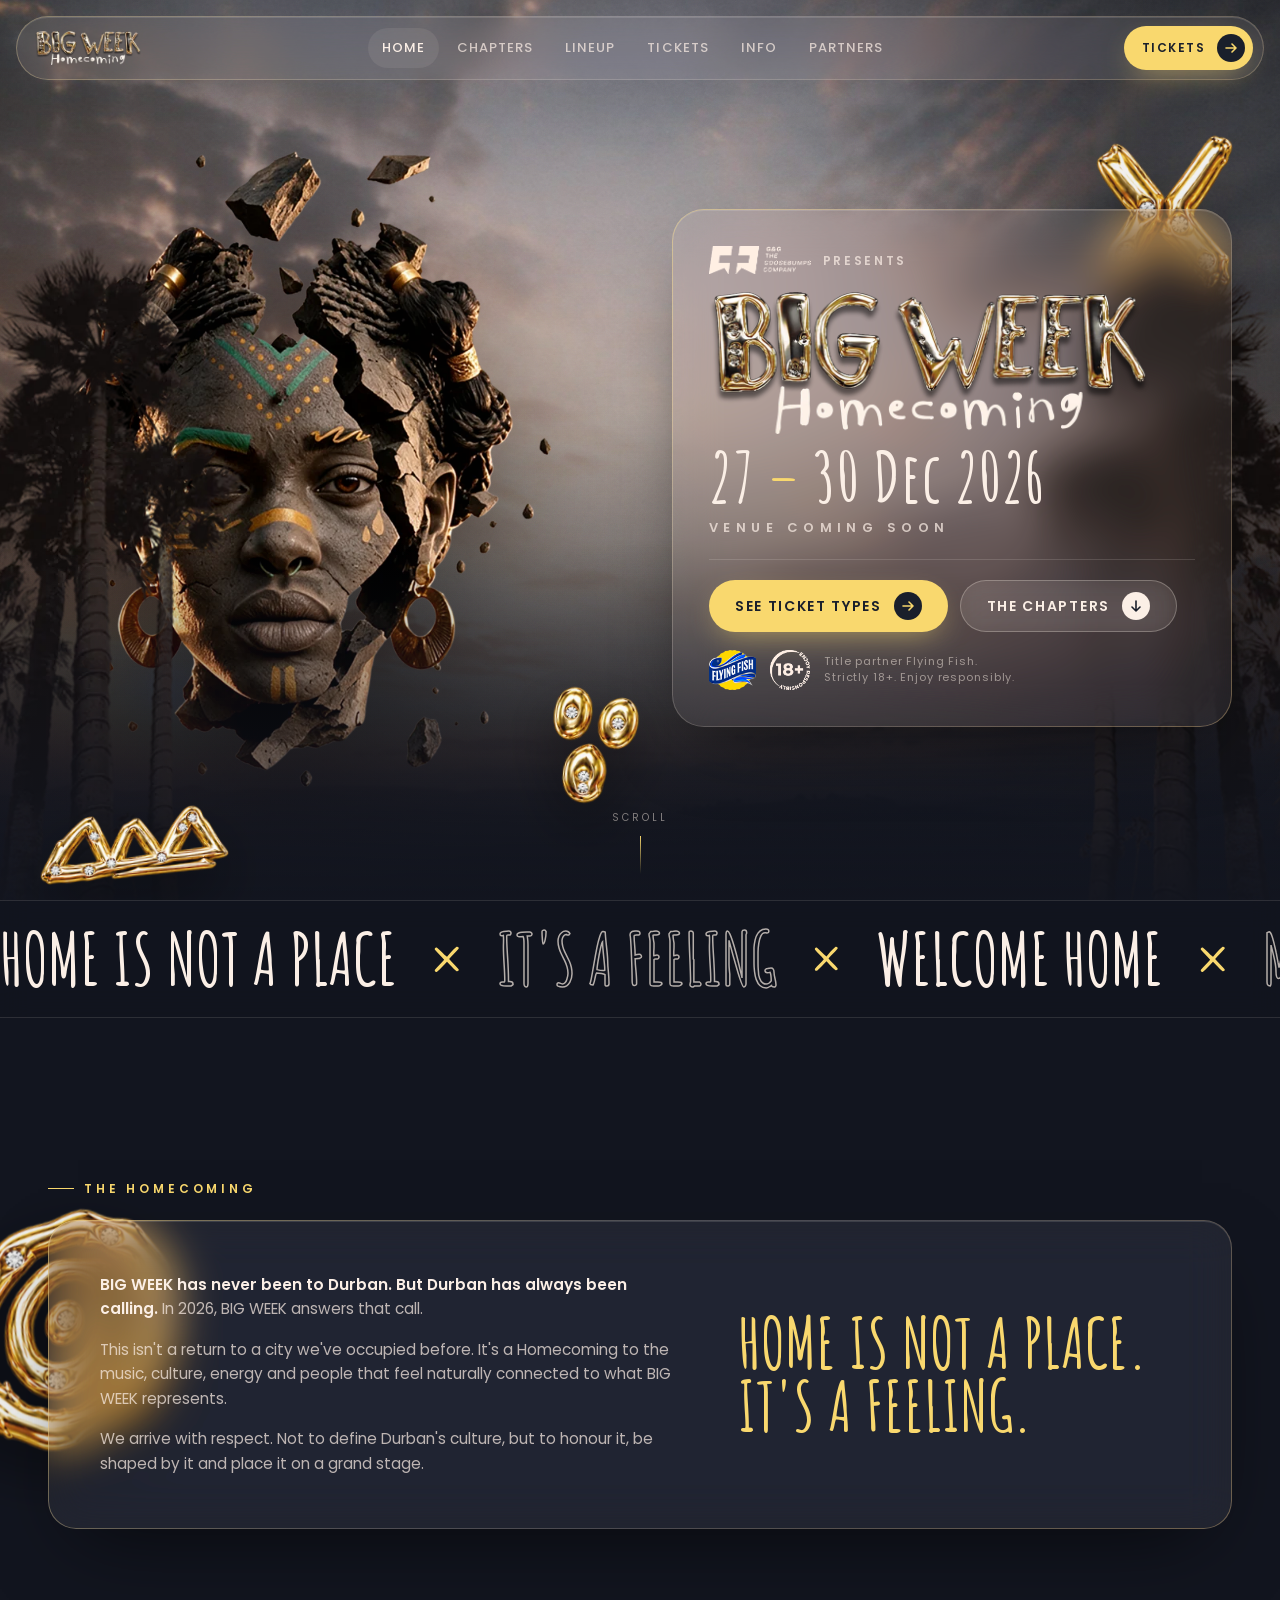
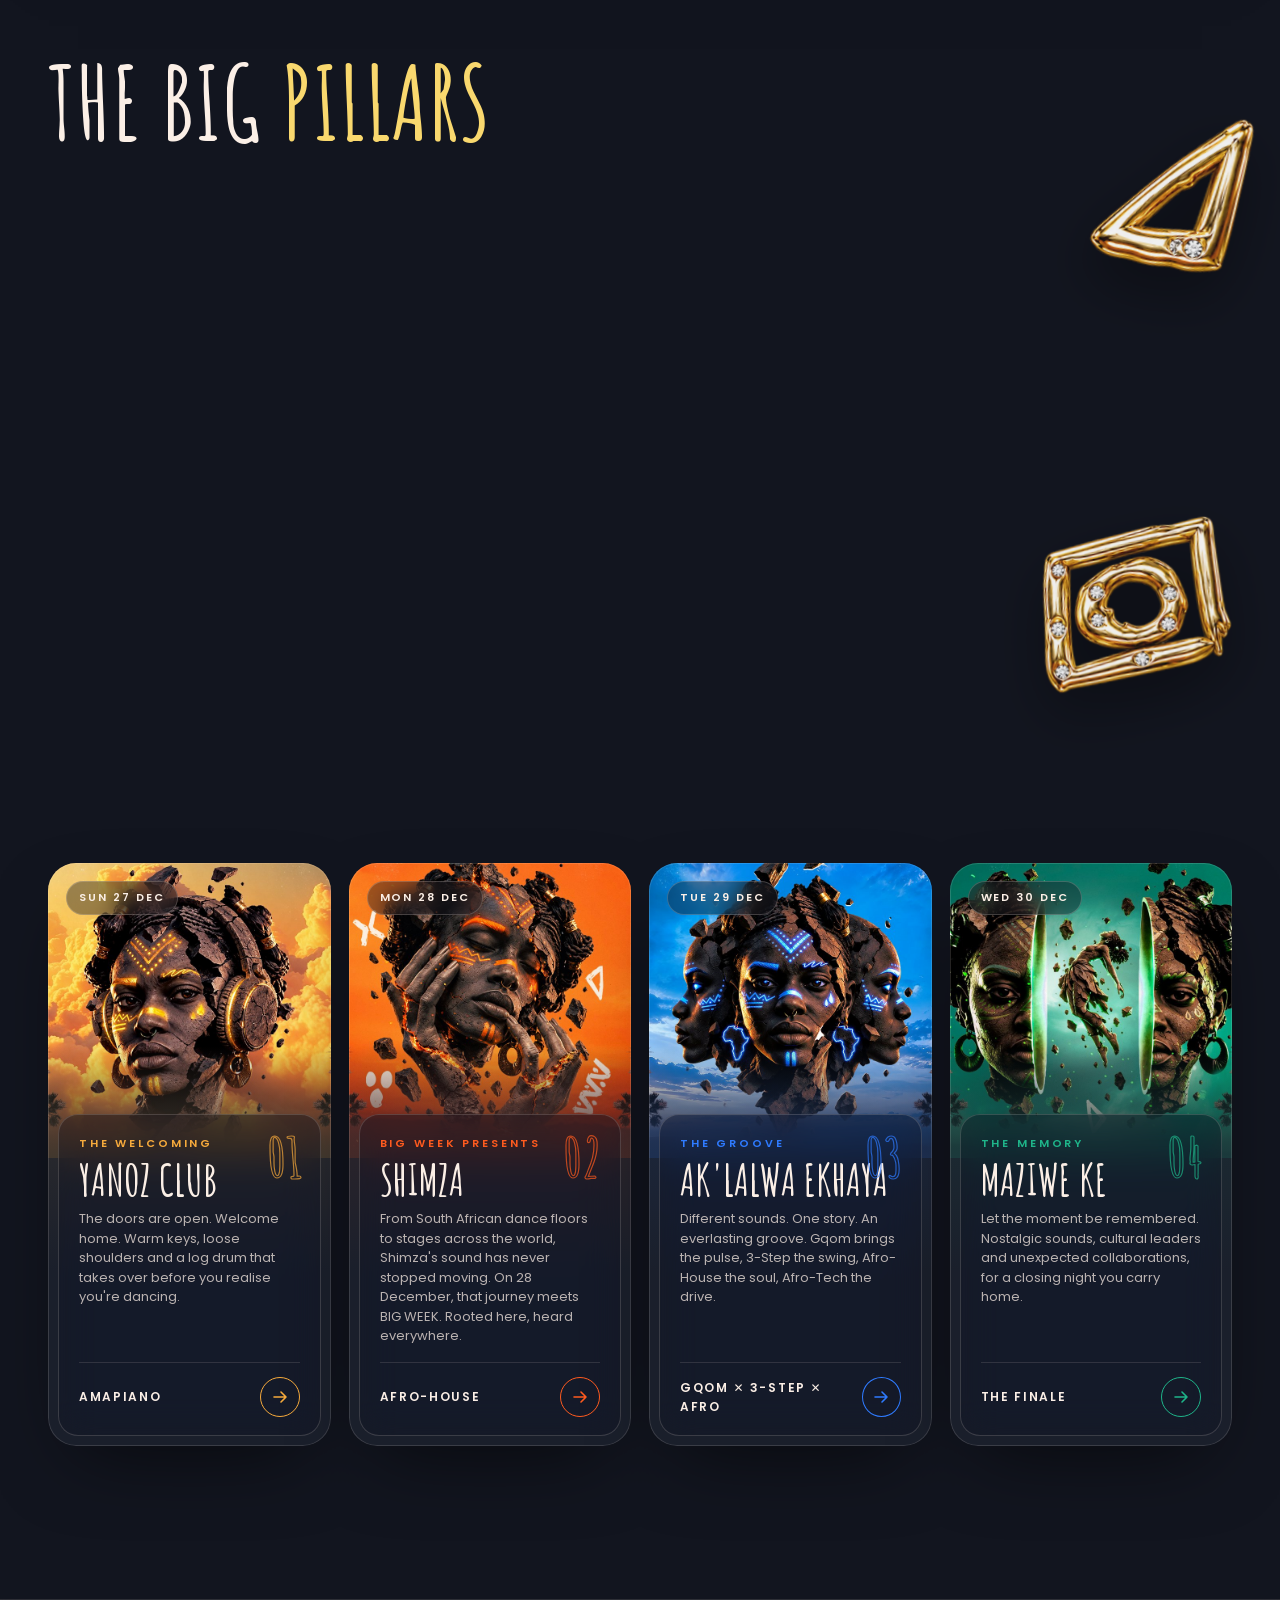
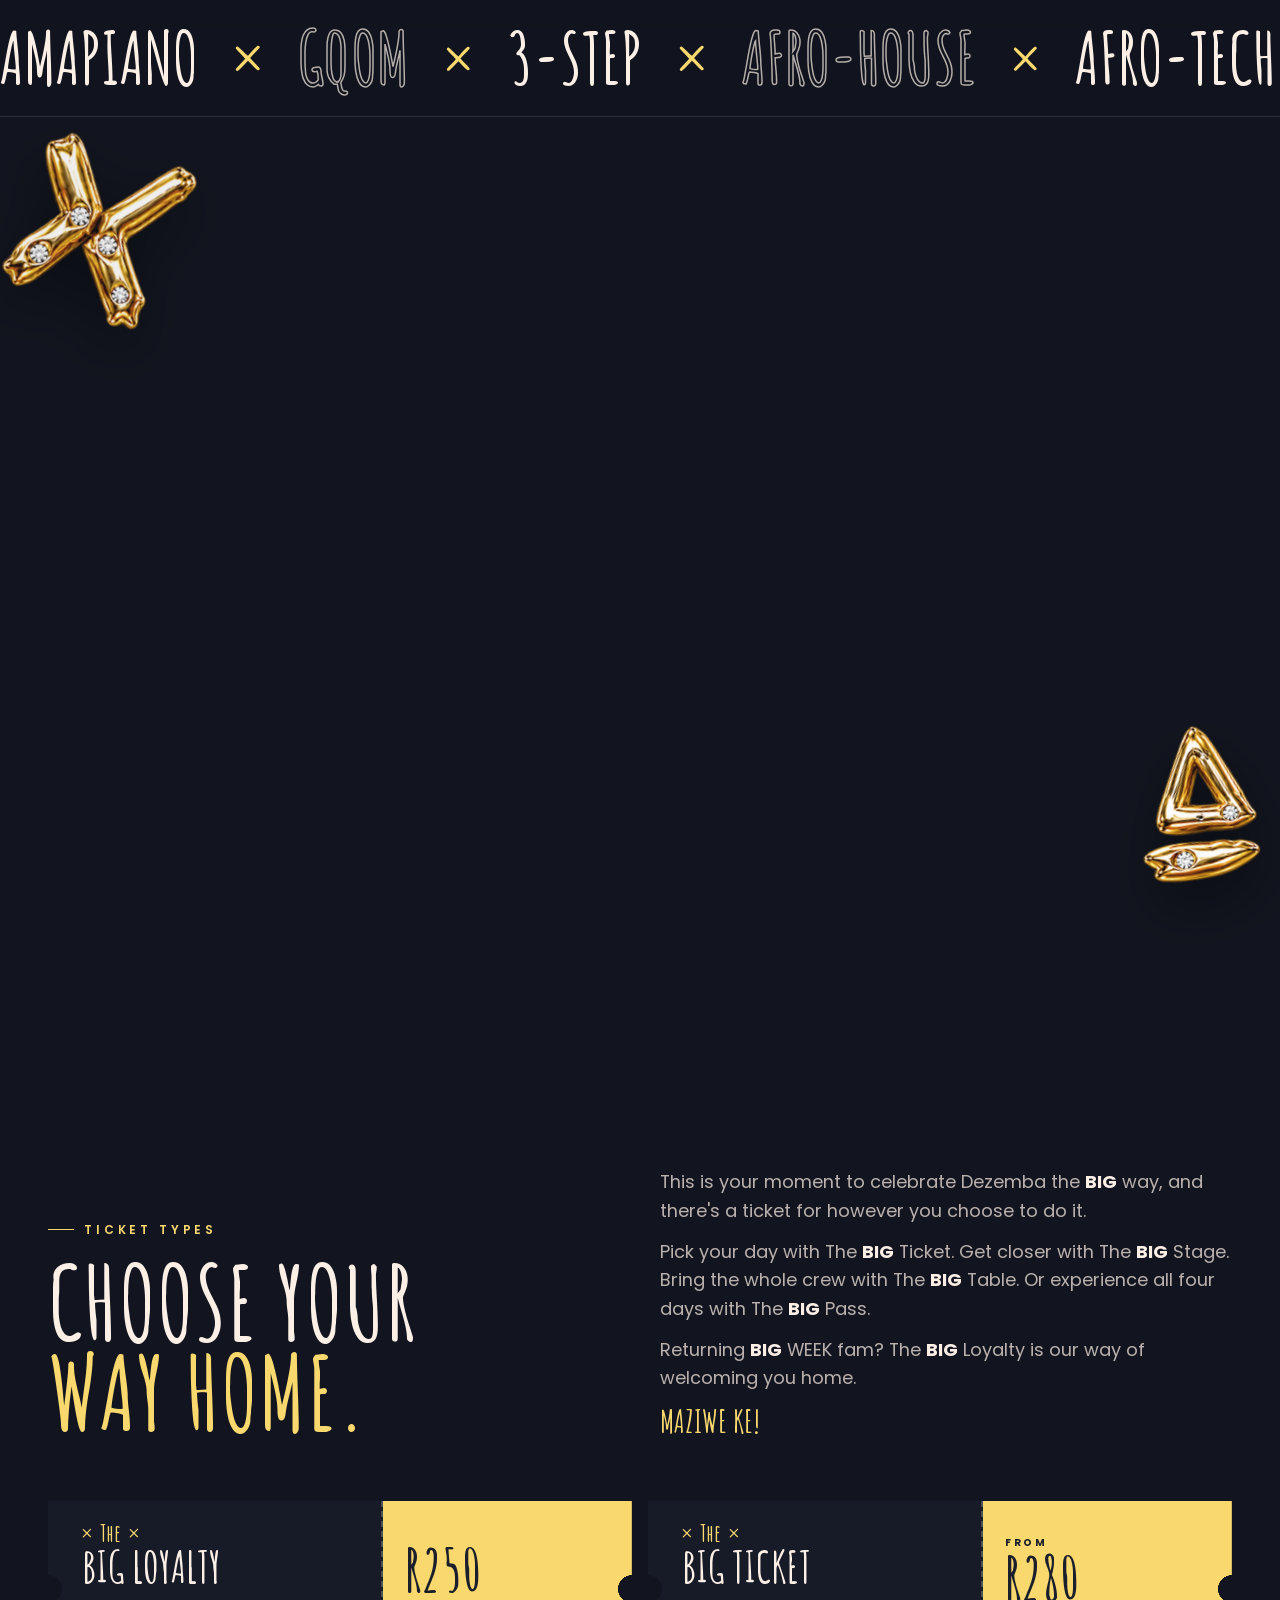
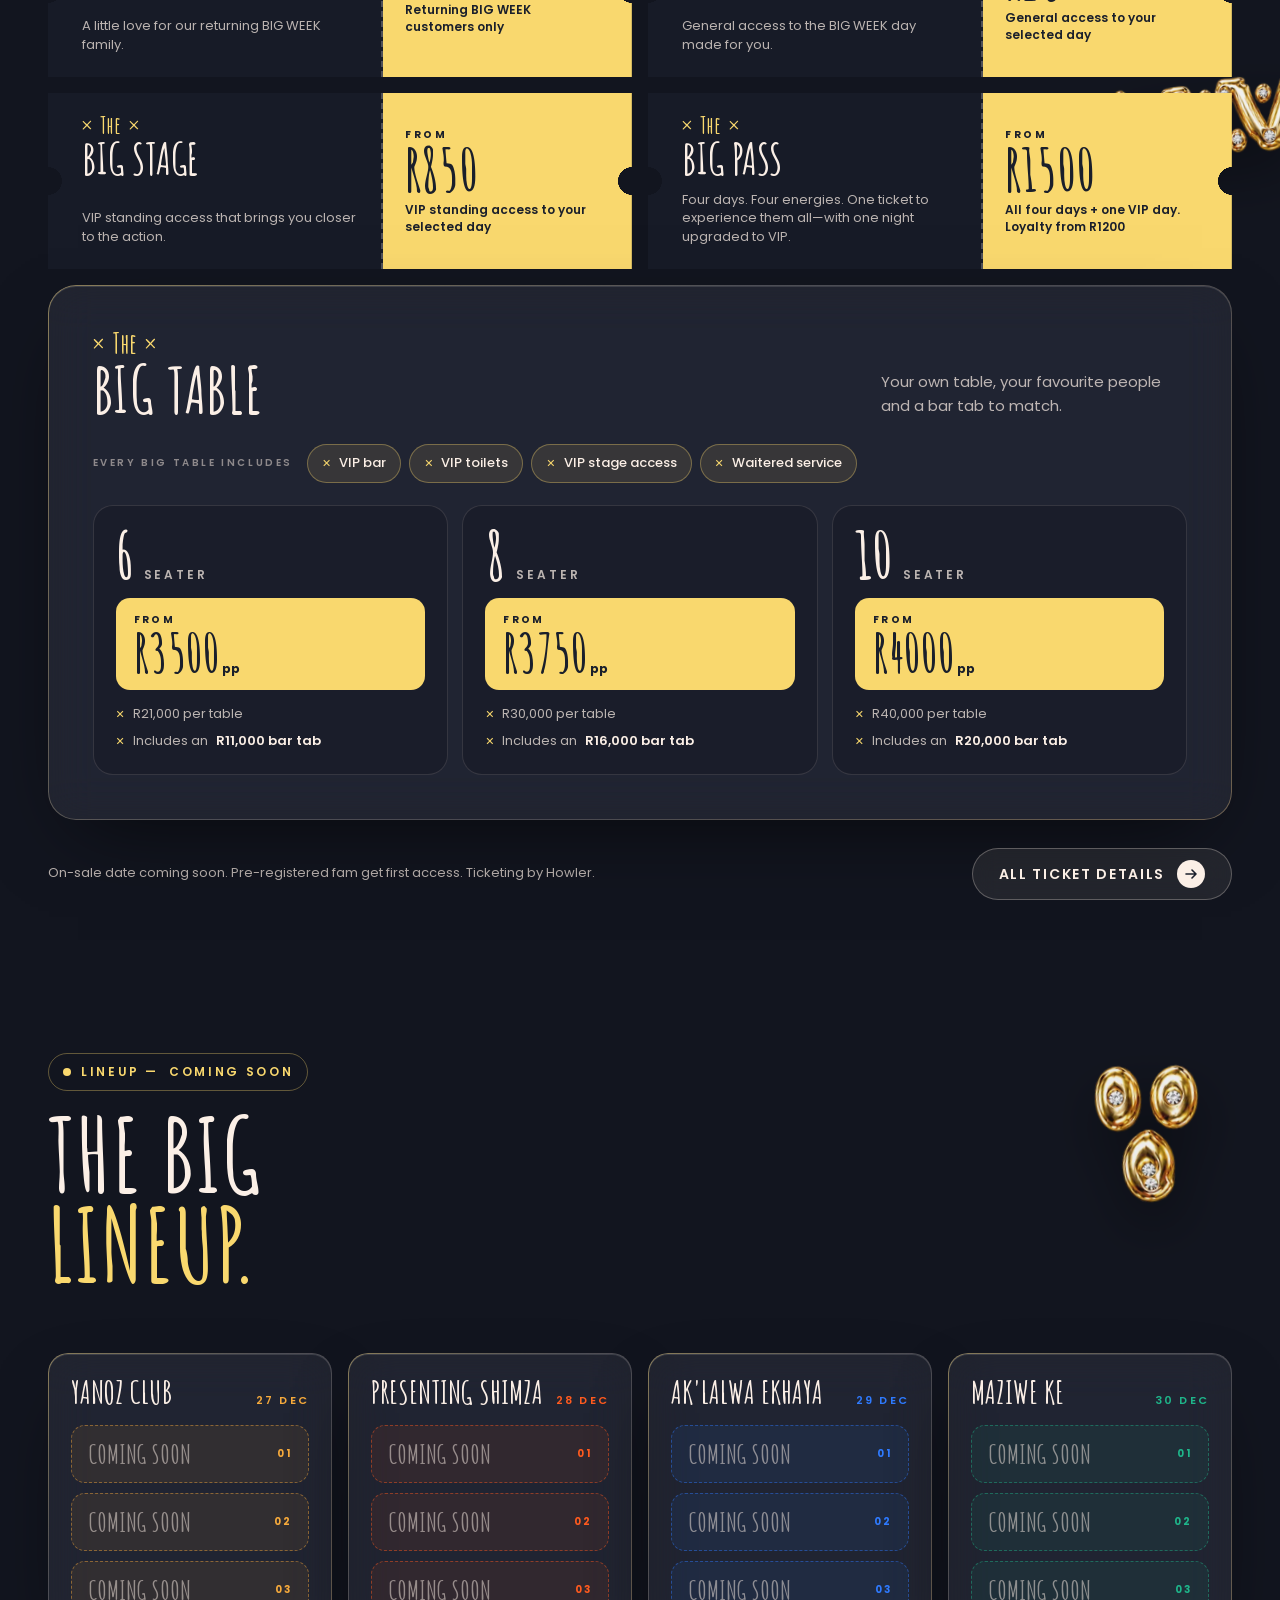
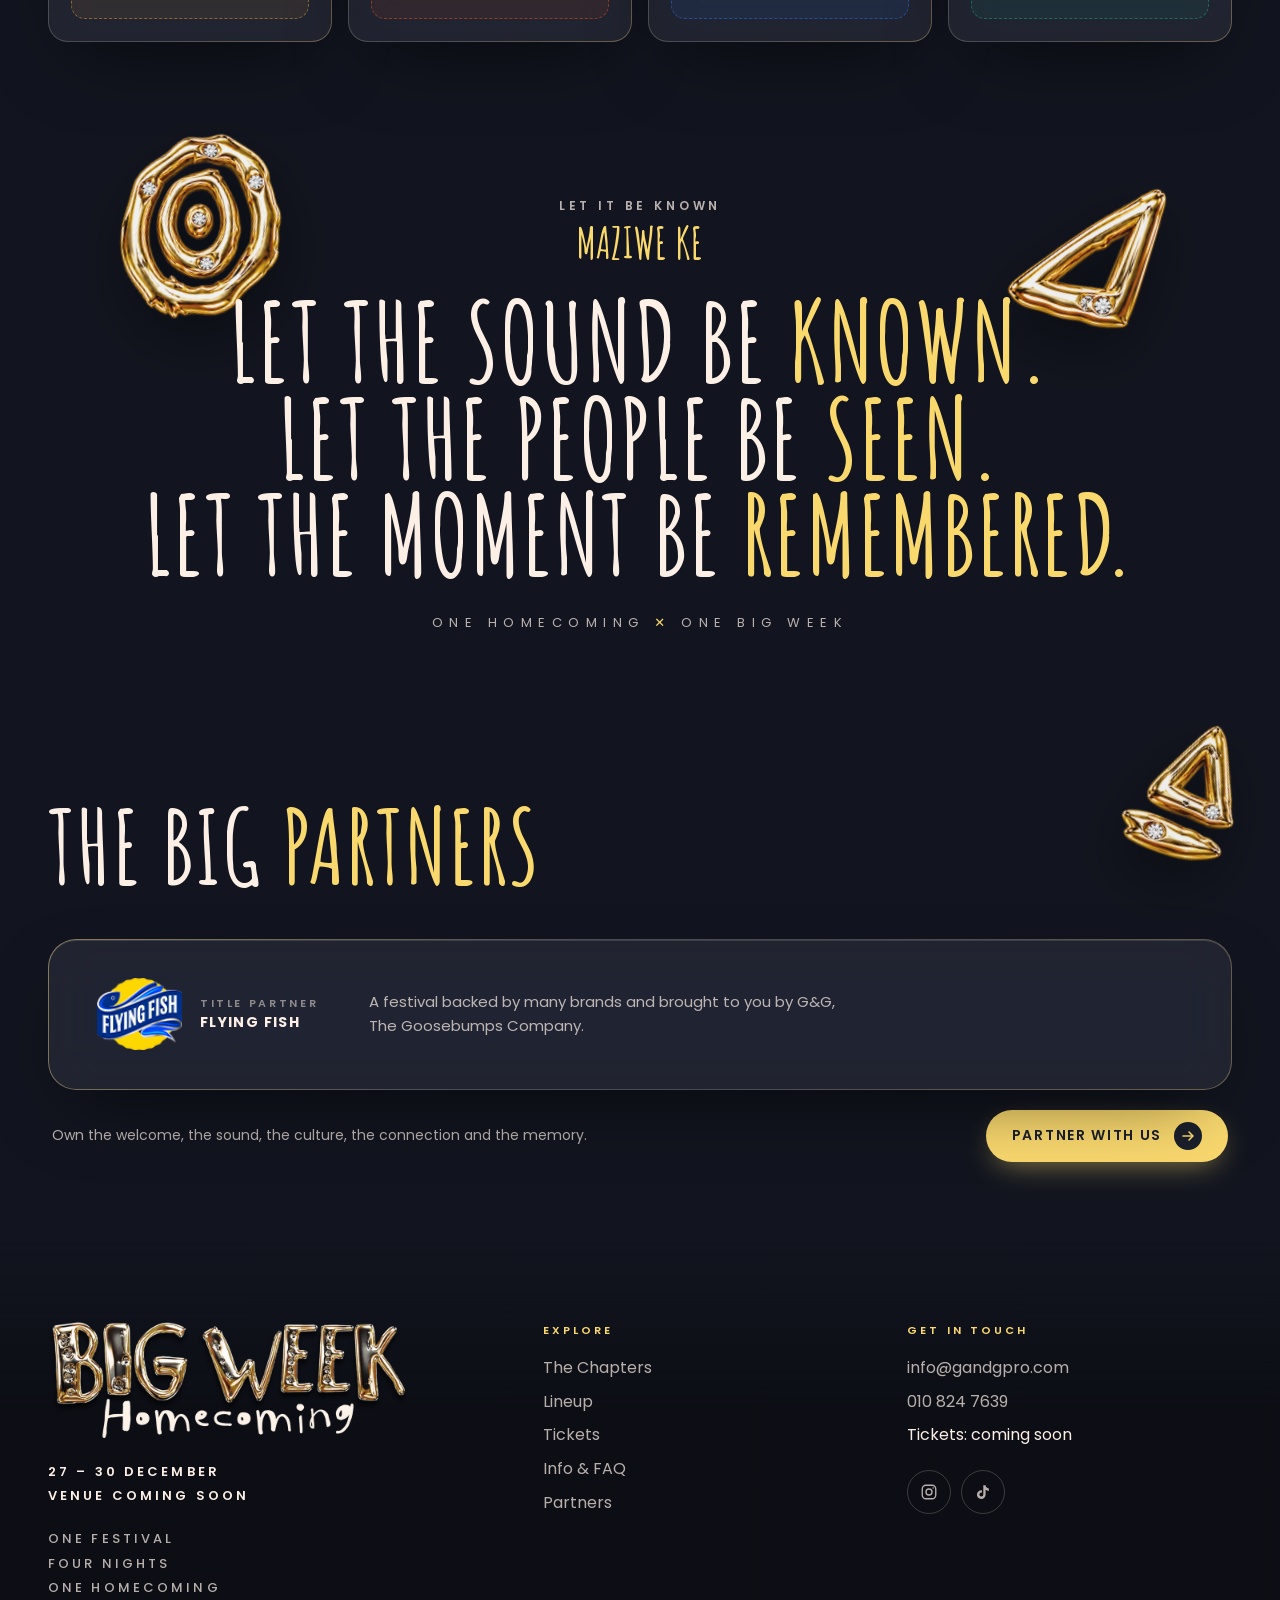
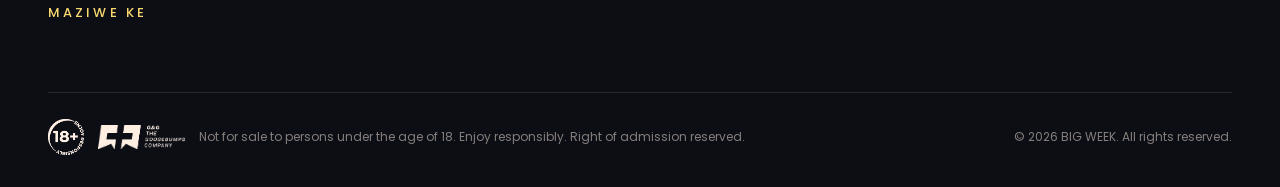
<file: index.html>
<!doctype html>
<html lang="en-ZA">
<head>
  <meta charset="utf-8">
  <meta name="viewport" content="width=device-width, initial-scale=1, viewport-fit=cover">
  <meta http-equiv="Content-Security-Policy" content="default-src 'self'; script-src 'self'; style-src 'self' 'unsafe-inline'; img-src 'self' data:; font-src 'self'; connect-src 'self'; media-src 'self'; object-src 'none'; frame-src 'none'; base-uri 'self'; form-action 'self'; upgrade-insecure-requests">
  <meta name="referrer" content="strict-origin-when-cross-origin">
  <title>BIG WEEK 2026 — Homecoming | 27–30 December, Durban</title>
  <meta name="description" content="BIG WEEK Homecoming: four nights of Amapiano, Gqom, 3-Step, Afro-House and Afro-Tech in Durban, 27–30 December 2026. Yanoz Club, BIG WEEK Presents Shimza, Ak&#x27;lalwa Ekhaya and Maziwe Ke. Tickets from R250 via Howler.">
  <link rel="canonical" href="https://bigweek.co.za/">
  <meta name="robots" content="index, follow, max-image-preview:large">
  <meta name="theme-color" content="#12151f">
  <meta name="geo.region" content="ZA-KZN">
  <meta name="geo.placename" content="Durban">

  <meta property="og:type" content="website">
  <meta property="og:site_name" content="BIG WEEK">
  <meta property="og:locale" content="en_ZA">
  <meta property="og:url" content="https://bigweek.co.za/">
  <meta property="og:title" content="BIG WEEK 2026 — Homecoming | 27–30 December, Durban">
  <meta property="og:description" content="BIG WEEK Homecoming: four nights of Amapiano, Gqom, 3-Step, Afro-House and Afro-Tech in Durban, 27–30 December 2026. Yanoz Club, BIG WEEK Presents Shimza, Ak&#x27;lalwa Ekhaya and Maziwe Ke. Tickets from R250 via Howler.">
  <meta property="og:image" content="https://bigweek.co.za/assets/img/og-image.jpg">
  <meta property="og:image:width" content="1200">
  <meta property="og:image:height" content="630">
  <meta property="og:image:alt" content="BIG WEEK Homecoming, 27–30 December 2026, Durban">
  <meta name="twitter:card" content="summary_large_image">
  <meta name="twitter:title" content="BIG WEEK 2026 — Homecoming | 27–30 December, Durban">
  <meta name="twitter:description" content="BIG WEEK Homecoming: four nights of Amapiano, Gqom, 3-Step, Afro-House and Afro-Tech in Durban, 27–30 December 2026. Yanoz Club, BIG WEEK Presents Shimza, Ak&#x27;lalwa Ekhaya and Maziwe Ke. Tickets from R250 via Howler.">
  <meta name="twitter:image" content="https://bigweek.co.za/assets/img/og-image.jpg">

  <link rel="icon" href="assets/img/icon-32.png" sizes="32x32" type="image/png">
  <link rel="icon" href="assets/img/icon-192.png" sizes="192x192" type="image/png">
  <link rel="apple-touch-icon" href="assets/img/apple-touch-icon.png">

  <link rel="preload" href="assets/fonts/amatic-sc-700-latin.woff2" as="font" type="font/woff2" crossorigin>
  <link rel="preload" href="assets/fonts/poppins-400-latin.woff2" as="font" type="font/woff2" crossorigin>
  <link rel="preload" href="assets/fonts/poppins-600-latin.woff2" as="font" type="font/woff2" crossorigin>
  <link rel="preload" as="image" href="assets/img/sky.jpg" media="(min-width: 761px)">
  <link rel="preload" as="image" href="assets/img/sky-sm.jpg" media="(max-width: 760px)">
  <link rel="preload" as="image" href="assets/img/head.webp" fetchpriority="high">
  <link rel="stylesheet" href="assets/css/style.css?v=20261008c">
  <script src="assets/js/config.js?v=20261008c"></script>
  <script src="assets/js/early.js?v=20261008c"></script>
  <script type="application/ld+json">{"@context":"https://schema.org","@type":"WebSite","name":"BIG WEEK","url":"https://bigweek.co.za/","inLanguage":"en-ZA","publisher":{"@type":"Organization","@id":"https://bigweek.co.za/#organizer","name":"G&G — The Goosebumps Company","email":"info@gandgpro.com","telephone":"+27108247639"}}</script>
  <script type="application/ld+json">{"@context":"https://schema.org","@type":"Festival","@id":"https://bigweek.co.za/#festival","name":"BIG WEEK 2026 — Homecoming","description":"BIG WEEK Homecoming: four nights of Amapiano, Gqom, 3-Step, Afro-House and Afro-Tech in Durban, 27–30 December 2026. Yanoz Club, BIG WEEK Presents Shimza, Ak'lalwa Ekhaya and Maziwe Ke. Tickets from R250 via Howler.","url":"https://bigweek.co.za/","image":["https://bigweek.co.za/assets/img/og-image.jpg"],"startDate":"2026-12-27T15:00:00+02:00","endDate":"2026-12-31T00:00:00+02:00","eventStatus":"https://schema.org/EventScheduled","eventAttendanceMode":"https://schema.org/OfflineEventAttendanceMode","location":{"@type":"Place","name":"Durban (venue to be announced)","address":{"@type":"PostalAddress","addressLocality":"Durban","addressRegion":"KwaZulu-Natal","addressCountry":"ZA"}},"offers":{"@type":"AggregateOffer","url":"https://bigweek.howler.co.za","priceCurrency":"ZAR","lowPrice":"250","highPrice":"4000","availability":"https://schema.org/InStock","validFrom":"2026-10-08T12:00:00+02:00"},"organizer":{"@type":"Organization","@id":"https://bigweek.co.za/#organizer","name":"G&G — The Goosebumps Company","email":"info@gandgpro.com","telephone":"+27108247639"},"typicalAgeRange":"18-","subEvent":[{"@type":"MusicEvent","name":"Yanoz Club — BIG WEEK 2026","startDate":"2026-12-27T15:00:00+02:00","endDate":"2026-12-28T00:00:00+02:00","description":"The Welcoming. The doors are open. Welcome home. Amapiano.","url":"https://bigweek.co.za/chapters.html#yanoz-club","image":"https://bigweek.co.za/assets/img/chapters/yanoz-club.jpg","eventStatus":"https://schema.org/EventScheduled","eventAttendanceMode":"https://schema.org/OfflineEventAttendanceMode","location":{"@type":"Place","name":"Durban (venue to be announced)","address":{"@type":"PostalAddress","addressLocality":"Durban","addressRegion":"KwaZulu-Natal","addressCountry":"ZA"}},"offers":{"@type":"AggregateOffer","url":"https://bigweek.howler.co.za","priceCurrency":"ZAR","lowPrice":"250","highPrice":"4000","availability":"https://schema.org/InStock","validFrom":"2026-10-08T12:00:00+02:00"},"organizer":{"@id":"https://bigweek.co.za/#organizer"}},{"@type":"MusicEvent","name":"BIG WEEK Presents Shimza — BIG WEEK 2026","startDate":"2026-12-28T15:00:00+02:00","endDate":"2026-12-29T00:00:00+02:00","description":"Rooted here. Heard everywhere. Afro-House and Afro-Tech.","url":"https://bigweek.co.za/chapters.html#shimza","image":"https://bigweek.co.za/assets/img/chapters/shimza.jpg","eventStatus":"https://schema.org/EventScheduled","eventAttendanceMode":"https://schema.org/OfflineEventAttendanceMode","location":{"@type":"Place","name":"Durban (venue to be announced)","address":{"@type":"PostalAddress","addressLocality":"Durban","addressRegion":"KwaZulu-Natal","addressCountry":"ZA"}},"offers":{"@type":"AggregateOffer","url":"https://bigweek.howler.co.za","priceCurrency":"ZAR","lowPrice":"250","highPrice":"4000","availability":"https://schema.org/InStock","validFrom":"2026-10-08T12:00:00+02:00"},"organizer":{"@id":"https://bigweek.co.za/#organizer"}},{"@type":"MusicEvent","name":"Ak'lalwa Ekhaya — BIG WEEK 2026","startDate":"2026-12-29T15:00:00+02:00","endDate":"2026-12-30T00:00:00+02:00","description":"Different sounds. One story. An everlasting groove. Gqom, 3-Step, Afro-House and Afro-Tech.","url":"https://bigweek.co.za/chapters.html#aklalwa-ekhaya","image":"https://bigweek.co.za/assets/img/chapters/aklalwa-ekhaya.jpg","eventStatus":"https://schema.org/EventScheduled","eventAttendanceMode":"https://schema.org/OfflineEventAttendanceMode","location":{"@type":"Place","name":"Durban (venue to be announced)","address":{"@type":"PostalAddress","addressLocality":"Durban","addressRegion":"KwaZulu-Natal","addressCountry":"ZA"}},"offers":{"@type":"AggregateOffer","url":"https://bigweek.howler.co.za","priceCurrency":"ZAR","lowPrice":"250","highPrice":"4000","availability":"https://schema.org/InStock","validFrom":"2026-10-08T12:00:00+02:00"},"organizer":{"@id":"https://bigweek.co.za/#organizer"}},{"@type":"MusicEvent","name":"Maziwe Ke — BIG WEEK 2026","startDate":"2026-12-30T15:00:00+02:00","endDate":"2026-12-31T00:00:00+02:00","description":"The Memory. Let the moment be remembered. The BIG WEEK finale.","url":"https://bigweek.co.za/chapters.html#maziwe-ke","image":"https://bigweek.co.za/assets/img/chapters/maziwe-ke.jpg","eventStatus":"https://schema.org/EventScheduled","eventAttendanceMode":"https://schema.org/OfflineEventAttendanceMode","location":{"@type":"Place","name":"Durban (venue to be announced)","address":{"@type":"PostalAddress","addressLocality":"Durban","addressRegion":"KwaZulu-Natal","addressCountry":"ZA"}},"offers":{"@type":"AggregateOffer","url":"https://bigweek.howler.co.za","priceCurrency":"ZAR","lowPrice":"250","highPrice":"4000","availability":"https://schema.org/InStock","validFrom":"2026-10-08T12:00:00+02:00"},"organizer":{"@id":"https://bigweek.co.za/#organizer"}}]}</script>
</head>
<body data-state="prereg">
  <a class="skip-link" href="#main">Skip to content</a>

  <!-- Atmosphere: the fixed sky the glass blurs -->
  <div class="atmosphere" aria-hidden="true">
    <div class="atmosphere__sky"></div>
    <div class="atmosphere__vignette"></div>
    <div class="atmosphere__shade"></div>
    <div class="orb orb--a"></div>
    <div class="orb orb--b"></div>
    <div class="atmosphere__grain"></div>
  </div>

  <!-- Navigation -->
  <header class="nav glass" role="banner">
    <a class="nav__brand" href="index.html" aria-label="BIG WEEK home">
      <img src="assets/img/logo-lockup-sm.webp" alt="BIG WEEK Homecoming" width="240" height="77" style="height:34px;width:auto">
    </a>
    <nav aria-label="Primary">
      <ul class="nav__links">
        <li><a href="index.html" aria-current="page">Home</a></li>
        <li><a href="chapters.html">Chapters</a></li>
        <li><a href="lineup.html">Lineup</a></li>
        <li><a href="tickets.html">Tickets</a></li>
        <li><a href="info.html">Info</a></li>
        <li><a href="partners.html">Partners</a></li>
      </ul>
    </nav>
    <div style="display:flex;gap:8px;align-items:center">
      <a class="btn nav__cta" data-show="prereg" data-link="preRegister" href="#pre-register">Pre-Register <span class="btn__arrow" aria-hidden="true"><svg width="12" height="12" viewBox="0 0 12 12" fill="none"><path d="M1 6h10M7 2l4 4-4 4" stroke="currentColor" stroke-width="1.6" stroke-linecap="round" stroke-linejoin="round"/></svg></span></a>
      <a class="btn nav__cta" data-show="closed loyalty onsale" href="tickets.html">Tickets <span class="btn__arrow" aria-hidden="true"><svg width="12" height="12" viewBox="0 0 12 12" fill="none"><path d="M1 6h10M7 2l4 4-4 4" stroke="currentColor" stroke-width="1.6" stroke-linecap="round" stroke-linejoin="round"/></svg></span></a>
      <button class="nav__toggle" aria-label="Open menu" aria-expanded="false" aria-controls="mobile-menu"><span></span></button>
    </div>
  </header>

  <div class="mobile-menu" id="mobile-menu" aria-hidden="true">
    <a class="mobile-menu__link" href="index.html"><small>00</small>Home</a>
    <a class="mobile-menu__link" href="chapters.html"><small>01</small>Chapters</a>
    <a class="mobile-menu__link" href="lineup.html"><small>02</small>Lineup</a>
    <a class="mobile-menu__link" href="tickets.html"><small>03</small>Tickets</a>
    <a class="mobile-menu__link" href="info.html"><small>04</small>Info</a>
    <a class="mobile-menu__link" href="partners.html"><small>05</small>Partners</a>
    <a class="btn" data-show="prereg" data-link="preRegister" href="#pre-register">Pre-Register Now <span class="btn__arrow" aria-hidden="true"><svg width="12" height="12" viewBox="0 0 12 12" fill="none"><path d="M1 6h10M7 2l4 4-4 4" stroke="currentColor" stroke-width="1.6" stroke-linecap="round" stroke-linejoin="round"/></svg></span></a>
    <a class="btn" data-show="closed loyalty onsale" href="tickets.html">Get Tickets <span class="btn__arrow" aria-hidden="true"><svg width="12" height="12" viewBox="0 0 12 12" fill="none"><path d="M1 6h10M7 2l4 4-4 4" stroke="currentColor" stroke-width="1.6" stroke-linecap="round" stroke-linejoin="round"/></svg></span></a>
  </div>

  <main id="main">

    <!-- ================= HERO ================= -->
    <section class="hero" aria-labelledby="hero-title">
      <div class="hero__stage" aria-hidden="true">
        <div class="hero__head" data-depth="-0.18"><img src="assets/img/head.webp" alt="" width="613" height="800"></div>
        <div class="hero__palms hero__palms--l" data-depth="0.12"><img src="assets/img/trees-l.webp" srcset="assets/img/trees-l-sm.webp 389w, assets/img/trees-l.webp 779w" sizes="(max-width: 900px) 60vw, 40vw" alt="" width="779" height="696"></div>
        <div class="hero__palms hero__palms--r" data-depth="0.12"><img src="assets/img/trees-r.webp" srcset="assets/img/trees-r-sm.webp 165w, assets/img/trees-r.webp 330w" sizes="(max-width: 900px) 30vw, 20vw" alt="" width="330" height="692"></div>
        <div class="hero__ground"></div>
      </div>

      <div class="wrap hero__inner">
        <div class="hero__panel glass reveal is-in">
          <div class="hero__presenter caps">
            <img src="assets/img/gg.png" alt="G&amp;G — The Goosebumps Company" width="215" height="59">
            <span>presents</span>
          </div>
          <h1 id="hero-title" class="sr-only">BIG WEEK Homecoming — 27 to 30 December 2026, Durban</h1>
          <img class="hero__logo" src="assets/img/logo-lockup.webp" alt="" width="900" height="290" fetchpriority="high">
          <p class="hero__dates">27 <span class="dash">–</span> 30 Dec 2026</p>
          <p class="hero__place">Venue coming soon</p>

          <div class="status">
            <p class="status__label" data-countdown-label>Pre-registration closes in</p>
            <div class="countdown" data-countdown role="timer" aria-live="off">
              <div class="countdown__unit"><span class="countdown__num" data-d>00</span><span class="countdown__lbl">Days</span></div>
              <div class="countdown__unit"><span class="countdown__num" data-h>00</span><span class="countdown__lbl">Hours</span></div>
              <div class="countdown__unit"><span class="countdown__num" data-m>00</span><span class="countdown__lbl">Mins</span></div>
              <div class="countdown__unit"><span class="countdown__num" data-s>00</span><span class="countdown__lbl">Secs</span></div>
            </div>
            <div class="hero__ctas">
              <a class="btn" data-show="prereg" data-link="preRegister" href="#pre-register">Pre-Register Now <span class="btn__arrow" aria-hidden="true"><svg width="12" height="12" viewBox="0 0 12 12" fill="none"><path d="M1 6h10M7 2l4 4-4 4" stroke="currentColor" stroke-width="1.6" stroke-linecap="round" stroke-linejoin="round"/></svg></span></a>
              <a class="btn" data-show="closed" href="tickets.html">See Ticket Types <span class="btn__arrow" aria-hidden="true"><svg width="12" height="12" viewBox="0 0 12 12" fill="none"><path d="M1 6h10M7 2l4 4-4 4" stroke="currentColor" stroke-width="1.6" stroke-linecap="round" stroke-linejoin="round"/></svg></span></a>
              <a class="btn" data-show="loyalty onsale" data-link="tickets" href="tickets.html">Get Tickets <span class="btn__arrow" aria-hidden="true"><svg width="12" height="12" viewBox="0 0 12 12" fill="none"><path d="M1 6h10M7 2l4 4-4 4" stroke="currentColor" stroke-width="1.6" stroke-linecap="round" stroke-linejoin="round"/></svg></span></a>
              <a class="btn btn--ghost" href="#chapters">The Chapters <span class="btn__arrow" aria-hidden="true"><svg width="12" height="12" viewBox="0 0 12 12" fill="none"><path d="M6 1v10M2 7l4 4 4-4" stroke="currentColor" stroke-width="1.6" stroke-linecap="round" stroke-linejoin="round"/></svg></span></a>
            </div>
          </div>

          <div class="hero__badges">
            <img src="assets/img/flyingfish.png" alt="Flying Fish — Title Partner" width="79" height="67">
            <img src="assets/img/u18.png" alt="18+ — Enjoy responsibly" width="68" height="68">
            <small>Title partner Flying Fish.<br>Strictly 18+. Enjoy responsibly.</small>
          </div>
        </div>
      </div>

      <span class="scroll-cue" aria-hidden="true">Scroll</span>
    </section>

    <!-- ================= MARQUEE ================= -->
    <div class="marquee" aria-hidden="true">
      <div class="marquee__track">
        <div class="marquee__item"><span>Home is not a place</span><span class="x-mark"></span><span class="outline">It's a feeling</span><span class="x-mark"></span><span>Welcome home</span><span class="x-mark"></span><span class="outline">Maziwe Ke</span><span class="x-mark"></span></div>
        <div class="marquee__item"><span>Home is not a place</span><span class="x-mark"></span><span class="outline">It's a feeling</span><span class="x-mark"></span><span>Welcome home</span><span class="x-mark"></span><span class="outline">Maziwe Ke</span><span class="x-mark"></span></div>
      </div>
    </div>

    <!-- ================= STORY ================= -->
    <section class="section" id="story" aria-label="The Homecoming">
      <div class="wrap">
        <span class="eyebrow reveal">The Homecoming</span>
        <div class="story__card glass reveal" style="--d:.08s">
          <div class="story__text">
            <p><strong>BIG WEEK has never been to Durban. But Durban has always been calling.</strong> In 2026, BIG WEEK answers that call.</p>
            <p>This isn't a return to a city we've occupied before. It's a Homecoming to the music, culture, energy and people that feel naturally connected to what BIG WEEK represents.</p>
            <p>We arrive with respect. Not to define Durban's culture, but to honour it, be shaped by it and place it on a grand stage.</p>
          </div>
          <p class="story__quote">Home is not a place.<br>It's a feeling.</p>
        </div>

        <h2 class="display h-lg pillars__title reveal">The BIG <span class="accent">Pillars</span></h2>
        <div class="pillars">
          <article class="pillar glass reveal">
            <span class="pillar__num">01</span>
            <h3>Ekhaya<small>Home</small></h3>
            <p>Arrive as individuals, become part of something together. A place for everyone, and the feeling of being exactly where you belong.</p>
          </article>
          <article class="pillar glass reveal" style="--d:.08s">
            <span class="pillar__num">02</span>
            <h3>Culture on a Grand Stage<small>The sound</small></h3>
            <p>Amapiano, Gqom, 3-Step, Afro-House and Afro-Tech. Not just genres, but South African movements that continue to travel the world.</p>
          </article>
          <article class="pillar glass reveal" style="--d:.16s">
            <span class="pillar__num">03</span>
            <h3>Maziwe Ke<small>Let it be known</small></h3>
            <p>Let African music be known. Let local talent be seen. Arrive confidently, express yourself fully and become part of the story.</p>
          </article>
        </div>
      </div>
    </section>

    <!-- ================= CHAPTERS ================= -->
    <section class="section" id="chapters" aria-labelledby="chapters-title" style="padding-top:0">
      <div class="wrap">
        <div class="chapters__head">
          <div class="reveal">
            <span class="eyebrow eyebrow--plain">27 – 30 December 2026</span>
            <h2 id="chapters-title" class="display h-lg" style="margin-top:18px">Four chapters.<br><span class="accent">One festival.</span></h2>
          </div>
          <div class="journey reveal" style="--d:.1s" aria-label="The journey: Welcome, Connect, Rhythm, Remember">
            <span>Welcome</span><svg width="18" height="10" viewBox="0 0 18 10" fill="none" aria-hidden="true"><path d="M0 5h16M12 1l4 4-4 4" stroke="currentColor" stroke-width="1.5"/></svg>
            <span>Connect</span><svg width="18" height="10" viewBox="0 0 18 10" fill="none" aria-hidden="true"><path d="M0 5h16M12 1l4 4-4 4" stroke="currentColor" stroke-width="1.5"/></svg>
            <span>Rhythm</span><svg width="18" height="10" viewBox="0 0 18 10" fill="none" aria-hidden="true"><path d="M0 5h16M12 1l4 4-4 4" stroke="currentColor" stroke-width="1.5"/></svg>
            <span>Remember</span>
          </div>
        </div>

        <div class="chapters__grid">
          <a class="chapter chapter--yanoz reveal" href="chapters.html#yanoz-club">
            <div class="chapter__img"><img src="assets/img/chapters/yanoz-club.jpg" alt="Yanoz Club theme artwork: a cracked clay face wearing gold-lit headphones against amber clouds" loading="lazy" width="700" height="730"></div>
                        <span class="chapter__date">Sun 27 Dec</span>
            <div class="chapter__body">
              <span class="chapter__num">01</span>
              <span class="chapter__role">The Welcoming</span>
              <h3 class="chapter__name">Yanoz Club</h3>
              <p class="chapter__msg">The doors are open. Welcome home. Warm keys, loose shoulders and a log drum that takes over before you realise you're dancing.</p>
              <div class="chapter__foot"><span>Amapiano</span><span class="arrow-link" aria-hidden="true"><svg width="14" height="14" viewBox="0 0 14 14" fill="none"><path d="M1 7h12M8 2l5 5-5 5" stroke="currentColor" stroke-width="1.6" stroke-linecap="round" stroke-linejoin="round"/></svg></span></div>
            </div>
          </a>

          <a class="chapter chapter--shimza reveal" style="--d:.08s" href="chapters.html#shimza">
            <div class="chapter__img"><img src="assets/img/chapters/shimza.jpg" alt="BIG WEEK Presents Shimza theme artwork: a clay face cradled by hands, glowing with orange embers" loading="lazy" width="700" height="730"></div>
                        <span class="chapter__date">Mon 28 Dec</span>
            <div class="chapter__body">
              <span class="chapter__num">02</span>
              <span class="chapter__role">BIG WEEK Presents</span>
              <h3 class="chapter__name">Shimza</h3>
              <p class="chapter__msg">From South African dance floors to stages across the world, Shimza's sound has never stopped moving. On 28 December, that journey meets BIG WEEK. Rooted here, heard everywhere.</p>
              <div class="chapter__foot"><span>Afro-House</span><span class="arrow-link" aria-hidden="true"><svg width="14" height="14" viewBox="0 0 14 14" fill="none"><path d="M1 7h12M8 2l5 5-5 5" stroke="currentColor" stroke-width="1.6" stroke-linecap="round" stroke-linejoin="round"/></svg></span></div>
            </div>
          </a>

          <a class="chapter chapter--aklalwa reveal" style="--d:.16s" href="chapters.html#aklalwa-ekhaya">
            <div class="chapter__img"><img src="assets/img/chapters/aklalwa-ekhaya.jpg" alt="Ak'lalwa Ekhaya theme artwork: three clay faces with electric-blue markings against a blue sky" loading="lazy" width="700" height="730"></div>
                        <span class="chapter__date">Tue 29 Dec</span>
            <div class="chapter__body">
              <span class="chapter__num">03</span>
              <span class="chapter__role">The Groove</span>
              <h3 class="chapter__name">Ak'lalwa Ekhaya</h3>
              <p class="chapter__msg">Different sounds. One story. An everlasting groove. Gqom brings the pulse, 3-Step the swing, Afro-House the soul, Afro-Tech the drive.</p>
              <div class="chapter__foot"><span>Gqom ✕ 3-Step ✕ Afro</span><span class="arrow-link" aria-hidden="true"><svg width="14" height="14" viewBox="0 0 14 14" fill="none"><path d="M1 7h12M8 2l5 5-5 5" stroke="currentColor" stroke-width="1.6" stroke-linecap="round" stroke-linejoin="round"/></svg></span></div>
            </div>
          </a>

          <a class="chapter chapter--maziwe reveal" style="--d:.24s" href="chapters.html#maziwe-ke">
            <div class="chapter__img"><img src="assets/img/chapters/maziwe-ke.jpg" alt="Maziwe Ke theme artwork: a clay face split open by an emerald portal, a dancer floating between the halves" loading="lazy" width="700" height="730"></div>
                        <span class="chapter__date">Wed 30 Dec</span>
            <div class="chapter__body">
              <span class="chapter__num">04</span>
              <span class="chapter__role">The Memory</span>
              <h3 class="chapter__name">Maziwe Ke</h3>
              <p class="chapter__msg">Let the moment be remembered. Nostalgic sounds, cultural leaders and unexpected collaborations, for a closing night you carry home.</p>
              <div class="chapter__foot"><span>The Finale</span><span class="arrow-link" aria-hidden="true"><svg width="14" height="14" viewBox="0 0 14 14" fill="none"><path d="M1 7h12M8 2l5 5-5 5" stroke="currentColor" stroke-width="1.6" stroke-linecap="round" stroke-linejoin="round"/></svg></span></div>
            </div>
          </a>
        </div>
      </div>
    </section>

    <!-- ================= SOUND MARQUEE ================= -->
    <div class="marquee marquee--reverse" aria-label="The sounds of BIG WEEK: Amapiano, Gqom, 3-Step, Afro-House, Afro-Tech">
      <div class="marquee__track" aria-hidden="true">
        <div class="marquee__item"><span>Amapiano</span><span class="x-mark"></span><span class="outline">Gqom</span><span class="x-mark"></span><span>3-Step</span><span class="x-mark"></span><span class="outline">Afro-House</span><span class="x-mark"></span><span>Afro-Tech</span><span class="x-mark"></span></div>
        <div class="marquee__item"><span>Amapiano</span><span class="x-mark"></span><span class="outline">Gqom</span><span class="x-mark"></span><span>3-Step</span><span class="x-mark"></span><span class="outline">Afro-House</span><span class="x-mark"></span><span>Afro-Tech</span><span class="x-mark"></span></div>
      </div>
    </div>

    <!-- ================= ON-SALE COUNTDOWN ================= -->
    <section class="section" id="pre-register" aria-labelledby="onsale-title">
      <div class="wrap">
        <div class="onsale glass reveal">
          <span class="eyebrow eyebrow--plain onsale__eyebrow" data-show="prereg closed"><span data-date>On sale to pre-registered fam</span><span class="x-mark" data-date></span><span data-date>8 October, 12:00</span><span data-tbc>On-sale date coming soon</span></span>
          <span class="eyebrow eyebrow--plain" data-show="loyalty onsale">The wait is over</span>
          <h2 id="onsale-title" class="display h-lg onsale__title" data-show="prereg closed">Tickets drop <span class="accent">soon.</span></h2>
          <h2 class="display h-lg onsale__title" data-show="loyalty onsale">Tickets are <span class="accent">live.</span></h2>

          <div class="countdown countdown--xl" data-countdown data-countdown-to="loyaltyOnSale" role="timer" aria-live="off" data-show="prereg closed">
            <div class="countdown__unit"><span class="countdown__num" data-d>00</span><span class="countdown__lbl">Days</span></div>
            <div class="countdown__unit"><span class="countdown__num" data-h>00</span><span class="countdown__lbl">Hours</span></div>
            <div class="countdown__unit"><span class="countdown__num" data-m>00</span><span class="countdown__lbl">Mins</span></div>
            <div class="countdown__unit"><span class="countdown__num" data-s>00</span><span class="countdown__lbl">Secs</span></div>
          </div>

          <div class="onsale__benefits">
            <p class="caps onsale__benefits-title">The BIG loyalty benefits</p>
            <ul class="benefits">
              <li><span class="x-mark"></span>24-hour early ticket access</li>
              <li><span class="x-mark"></span>First look at the BIG artists</li>
              <li><span class="x-mark"></span>The BIG news, direct to your inbox</li>
              <li><span class="x-mark"></span>First come, first served</li>
            </ul>
          </div>

          <div class="onsale__cta">
            <a class="btn btn--lg" data-show="prereg" data-link="preRegister" href="#pre-register">Pre-Register Now <span class="btn__arrow" aria-hidden="true"><svg width="12" height="12" viewBox="0 0 12 12" fill="none"><path d="M1 6h10M7 2l4 4-4 4" stroke="currentColor" stroke-width="1.6" stroke-linecap="round" stroke-linejoin="round"/></svg></span></a>
            <p class="onsale__closed" data-show="closed">On-sale date coming soon.</p>
            <a class="btn btn--lg" data-show="loyalty onsale" data-link="tickets" href="tickets.html">Get Tickets <span class="btn__arrow" aria-hidden="true"><svg width="12" height="12" viewBox="0 0 12 12" fill="none"><path d="M1 6h10M7 2l4 4-4 4" stroke="currentColor" stroke-width="1.6" stroke-linecap="round" stroke-linejoin="round"/></svg></span></a>
            <p class="onsale__note" data-show="prereg">Pre-registration closes 4 October at midnight. Early access does not guarantee an Early Bird ticket; tickets are first come, first served. Loyalty customers must still pre-register to receive 24-hour early access.</p>
            <p class="onsale__note" data-show="closed">Pre-registration is now closed. Pre-registered fam get first access when tickets go on sale, followed by the public. Follow @bigweekfestival for the on-sale announcement. Early access does not guarantee an Early Bird ticket; tickets are first come, first served.</p>
          </div>
        </div>
      </div>
    </section>

    <!-- ================= TICKETS TEASER ================= -->
    <section class="section" id="tickets" aria-labelledby="tickets-title" style="padding-top:0">
      <div class="wrap">
        <div class="chapters__head">
          <div class="reveal">
            <span class="eyebrow">Ticket types</span>
            <h2 id="tickets-title" class="display h-lg" style="margin-top:18px">Choose your<br><span class="accent">way home.</span></h2>
          </div>
          <div class="lede tickets__lede reveal" style="--d:.1s"><p>This is your moment to celebrate Dezemba the <b>BIG</b> way, and there&#39;s a ticket for however you choose to do it.</p><p>Pick your day with The <b>BIG</b> Ticket. Get closer with The <b>BIG</b> Stage. Bring the whole crew with The <b>BIG</b> Table. Or experience all four days with The <b>BIG</b> Pass.</p><p>Returning <b>BIG</b> WEEK fam? The <b>BIG</b> Loyalty is our way of welcoming you home.</p><p class="tickets__sign">Maziwe ke!</p></div>
        </div>

        <div class="stubs">
          <a class="stub reveal" style="--d:0s" href="tickets.html#loyalty">
            <div class="stub__name"><span class="pre"><span class="x-mark"></span>The<span class="x-mark"></span></span><h3>BIG Loyalty</h3><p class="stub__desc">A little love for our returning BIG WEEK family.</p></div>
            <div class="stub__price"><span class="amt">R250</span><p>Returning BIG WEEK customers only</p></div>
          </a>
          <a class="stub reveal" style="--d:.06s" href="tickets.html#big-ticket">
            <div class="stub__name"><span class="pre"><span class="x-mark"></span>The<span class="x-mark"></span></span><h3>BIG Ticket</h3><p class="stub__desc">General access to the BIG WEEK day made for you.</p></div>
            <div class="stub__price"><span class="from">From</span><span class="amt">R280</span><p>General access to your selected day</p></div>
          </a>
          <a class="stub reveal" style="--d:.12s" href="tickets.html#big-stage">
            <div class="stub__name"><span class="pre"><span class="x-mark"></span>The<span class="x-mark"></span></span><h3>BIG Stage</h3><p class="stub__desc">VIP standing access that brings you closer to the action.</p></div>
            <div class="stub__price"><span class="from">From</span><span class="amt">R850</span><p>VIP standing access to your selected day</p></div>
          </a>
          <a class="stub reveal" style="--d:.18s" href="tickets.html#big-pass">
            <div class="stub__name"><span class="pre"><span class="x-mark"></span>The<span class="x-mark"></span></span><h3>BIG Pass</h3><p class="stub__desc">Four days. Four energies. One ticket to experience them all—with one night upgraded to VIP.</p></div>
            <div class="stub__price"><span class="from">From</span><span class="amt">R1500</span><p>All four days + one VIP day. Loyalty from R1200</p></div>
          </a>
        </div>

        <div class="bigtable glass reveal" id="big-table">
          <div class="bigtable__head">
            <div>
              <span class="pre-x"><span class="x-mark"></span>The<span class="x-mark"></span></span>
              <h3 class="display h-md">BIG Table</h3>
            </div>
            <p>Your own table, your favourite people and a bar tab to match.</p>
          </div>
          <div class="bigtable__perks">
            <span class="bigtable__perks-lbl">Every BIG Table includes</span>
            <ul><li>VIP bar</li><li>VIP toilets</li><li>VIP stage access</li><li>Waitered service</li></ul>
          </div>
          <div class="bigtable__packs">
            <div class="pack">
              <span class="pack__seats"><b>6</b>Seater</span>
              <div class="pack__price"><span class="from">From</span><span class="amt">R3500<sub>pp</sub></span></div>
              <ul><li>R21,000 per table</li><li>Includes an <b>R11,000 bar tab</b></li></ul>
            </div>
            <div class="pack">
              <span class="pack__seats"><b>8</b>Seater</span>
              <div class="pack__price"><span class="from">From</span><span class="amt">R3750<sub>pp</sub></span></div>
              <ul><li>R30,000 per table</li><li>Includes an <b>R16,000 bar tab</b></li></ul>
            </div>
            <div class="pack">
              <span class="pack__seats"><b>10</b>Seater</span>
              <div class="pack__price"><span class="from">From</span><span class="amt">R4000<sub>pp</sub></span></div>
              <ul><li>R40,000 per table</li><li>Includes an <b>R20,000 bar tab</b></li></ul>
            </div>
          </div>
        </div>

        <div class="tickets__foot reveal">
          <span>On-sale date coming soon. Pre-registered fam get first access. Ticketing by Howler.</span>
          <a class="btn btn--ghost" href="tickets.html">All ticket details <span class="btn__arrow" aria-hidden="true"><svg width="12" height="12" viewBox="0 0 12 12" fill="none"><path d="M1 6h10M7 2l4 4-4 4" stroke="currentColor" stroke-width="1.6" stroke-linecap="round" stroke-linejoin="round"/></svg></span></a>
        </div>
      </div>
    </section>

    <!-- ================= LINEUP TEASER ================= -->
    <section class="section" id="lineup" aria-labelledby="lineup-title" style="padding-top:0">
      <div class="wrap">
        <div class="chapters__head">
          <div class="reveal">
            <span class="phase-tag"><i></i>Lineup — <span data-lineup-status>Coming soon</span></span>
            <h2 id="lineup-title" class="display h-lg" style="margin-top:18px">The BIG<br><span class="accent">Lineup.</span></h2>
          </div>
        </div>
        <div class="lineup-grid">
          <div class="lineup-col lineup-col--yanoz glass reveal">
            <header><b>Yanoz Club</b><span>27 DEC</span></header>
            <div data-lineup-teaser="yanoz-club"><div class="slot">Coming soon<small>01</small></div><div class="slot">Coming soon<small>02</small></div><div class="slot">Coming soon<small>03</small></div></div>
          </div>
          <div class="lineup-col lineup-col--shimza glass reveal" style="--d:.06s">
            <header><b>Presenting Shimza</b><span>28 DEC</span></header>
            <div data-lineup-teaser="shimza"><div class="slot">Coming soon<small>01</small></div><div class="slot">Coming soon<small>02</small></div><div class="slot">Coming soon<small>03</small></div></div>
          </div>
          <div class="lineup-col lineup-col--aklalwa glass reveal" style="--d:.12s">
            <header><b>Ak'lalwa Ekhaya</b><span>29 DEC</span></header>
            <div data-lineup-teaser="aklalwa-ekhaya"><div class="slot">Coming soon<small>01</small></div><div class="slot">Coming soon<small>02</small></div><div class="slot">Coming soon<small>03</small></div></div>
          </div>
          <div class="lineup-col lineup-col--maziwe glass reveal" style="--d:.18s">
            <header><b>Maziwe Ke</b><span>30 DEC</span></header>
            <div data-lineup-teaser="maziwe-ke"><div class="slot">Coming soon<small>01</small></div><div class="slot">Coming soon<small>02</small></div><div class="slot">Coming soon<small>03</small></div></div>
          </div>
        </div>
      </div>
    </section>

    <!-- ================= MAZIWE KE STATEMENT ================= -->
    <section class="section statement" aria-labelledby="statement-title" style="padding-top:0">
      <div class="wrap">
        <p class="statement__eyebrow"><span>Let it be known</span><b>Maziwe Ke</b></p>
        <h2 id="statement-title" class="statement__lines">
          <span class="display reveal">Let the sound be <b>known.</b></span>
          <span class="display reveal" style="--d:.1s">Let the people be <b>seen.</b></span>
          <span class="display reveal" style="--d:.2s">Let the moment be <b>remembered.</b></span>
        </h2>
        <p class="statement__sign reveal" style="--d:.3s">One Homecoming <span class="accent">✕</span> One BIG WEEK</p>
      </div>
    </section>

    <!-- ================= PARTNERS ================= -->
    <section class="section" id="partners" aria-labelledby="partners-title" style="padding-top:0;padding-bottom:40px">
      <div class="wrap">
        <h2 id="partners-title" class="display h-lg reveal" style="margin-bottom:clamp(28px,4vw,48px)">The BIG <span class="accent">Partners</span></h2>
        <div class="partners glass reveal">
          <div class="partners__logo">
            <img src="assets/img/flyingfish.png" alt="Flying Fish" width="79" height="67">
            <span>Title Partner<b>Flying Fish</b></span>
          </div>
          <p>A festival backed by many brands and brought to you by G&amp;G, The Goosebumps Company.</p>
        </div>
        <div class="partners__cta reveal">
          <p>Own the welcome, the sound, the culture, the connection and the memory.</p>
          <a class="btn" href="partners.html">Partner with us <span class="btn__arrow" aria-hidden="true"><svg width="12" height="12" viewBox="0 0 12 12" fill="none"><path d="M1 6h10M7 2l4 4-4 4" stroke="currentColor" stroke-width="1.6" stroke-linecap="round" stroke-linejoin="round"/></svg></span></a>
        </div>
      </div>
    </section>
  </main>

  <!-- ================= FOOTER ================= -->
  <footer class="footer">
    <div class="wrap">
      <div class="footer__top">
        <div>
          <img class="footer__logo" src="assets/img/logo-lockup.webp" alt="BIG WEEK Homecoming" width="900" height="290" loading="lazy">
          <p class="footer__tag"><b>27 – 30 December</b><br><b>Venue Coming Soon</b></p>
          <p class="footer__tag">One Festival<br>Four Nights<br>One Homecoming<br><span class="accent">Maziwe Ke</span></p>
        </div>
        <div>
          <h4>Explore</h4>
          <ul>
            <li><a href="chapters.html">The Chapters</a></li>
            <li><a href="lineup.html">Lineup</a></li>
            <li><a href="tickets.html">Tickets</a></li>
            <li><a href="info.html">Info &amp; FAQ</a></li>
            <li><a href="partners.html">Partners</a></li>
          </ul>
        </div>
        <div>
          <h4>Get in touch</h4>
          <ul>
            <li><a href="mailto:info@gandgpro.com">info@gandgpro.com</a></li>
            <li><a href="tel:+27108247639">010 824 7639</a></li>
            <li><a data-link="tickets" data-soon="Tickets: coming soon" href="tickets.html">Buy tickets</a></li>
          </ul>
          <div class="socials">
            <a href="https://www.instagram.com/bigweekfestival/" target="_blank" rel="noopener" aria-label="BIG WEEK on Instagram"><svg width="18" height="18" viewBox="0 0 24 24" fill="none" stroke="currentColor" stroke-width="1.8" aria-hidden="true"><rect x="3" y="3" width="18" height="18" rx="5"/><circle cx="12" cy="12" r="4"/><circle cx="17.5" cy="6.5" r="1" fill="currentColor" stroke="none"/></svg></a>
            <a href="https://www.tiktok.com/@ballitobigweek" target="_blank" rel="noopener" aria-label="BIG WEEK on TikTok"><svg width="18" height="18" viewBox="0 0 24 24" fill="currentColor" aria-hidden="true"><path d="M16.6 5.8A4.3 4.3 0 0 1 15.5 3h-3.1v12.4a2.6 2.6 0 1 1-2.6-2.6c.3 0 .5 0 .8.1V9.7a5.8 5.8 0 1 0 4.9 5.7V9.1a7.4 7.4 0 0 0 4.3 1.4V7.4a4.3 4.3 0 0 1-3.2-1.6z"/></svg></a>
          </div>
        </div>
      </div>
      <div class="footer__bottom">
        <div class="footer__legal">
          <img src="assets/img/u18.png" alt="18+" width="68" height="68" loading="lazy">
          <img src="assets/img/gg.png" alt="G&amp;G — The Goosebumps Company" width="215" height="59" loading="lazy" style="height:24px">
          <span>Not for sale to persons under the age of 18. Enjoy responsibly. Right of admission reserved.</span>
        </div>
        <span>© <span data-year>2026</span> BIG WEEK. All rights reserved.</span>
      </div>
    </div>
  </footer>
  <script src="assets/js/main.js?v=20261008c"></script>
</body>
</html>
</file>
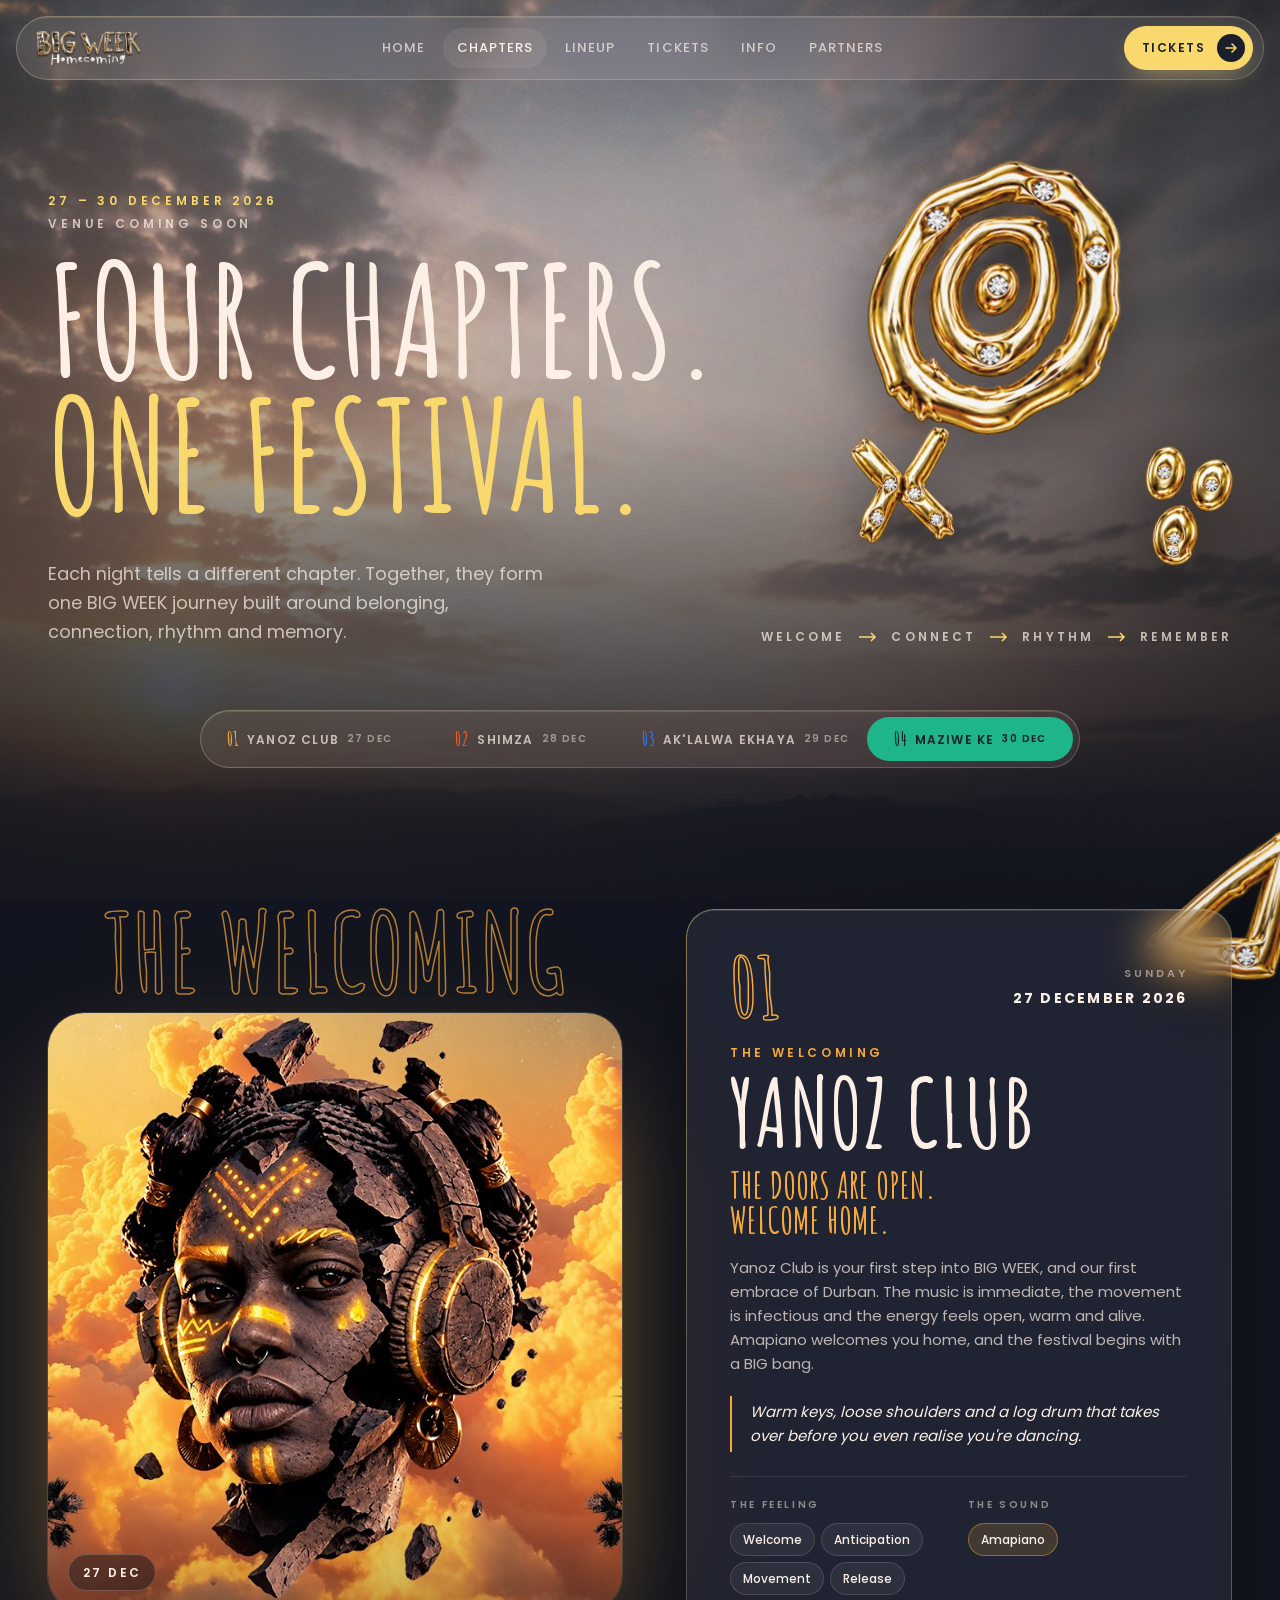
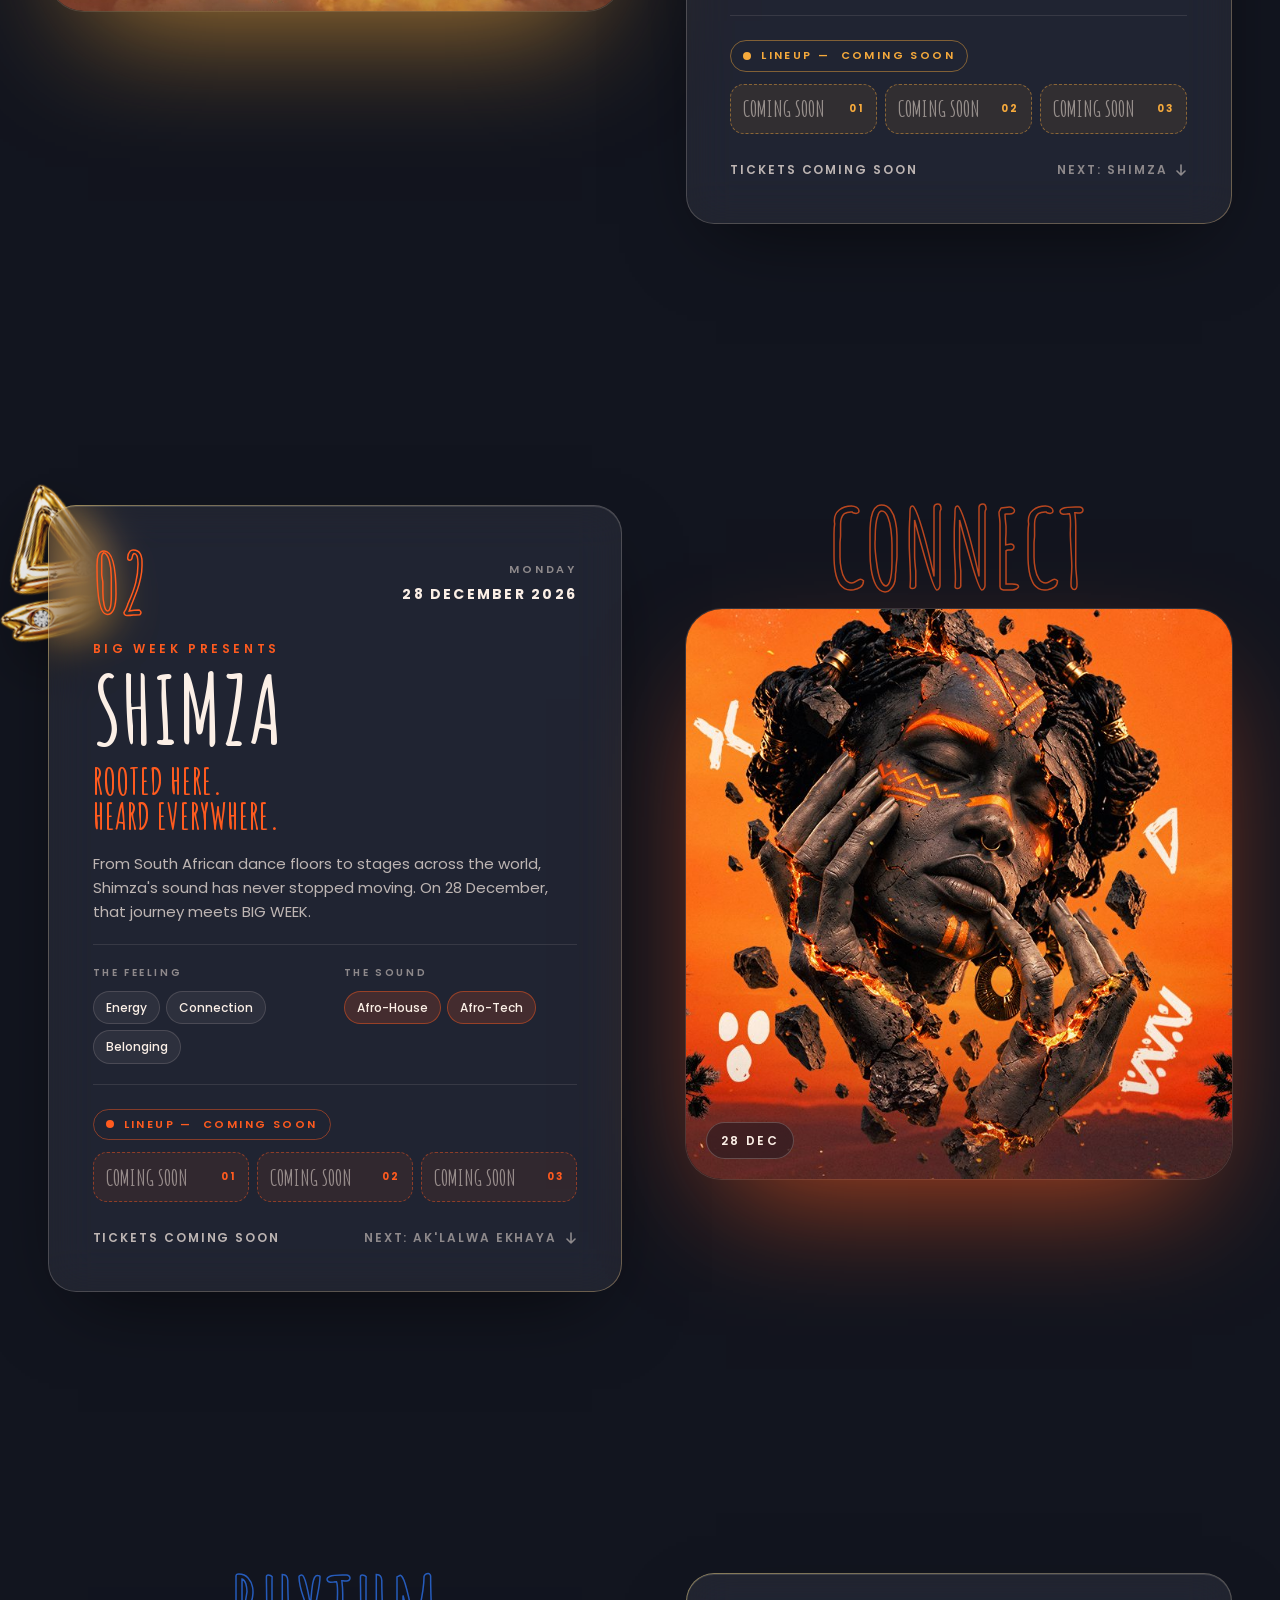
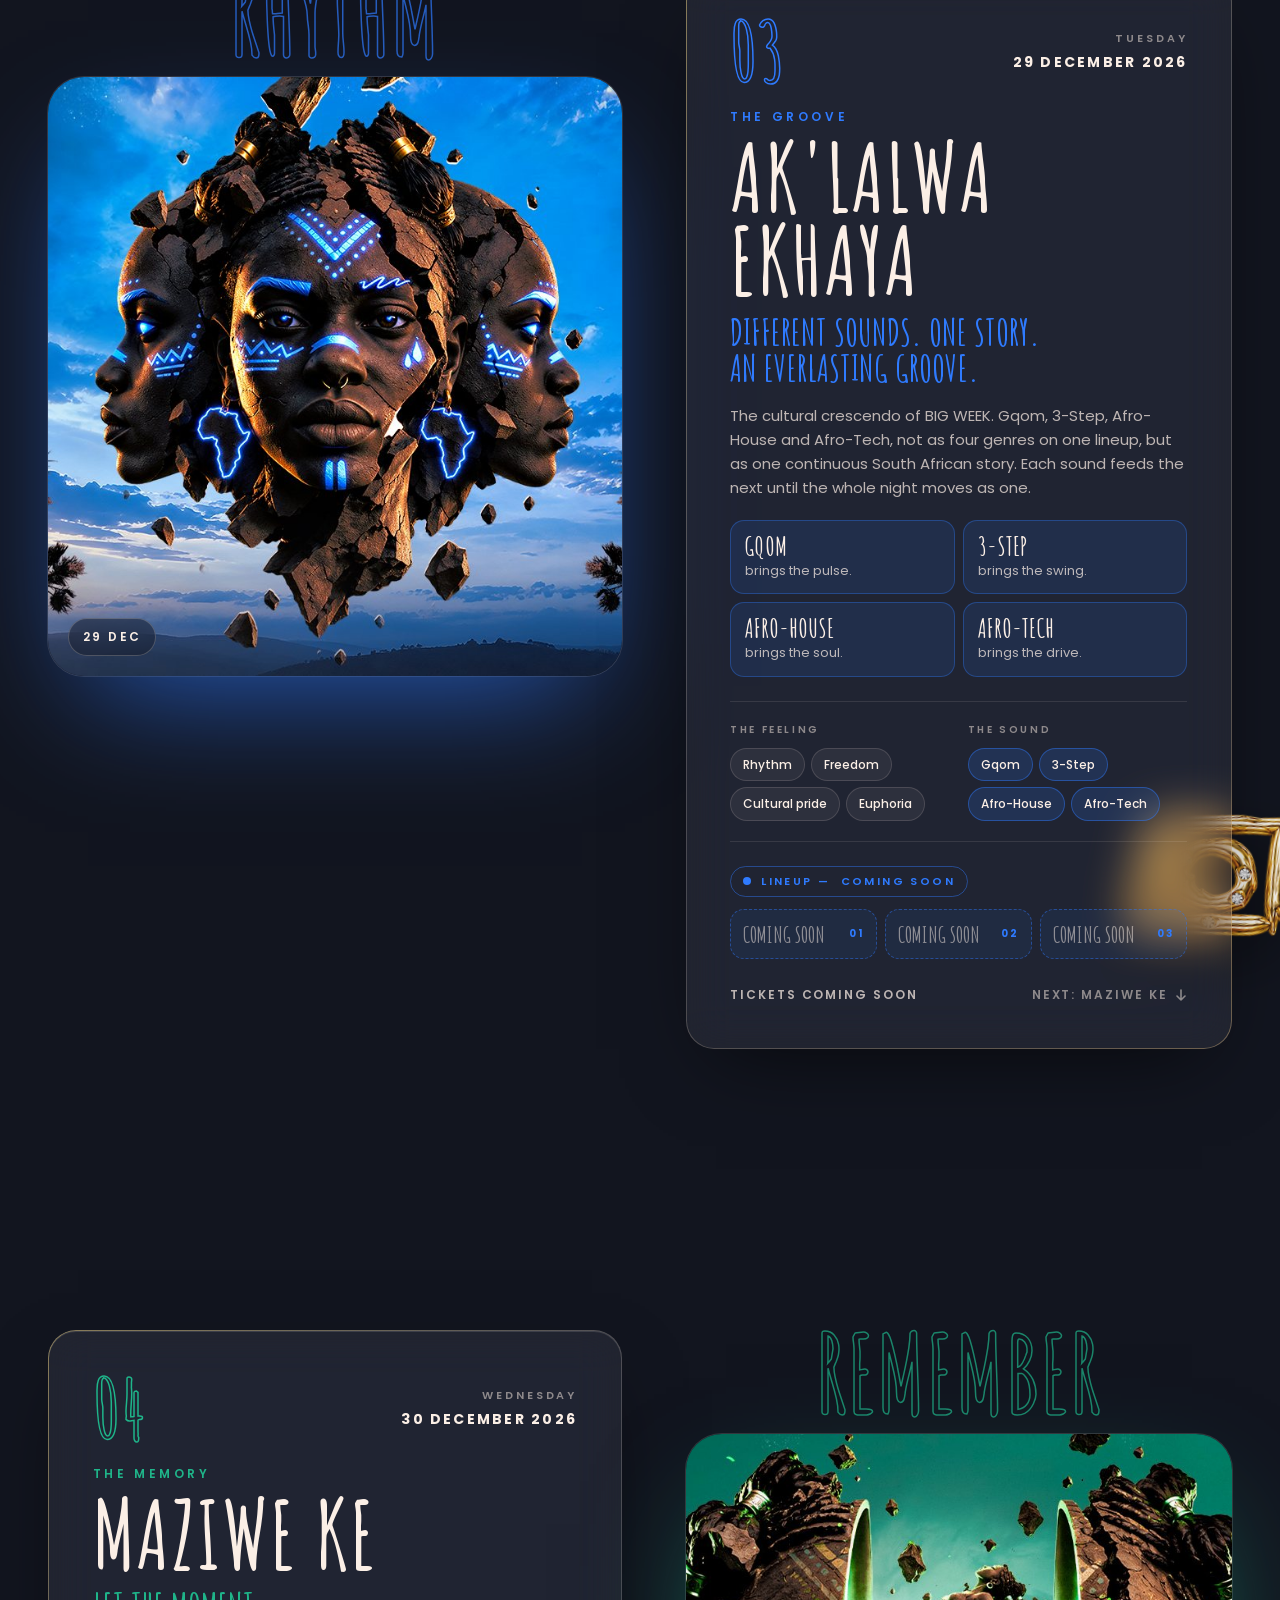
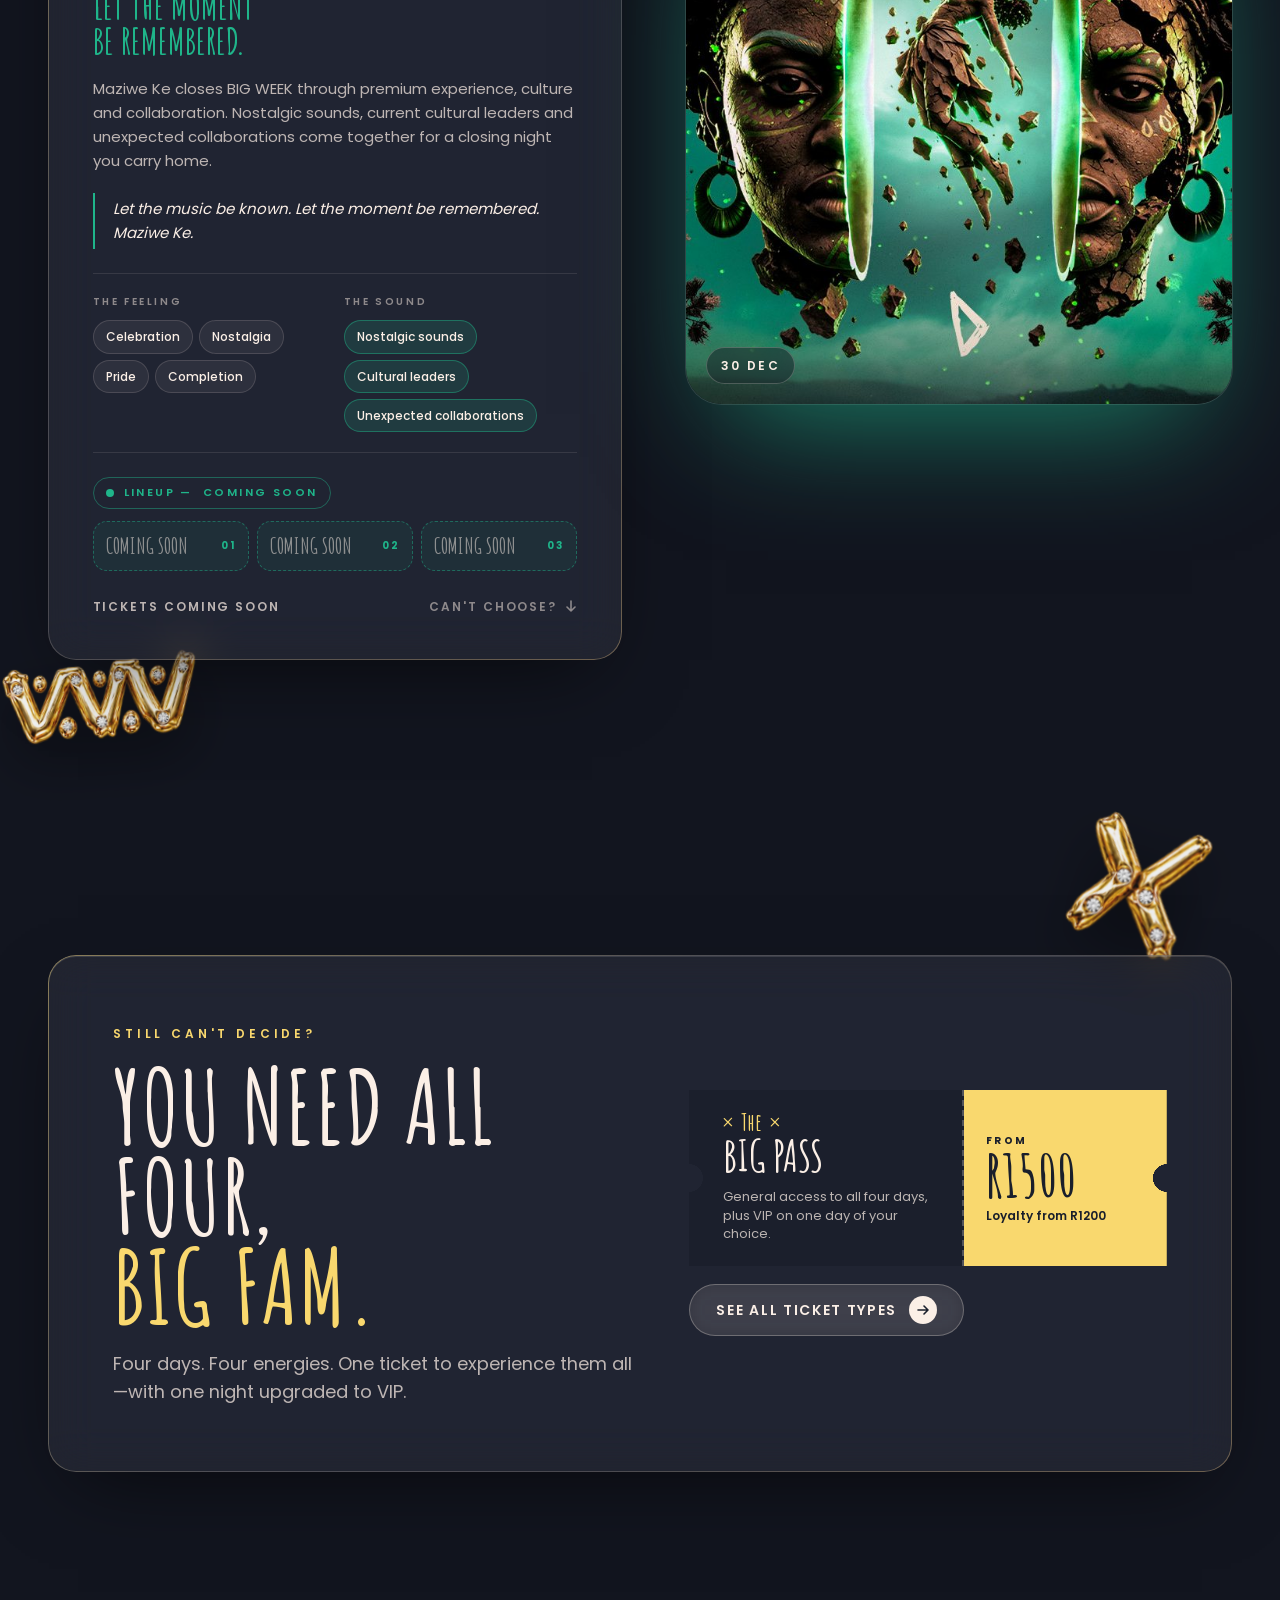
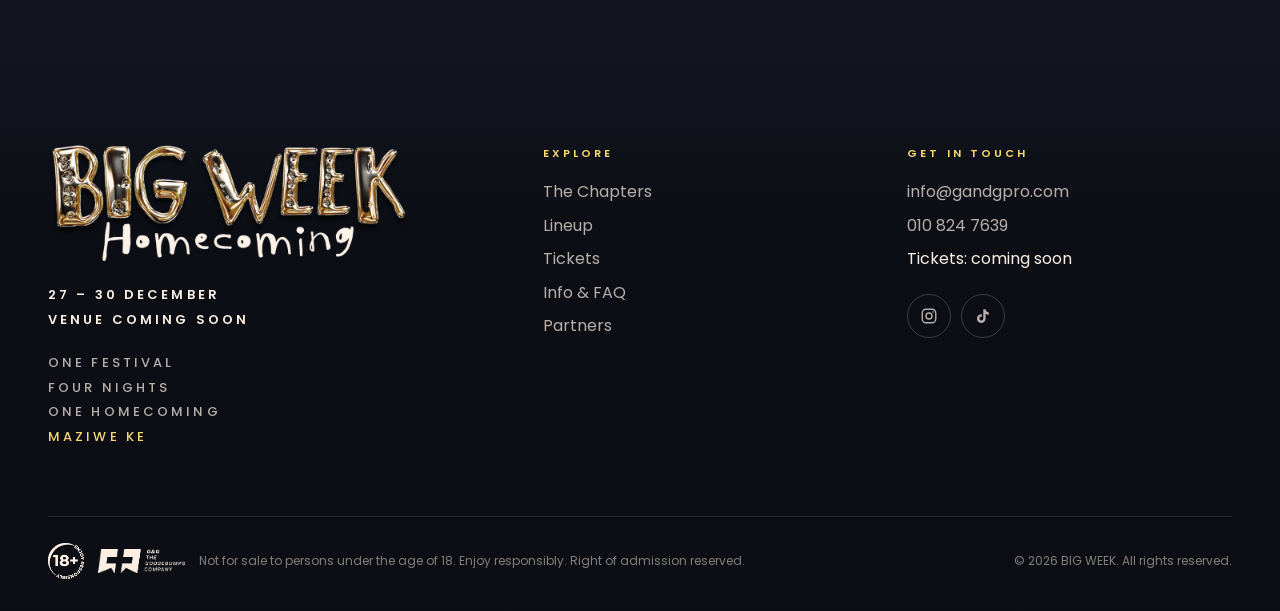
<file: chapters.html>
<!doctype html>
<html lang="en-ZA">
<head>
  <meta charset="utf-8">
  <meta name="viewport" content="width=device-width, initial-scale=1, viewport-fit=cover">
  <meta http-equiv="Content-Security-Policy" content="default-src 'self'; script-src 'self'; style-src 'self' 'unsafe-inline'; img-src 'self' data:; font-src 'self'; connect-src 'self'; media-src 'self'; object-src 'none'; frame-src 'none'; base-uri 'self'; form-action 'self'; upgrade-insecure-requests">
  <meta name="referrer" content="strict-origin-when-cross-origin">
  <title>The Chapters — BIG WEEK 2026 Homecoming, Durban</title>
  <meta name="description" content="One festival, four chapters in Durban: Yanoz Club (27 Dec), BIG WEEK Presents Shimza (28 Dec), Ak&#x27;lalwa Ekhaya (29 Dec) and Maziwe Ke (30 Dec) 2026.">
  <link rel="canonical" href="https://bigweek.co.za/chapters.html">
  <meta name="robots" content="index, follow, max-image-preview:large">
  <meta name="theme-color" content="#12151f">
  <meta name="geo.region" content="ZA-KZN">
  <meta name="geo.placename" content="Durban">

  <meta property="og:type" content="website">
  <meta property="og:site_name" content="BIG WEEK">
  <meta property="og:locale" content="en_ZA">
  <meta property="og:url" content="https://bigweek.co.za/chapters.html">
  <meta property="og:title" content="The Chapters — BIG WEEK 2026 Homecoming, Durban">
  <meta property="og:description" content="One festival, four chapters in Durban: Yanoz Club (27 Dec), BIG WEEK Presents Shimza (28 Dec), Ak&#x27;lalwa Ekhaya (29 Dec) and Maziwe Ke (30 Dec) 2026.">
  <meta property="og:image" content="https://bigweek.co.za/assets/img/og-image.jpg">
  <meta property="og:image:width" content="1200">
  <meta property="og:image:height" content="630">
  <meta property="og:image:alt" content="BIG WEEK Homecoming, 27–30 December 2026, Durban">
  <meta name="twitter:card" content="summary_large_image">
  <meta name="twitter:title" content="The Chapters — BIG WEEK 2026 Homecoming, Durban">
  <meta name="twitter:description" content="One festival, four chapters in Durban: Yanoz Club (27 Dec), BIG WEEK Presents Shimza (28 Dec), Ak&#x27;lalwa Ekhaya (29 Dec) and Maziwe Ke (30 Dec) 2026.">
  <meta name="twitter:image" content="https://bigweek.co.za/assets/img/og-image.jpg">

  <link rel="icon" href="assets/img/icon-32.png" sizes="32x32" type="image/png">
  <link rel="icon" href="assets/img/icon-192.png" sizes="192x192" type="image/png">
  <link rel="apple-touch-icon" href="assets/img/apple-touch-icon.png">

  <link rel="preload" href="assets/fonts/amatic-sc-700-latin.woff2" as="font" type="font/woff2" crossorigin>
  <link rel="preload" href="assets/fonts/poppins-400-latin.woff2" as="font" type="font/woff2" crossorigin>
  <link rel="preload" href="assets/fonts/poppins-600-latin.woff2" as="font" type="font/woff2" crossorigin>
  <link rel="preload" as="image" href="assets/img/sky.jpg" media="(min-width: 761px)">
  <link rel="preload" as="image" href="assets/img/sky-sm.jpg" media="(max-width: 760px)">
  <link rel="stylesheet" href="assets/css/style.css?v=20261008c">
  <script src="assets/js/config.js?v=20261008c"></script>
  <script src="assets/js/early.js?v=20261008c"></script>
</head>
<body data-state="prereg">
  <a class="skip-link" href="#main">Skip to content</a>

  <!-- Atmosphere: the fixed sky the glass blurs -->
  <div class="atmosphere" aria-hidden="true">
    <div class="atmosphere__sky"></div>
    <div class="atmosphere__vignette"></div>
    <div class="atmosphere__shade"></div>
    <div class="orb orb--a"></div>
    <div class="orb orb--b"></div>
    <div class="atmosphere__grain"></div>
  </div>

  <!-- Navigation -->
  <header class="nav glass" role="banner">
    <a class="nav__brand" href="index.html" aria-label="BIG WEEK home">
      <img src="assets/img/logo-lockup-sm.webp" alt="BIG WEEK Homecoming" width="240" height="77" style="height:34px;width:auto">
    </a>
    <nav aria-label="Primary">
      <ul class="nav__links">
        <li><a href="index.html">Home</a></li>
        <li><a href="chapters.html" aria-current="page">Chapters</a></li>
        <li><a href="lineup.html">Lineup</a></li>
        <li><a href="tickets.html">Tickets</a></li>
        <li><a href="info.html">Info</a></li>
        <li><a href="partners.html">Partners</a></li>
      </ul>
    </nav>
    <div style="display:flex;gap:8px;align-items:center">
      <a class="btn nav__cta" data-show="prereg" data-link="preRegister" href="index.html#pre-register">Pre-Register <span class="btn__arrow" aria-hidden="true"><svg width="12" height="12" viewBox="0 0 12 12" fill="none"><path d="M1 6h10M7 2l4 4-4 4" stroke="currentColor" stroke-width="1.6" stroke-linecap="round" stroke-linejoin="round"/></svg></span></a>
      <a class="btn nav__cta" data-show="closed loyalty onsale" href="tickets.html">Tickets <span class="btn__arrow" aria-hidden="true"><svg width="12" height="12" viewBox="0 0 12 12" fill="none"><path d="M1 6h10M7 2l4 4-4 4" stroke="currentColor" stroke-width="1.6" stroke-linecap="round" stroke-linejoin="round"/></svg></span></a>
      <button class="nav__toggle" aria-label="Open menu" aria-expanded="false" aria-controls="mobile-menu"><span></span></button>
    </div>
  </header>

  <div class="mobile-menu" id="mobile-menu" aria-hidden="true">
    <a class="mobile-menu__link" href="index.html"><small>00</small>Home</a>
    <a class="mobile-menu__link" href="chapters.html"><small>01</small>Chapters</a>
    <a class="mobile-menu__link" href="lineup.html"><small>02</small>Lineup</a>
    <a class="mobile-menu__link" href="tickets.html"><small>03</small>Tickets</a>
    <a class="mobile-menu__link" href="info.html"><small>04</small>Info</a>
    <a class="mobile-menu__link" href="partners.html"><small>05</small>Partners</a>
    <a class="btn" data-show="prereg" data-link="preRegister" href="index.html#pre-register">Pre-Register Now <span class="btn__arrow" aria-hidden="true"><svg width="12" height="12" viewBox="0 0 12 12" fill="none"><path d="M1 6h10M7 2l4 4-4 4" stroke="currentColor" stroke-width="1.6" stroke-linecap="round" stroke-linejoin="round"/></svg></span></a>
    <a class="btn" data-show="closed loyalty onsale" href="tickets.html">Get Tickets <span class="btn__arrow" aria-hidden="true"><svg width="12" height="12" viewBox="0 0 12 12" fill="none"><path d="M1 6h10M7 2l4 4-4 4" stroke="currentColor" stroke-width="1.6" stroke-linecap="round" stroke-linejoin="round"/></svg></span></a>
  </div>

  <main id="main">
    <!-- ================= INTRO ================= -->
    <section class="cintro" aria-labelledby="cintro-title">
      <div class="wrap">
        <p class="dateline reveal is-in"><span>27 – 30 December 2026</span><span>Venue coming soon</span></p>
        <h1 id="cintro-title" class="display h-xl reveal is-in" style="margin-top:18px">Four chapters.<br><span class="accent">One festival.</span></h1>
        <div class="cintro__foot reveal is-in">
          <p class="lede">Each night tells a different chapter. Together, they form one BIG WEEK journey built around belonging, connection, rhythm and memory.</p>
          <div class="journey" aria-label="The journey: Welcome, Connect, Rhythm, Remember">
            <span>Welcome</span><svg width="18" height="10" viewBox="0 0 18 10" fill="none" aria-hidden="true"><path d="M0 5h16M12 1l4 4-4 4" stroke="currentColor" stroke-width="1.5"/></svg>
            <span>Connect</span><svg width="18" height="10" viewBox="0 0 18 10" fill="none" aria-hidden="true"><path d="M0 5h16M12 1l4 4-4 4" stroke="currentColor" stroke-width="1.5"/></svg>
            <span>Rhythm</span><svg width="18" height="10" viewBox="0 0 18 10" fill="none" aria-hidden="true"><path d="M0 5h16M12 1l4 4-4 4" stroke="currentColor" stroke-width="1.5"/></svg>
            <span>Remember</span>
          </div>
        </div>
      </div>
    </section>

    <nav class="subnav glass" aria-label="Chapters">
      <a href="#yanoz-club" class="subnav__link subnav__link--yanoz" data-subnav="yanoz-club"><b>01</b><span>Yanoz Club</span><small>27 Dec</small></a><a href="#shimza" class="subnav__link subnav__link--shimza" data-subnav="shimza"><b>02</b><span>Shimza</span><small>28 Dec</small></a><a href="#aklalwa-ekhaya" class="subnav__link subnav__link--aklalwa" data-subnav="aklalwa-ekhaya"><b>03</b><span>Ak'lalwa Ekhaya</span><small>29 Dec</small></a><a href="#maziwe-ke" class="subnav__link subnav__link--maziwe" data-subnav="maziwe-ke"><b>04</b><span>Maziwe Ke</span><small>30 Dec</small></a>
    </nav>

    <!-- ================= 01 YANOZ CLUB ================= -->
    <section class="night night--yanoz" id="yanoz-club" data-chapter="yanoz-club" aria-labelledby="yanoz-club-title">
      <div class="wrap night__grid">
        <div class="night__art reveal">
          <span class="night__word" aria-hidden="true" data-depth-local="0.06">The Welcoming</span>
          <div class="night__frame">
            <img src="assets/img/chapters/yanoz-club.jpg" alt="Yanoz Club theme artwork: a cracked clay sculpture of a woman wearing gold-lit headphones, set against amber clouds" width="700" height="730" loading="eager">
            <span class="night__stamp">27 Dec</span>
          </div>
        </div>

        <div class="night__panel glass reveal" style="--d:.1s">
          <div class="night__top">
            <span class="night__num">01</span>
            <span class="night__when">Sunday<b>27 December 2026</b></span>
          </div>
          <span class="night__role">The Welcoming</span>
          <h2 id="yanoz-club-title" class="display night__name">Yanoz Club</h2>
          <p class="night__headline">The doors are open.<br>Welcome home.</p>
          <p class="night__body">Yanoz Club is your first step into BIG WEEK, and our first embrace of Durban. The music is immediate, the movement is infectious and the energy feels open, warm and alive. Amapiano welcomes you home, and the festival begins with a BIG bang.</p>
          <blockquote class="night__quote">Warm keys, loose shoulders and a log drum that takes over before you even realise you're dancing.</blockquote>
          <dl class="night__meta">
            <div><dt>The feeling</dt><dd><ul class="chips"><li>Welcome</li><li>Anticipation</li><li>Movement</li><li>Release</li></ul></dd></div>
            <div><dt>The sound</dt><dd><ul class="chips chips--accent"><li>Amapiano</li></ul></dd></div>
          </dl>
          <div class="night__lineup">
            <div class="night__lineup-head"><span class="phase-tag"><i></i>Lineup — <span data-lineup-status="yanoz-club">Coming soon</span></span></div>
            <div class="night__slots" data-lineup-night="yanoz-club"><div class="slot">Coming soon<small>01</small></div><div class="slot">Coming soon<small>02</small></div><div class="slot">Coming soon<small>03</small></div></div>
          </div>
          <div class="night__cta">
            <a class="btn" data-show="prereg" data-link="preRegister" href="index.html#pre-register">Pre-Register <span class="btn__arrow" aria-hidden="true"><svg width="12" height="12" viewBox="0 0 12 12" fill="none"><path d="M1 6h10M7 2l4 4-4 4" stroke="currentColor" stroke-width="1.6" stroke-linecap="round" stroke-linejoin="round"/></svg></span></a>
            <span class="night__soon" data-show="prereg closed">Tickets coming soon</span>
            <a class="btn" data-show="loyalty onsale" data-link="days.yanoz-club" href="tickets.html">Get 27 Dec tickets <span class="btn__arrow" aria-hidden="true"><svg width="12" height="12" viewBox="0 0 12 12" fill="none"><path d="M1 6h10M7 2l4 4-4 4" stroke="currentColor" stroke-width="1.6" stroke-linecap="round" stroke-linejoin="round"/></svg></span></a>
            <a class="night__next" href="#shimza">Next: Shimza <svg width="12" height="12" viewBox="0 0 12 12" fill="none" aria-hidden="true"><path d="M6 1v10M2 7l4 4 4-4" stroke="currentColor" stroke-width="1.6" stroke-linecap="round" stroke-linejoin="round"/></svg></a>
          </div>
        </div>
      </div>
    </section>
    <!-- ================= 02 SHIMZA ================= -->
    <section class="night night--shimza night--flip" id="shimza" data-chapter="shimza" aria-labelledby="shimza-title">
      <div class="wrap night__grid">
        <div class="night__art reveal">
          <span class="night__word" aria-hidden="true" data-depth-local="0.06">Connect</span>
          <div class="night__frame">
            <img src="assets/img/chapters/shimza.jpg" alt="BIG WEEK Presents Shimza theme artwork: a clay sculpture with eyes closed, cradled by cracked hands glowing with orange embers" width="700" height="730" loading="lazy">
            <span class="night__stamp">28 Dec</span>
          </div>
        </div>

        <div class="night__panel glass reveal" style="--d:.1s">
          <div class="night__top">
            <span class="night__num">02</span>
            <span class="night__when">Monday<b>28 December 2026</b></span>
          </div>
          <span class="night__role">BIG WEEK Presents</span>
          <h2 id="shimza-title" class="display night__name">Shimza</h2>
          <p class="night__headline">Rooted here.<br>Heard everywhere.</p>
          <p class="night__body">From South African dance floors to stages across the world, Shimza's sound has never stopped moving. On 28 December, that journey meets BIG WEEK.</p>
          
          <dl class="night__meta">
            <div><dt>The feeling</dt><dd><ul class="chips"><li>Energy</li><li>Connection</li><li>Belonging</li></ul></dd></div>
            <div><dt>The sound</dt><dd><ul class="chips chips--accent"><li>Afro-House</li><li>Afro-Tech</li></ul></dd></div>
          </dl>
          <div class="night__lineup">
            <div class="night__lineup-head"><span class="phase-tag"><i></i>Lineup — <span data-lineup-status="shimza">Coming soon</span></span></div>
            <div class="night__slots" data-lineup-night="shimza"><div class="slot">Coming soon<small>01</small></div><div class="slot">Coming soon<small>02</small></div><div class="slot">Coming soon<small>03</small></div></div>
          </div>
          <div class="night__cta">
            <a class="btn" data-show="prereg" data-link="preRegister" href="index.html#pre-register">Pre-Register <span class="btn__arrow" aria-hidden="true"><svg width="12" height="12" viewBox="0 0 12 12" fill="none"><path d="M1 6h10M7 2l4 4-4 4" stroke="currentColor" stroke-width="1.6" stroke-linecap="round" stroke-linejoin="round"/></svg></span></a>
            <span class="night__soon" data-show="prereg closed">Tickets coming soon</span>
            <a class="btn" data-show="loyalty onsale" data-link="days.shimza" href="tickets.html">Get 28 Dec tickets <span class="btn__arrow" aria-hidden="true"><svg width="12" height="12" viewBox="0 0 12 12" fill="none"><path d="M1 6h10M7 2l4 4-4 4" stroke="currentColor" stroke-width="1.6" stroke-linecap="round" stroke-linejoin="round"/></svg></span></a>
            <a class="night__next" href="#aklalwa-ekhaya">Next: Ak'lalwa Ekhaya <svg width="12" height="12" viewBox="0 0 12 12" fill="none" aria-hidden="true"><path d="M6 1v10M2 7l4 4 4-4" stroke="currentColor" stroke-width="1.6" stroke-linecap="round" stroke-linejoin="round"/></svg></a>
          </div>
        </div>
      </div>
    </section>
    <!-- ================= 03 AK'LALWA EKHAYA ================= -->
    <section class="night night--aklalwa" id="aklalwa-ekhaya" data-chapter="aklalwa-ekhaya" aria-labelledby="aklalwa-ekhaya-title">
      <div class="wrap night__grid">
        <div class="night__art reveal">
          <span class="night__word" aria-hidden="true" data-depth-local="0.06">Rhythm</span>
          <div class="night__frame">
            <img src="assets/img/chapters/aklalwa-ekhaya.jpg" alt="Ak'lalwa Ekhaya theme artwork: three clay faces joined as one, marked with electric-blue patterns and Africa-shaped earrings, against a blue sky" width="700" height="730" loading="lazy">
            <span class="night__stamp">29 Dec</span>
          </div>
        </div>

        <div class="night__panel glass reveal" style="--d:.1s">
          <div class="night__top">
            <span class="night__num">03</span>
            <span class="night__when">Tuesday<b>29 December 2026</b></span>
          </div>
          <span class="night__role">The Groove</span>
          <h2 id="aklalwa-ekhaya-title" class="display night__name">Ak'lalwa Ekhaya</h2>
          <p class="night__headline">Different sounds. One story.<br>An everlasting groove.</p>
          <p class="night__body">The cultural crescendo of BIG WEEK. Gqom, 3-Step, Afro-House and Afro-Tech, not as four genres on one lineup, but as one continuous South African story. Each sound feeds the next until the whole night moves as one.</p>
          <ul class="night__pulse"><li><b>Gqom</b> brings the pulse.</li><li><b>3-Step</b> brings the swing.</li><li><b>Afro-House</b> brings the soul.</li><li><b>Afro-Tech</b> brings the drive.</li></ul>
          <dl class="night__meta">
            <div><dt>The feeling</dt><dd><ul class="chips"><li>Rhythm</li><li>Freedom</li><li>Cultural pride</li><li>Euphoria</li></ul></dd></div>
            <div><dt>The sound</dt><dd><ul class="chips chips--accent"><li>Gqom</li><li>3-Step</li><li>Afro-House</li><li>Afro-Tech</li></ul></dd></div>
          </dl>
          <div class="night__lineup">
            <div class="night__lineup-head"><span class="phase-tag"><i></i>Lineup — <span data-lineup-status="aklalwa-ekhaya">Coming soon</span></span></div>
            <div class="night__slots" data-lineup-night="aklalwa-ekhaya"><div class="slot">Coming soon<small>01</small></div><div class="slot">Coming soon<small>02</small></div><div class="slot">Coming soon<small>03</small></div></div>
          </div>
          <div class="night__cta">
            <a class="btn" data-show="prereg" data-link="preRegister" href="index.html#pre-register">Pre-Register <span class="btn__arrow" aria-hidden="true"><svg width="12" height="12" viewBox="0 0 12 12" fill="none"><path d="M1 6h10M7 2l4 4-4 4" stroke="currentColor" stroke-width="1.6" stroke-linecap="round" stroke-linejoin="round"/></svg></span></a>
            <span class="night__soon" data-show="prereg closed">Tickets coming soon</span>
            <a class="btn" data-show="loyalty onsale" data-link="days.aklalwa-ekhaya" href="tickets.html">Get 29 Dec tickets <span class="btn__arrow" aria-hidden="true"><svg width="12" height="12" viewBox="0 0 12 12" fill="none"><path d="M1 6h10M7 2l4 4-4 4" stroke="currentColor" stroke-width="1.6" stroke-linecap="round" stroke-linejoin="round"/></svg></span></a>
            <a class="night__next" href="#maziwe-ke">Next: Maziwe Ke <svg width="12" height="12" viewBox="0 0 12 12" fill="none" aria-hidden="true"><path d="M6 1v10M2 7l4 4 4-4" stroke="currentColor" stroke-width="1.6" stroke-linecap="round" stroke-linejoin="round"/></svg></a>
          </div>
        </div>
      </div>
    </section>
    <!-- ================= 04 MAZIWE KE ================= -->
    <section class="night night--maziwe night--flip" id="maziwe-ke" data-chapter="maziwe-ke" aria-labelledby="maziwe-ke-title">
      <div class="wrap night__grid">
        <div class="night__art reveal">
          <span class="night__word" aria-hidden="true" data-depth-local="0.06">Remember</span>
          <div class="night__frame">
            <img src="assets/img/chapters/maziwe-ke.jpg" alt="Maziwe Ke theme artwork: a clay face split in two by an emerald portal, with a dancer floating between the halves" width="700" height="730" loading="lazy">
            <span class="night__stamp">30 Dec</span>
          </div>
        </div>

        <div class="night__panel glass reveal" style="--d:.1s">
          <div class="night__top">
            <span class="night__num">04</span>
            <span class="night__when">Wednesday<b>30 December 2026</b></span>
          </div>
          <span class="night__role">The Memory</span>
          <h2 id="maziwe-ke-title" class="display night__name">Maziwe Ke</h2>
          <p class="night__headline">Let the moment<br>be remembered.</p>
          <p class="night__body">Maziwe Ke closes BIG WEEK through premium experience, culture and collaboration. Nostalgic sounds, current cultural leaders and unexpected collaborations come together for a closing night you carry home.</p>
          <blockquote class="night__quote">Let the music be known. Let the moment be remembered. Maziwe Ke.</blockquote>
          <dl class="night__meta">
            <div><dt>The feeling</dt><dd><ul class="chips"><li>Celebration</li><li>Nostalgia</li><li>Pride</li><li>Completion</li></ul></dd></div>
            <div><dt>The sound</dt><dd><ul class="chips chips--accent"><li>Nostalgic sounds</li><li>Cultural leaders</li><li>Unexpected collaborations</li></ul></dd></div>
          </dl>
          <div class="night__lineup">
            <div class="night__lineup-head"><span class="phase-tag"><i></i>Lineup — <span data-lineup-status="maziwe-ke">Coming soon</span></span></div>
            <div class="night__slots" data-lineup-night="maziwe-ke"><div class="slot">Coming soon<small>01</small></div><div class="slot">Coming soon<small>02</small></div><div class="slot">Coming soon<small>03</small></div></div>
          </div>
          <div class="night__cta">
            <a class="btn" data-show="prereg" data-link="preRegister" href="index.html#pre-register">Pre-Register <span class="btn__arrow" aria-hidden="true"><svg width="12" height="12" viewBox="0 0 12 12" fill="none"><path d="M1 6h10M7 2l4 4-4 4" stroke="currentColor" stroke-width="1.6" stroke-linecap="round" stroke-linejoin="round"/></svg></span></a>
            <span class="night__soon" data-show="prereg closed">Tickets coming soon</span>
            <a class="btn" data-show="loyalty onsale" data-link="days.maziwe-ke" href="tickets.html">Get 30 Dec tickets <span class="btn__arrow" aria-hidden="true"><svg width="12" height="12" viewBox="0 0 12 12" fill="none"><path d="M1 6h10M7 2l4 4-4 4" stroke="currentColor" stroke-width="1.6" stroke-linecap="round" stroke-linejoin="round"/></svg></span></a>
            <a class="night__next" href="#big-pass">Can't choose? <svg width="12" height="12" viewBox="0 0 12 12" fill="none" aria-hidden="true"><path d="M6 1v10M2 7l4 4 4-4" stroke="currentColor" stroke-width="1.6" stroke-linecap="round" stroke-linejoin="round"/></svg></a>
          </div>
        </div>
      </div>
    </section>

    <!-- ================= BIG PASS CLOSER ================= -->
    <section class="section" id="big-pass" aria-labelledby="pass-title">
      <div class="wrap">
        <div class="closer glass reveal">
          <div class="closer__copy">
            <span class="eyebrow eyebrow--plain">Still can't decide?</span>
            <h2 id="pass-title" class="display h-lg" style="margin:16px 0 18px">You need all four,<br><span class="accent">BIG fam.</span></h2>
            <p class="lede">Four days. Four energies. One ticket to experience them all—with one night upgraded to VIP.</p>
          </div>
          <div class="closer__side">
            <a class="stub" href="tickets.html#big-pass">
              <div class="stub__name"><span class="pre"><span class="x-mark"></span>The<span class="x-mark"></span></span><h3>BIG Pass</h3><p class="stub__desc">General access to all four days, plus VIP on one day of your choice.</p></div>
              <div class="stub__price"><span class="from">From</span><span class="amt">R1500</span><p>Loyalty from R1200</p></div>
            </a>
            <a class="btn" data-show="prereg" data-link="preRegister" href="index.html#pre-register">Pre-Register <span class="btn__arrow" aria-hidden="true"><svg width="12" height="12" viewBox="0 0 12 12" fill="none"><path d="M1 6h10M7 2l4 4-4 4" stroke="currentColor" stroke-width="1.6" stroke-linecap="round" stroke-linejoin="round"/></svg></span></a>
            <a class="btn btn--ghost" data-show="closed" href="tickets.html">See all ticket types <span class="btn__arrow" aria-hidden="true"><svg width="12" height="12" viewBox="0 0 12 12" fill="none"><path d="M1 6h10M7 2l4 4-4 4" stroke="currentColor" stroke-width="1.6" stroke-linecap="round" stroke-linejoin="round"/></svg></span></a>
            <a class="btn" data-show="loyalty onsale" data-link="bigPass" href="tickets.html#big-pass">Get the BIG Pass <span class="btn__arrow" aria-hidden="true"><svg width="12" height="12" viewBox="0 0 12 12" fill="none"><path d="M1 6h10M7 2l4 4-4 4" stroke="currentColor" stroke-width="1.6" stroke-linecap="round" stroke-linejoin="round"/></svg></span></a>
          </div>
        </div>
      </div>
    </section>
  </main>

  <!-- ================= FOOTER ================= -->
  <footer class="footer">
    <div class="wrap">
      <div class="footer__top">
        <div>
          <img class="footer__logo" src="assets/img/logo-lockup.webp" alt="BIG WEEK Homecoming" width="900" height="290" loading="lazy">
          <p class="footer__tag"><b>27 – 30 December</b><br><b>Venue Coming Soon</b></p>
          <p class="footer__tag">One Festival<br>Four Nights<br>One Homecoming<br><span class="accent">Maziwe Ke</span></p>
        </div>
        <div>
          <h4>Explore</h4>
          <ul>
            <li><a href="chapters.html">The Chapters</a></li>
            <li><a href="lineup.html">Lineup</a></li>
            <li><a href="tickets.html">Tickets</a></li>
            <li><a href="info.html">Info &amp; FAQ</a></li>
            <li><a href="partners.html">Partners</a></li>
          </ul>
        </div>
        <div>
          <h4>Get in touch</h4>
          <ul>
            <li><a href="mailto:info@gandgpro.com">info@gandgpro.com</a></li>
            <li><a href="tel:+27108247639">010 824 7639</a></li>
            <li><a data-link="tickets" data-soon="Tickets: coming soon" href="tickets.html">Buy tickets</a></li>
          </ul>
          <div class="socials">
            <a href="https://www.instagram.com/bigweekfestival/" target="_blank" rel="noopener" aria-label="BIG WEEK on Instagram"><svg width="18" height="18" viewBox="0 0 24 24" fill="none" stroke="currentColor" stroke-width="1.8" aria-hidden="true"><rect x="3" y="3" width="18" height="18" rx="5"/><circle cx="12" cy="12" r="4"/><circle cx="17.5" cy="6.5" r="1" fill="currentColor" stroke="none"/></svg></a>
            <a href="https://www.tiktok.com/@ballitobigweek" target="_blank" rel="noopener" aria-label="BIG WEEK on TikTok"><svg width="18" height="18" viewBox="0 0 24 24" fill="currentColor" aria-hidden="true"><path d="M16.6 5.8A4.3 4.3 0 0 1 15.5 3h-3.1v12.4a2.6 2.6 0 1 1-2.6-2.6c.3 0 .5 0 .8.1V9.7a5.8 5.8 0 1 0 4.9 5.7V9.1a7.4 7.4 0 0 0 4.3 1.4V7.4a4.3 4.3 0 0 1-3.2-1.6z"/></svg></a>
          </div>
        </div>
      </div>
      <div class="footer__bottom">
        <div class="footer__legal">
          <img src="assets/img/u18.png" alt="18+" width="68" height="68" loading="lazy">
          <img src="assets/img/gg.png" alt="G&amp;G — The Goosebumps Company" width="215" height="59" loading="lazy" style="height:24px">
          <span>Not for sale to persons under the age of 18. Enjoy responsibly. Right of admission reserved.</span>
        </div>
        <span>© <span data-year>2026</span> BIG WEEK. All rights reserved.</span>
      </div>
    </div>
  </footer>
  <script src="assets/js/main.js?v=20261008c"></script>
</body>
</html>
</file>
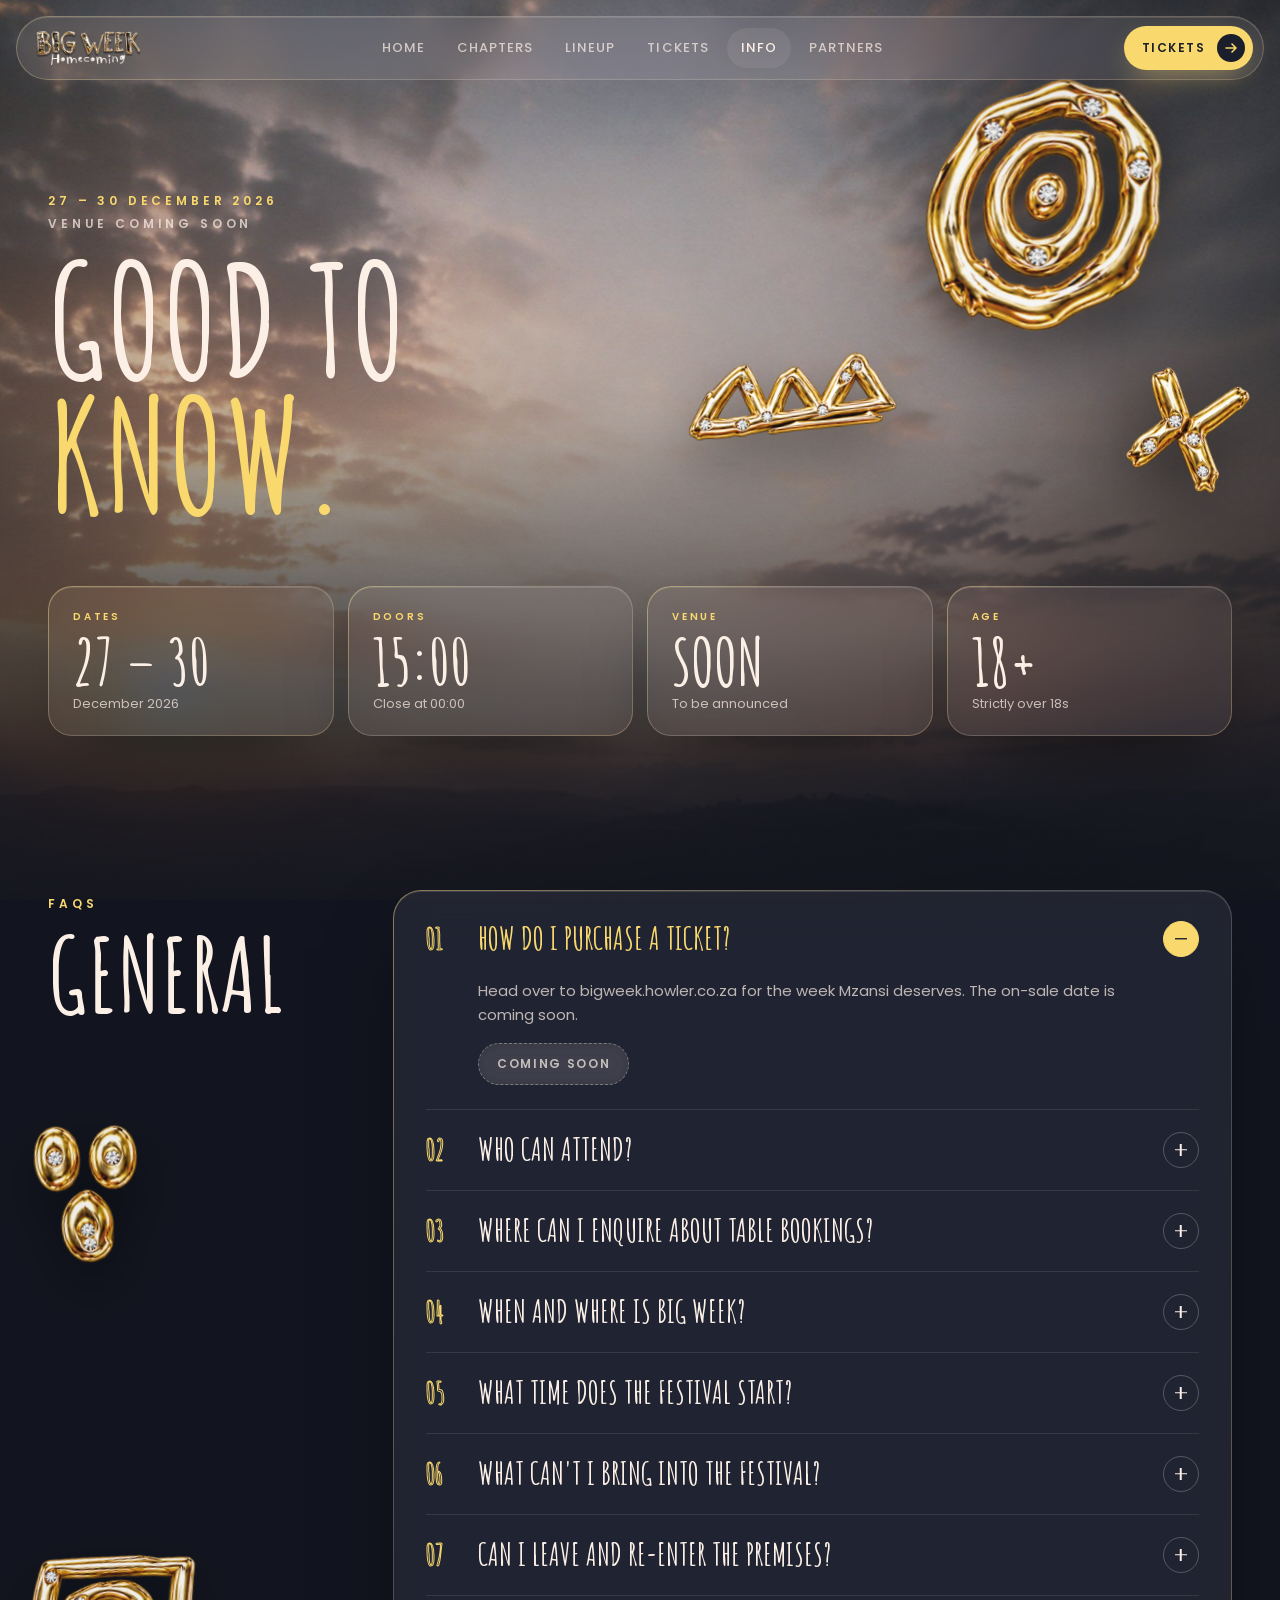
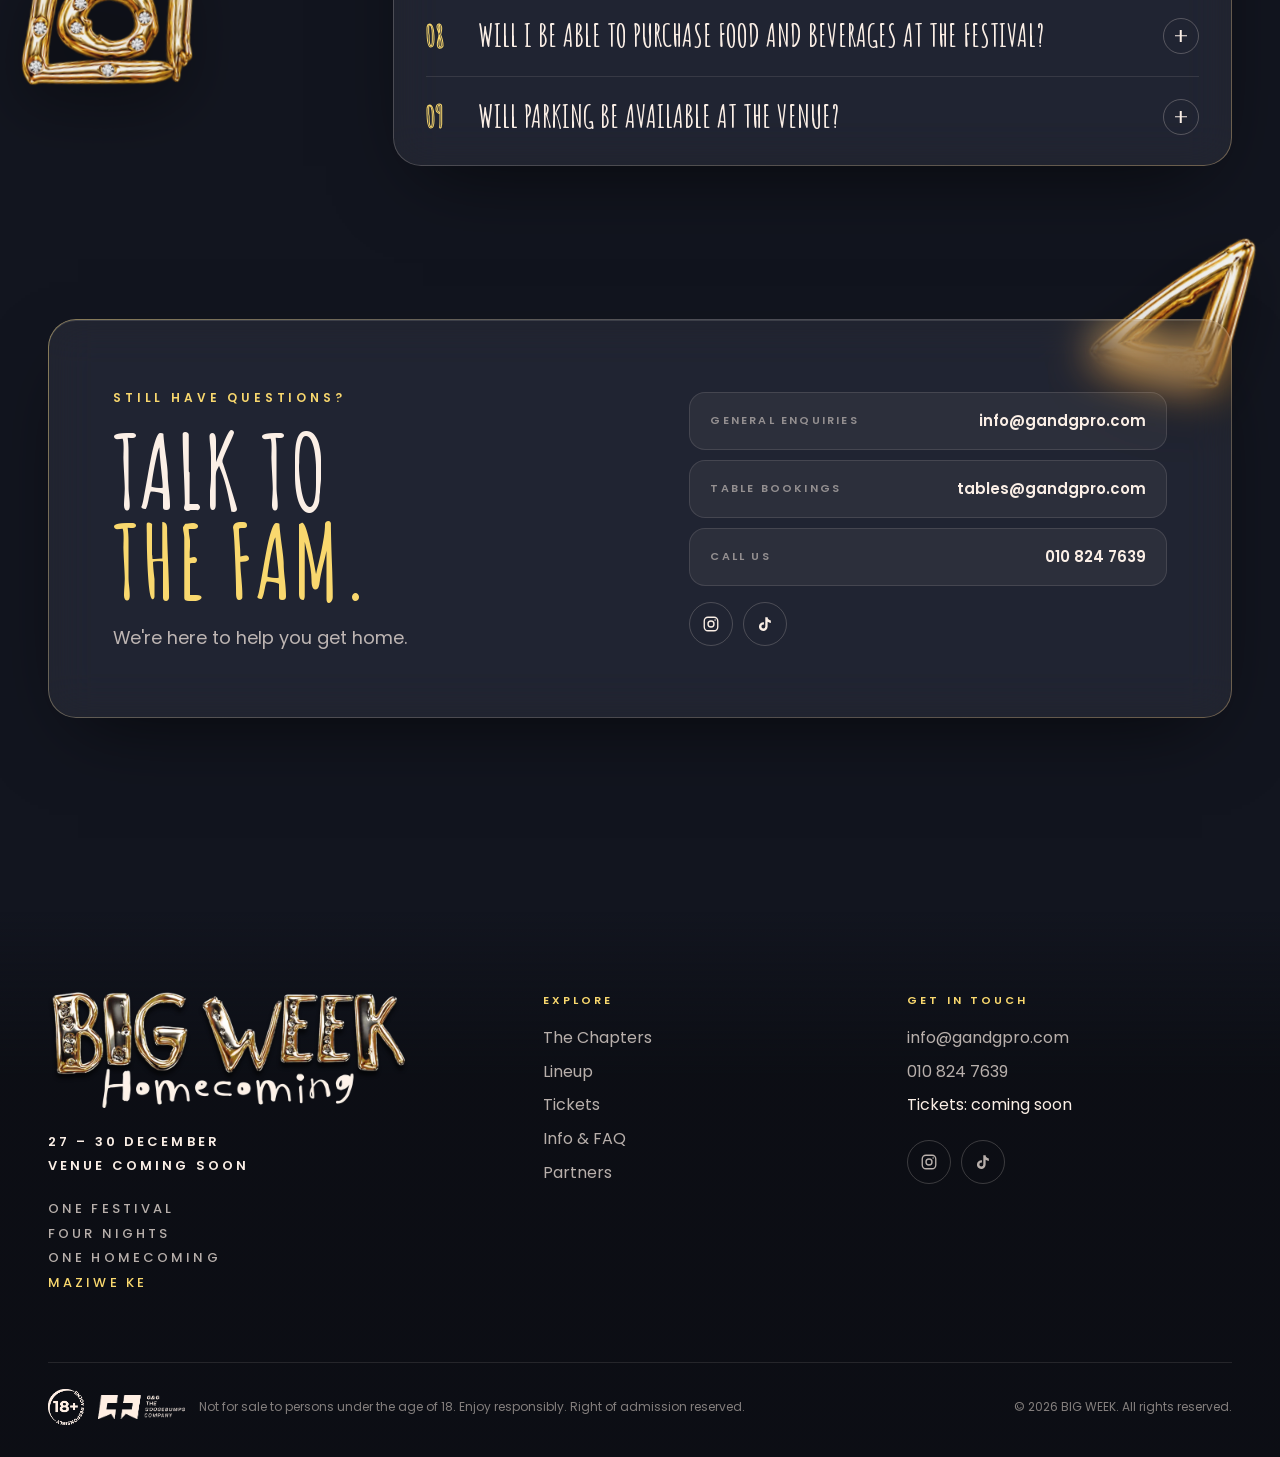
<file: info.html>
<!doctype html>
<html lang="en-ZA">
<head>
  <meta charset="utf-8">
  <meta name="viewport" content="width=device-width, initial-scale=1, viewport-fit=cover">
  <meta http-equiv="Content-Security-Policy" content="default-src 'self'; script-src 'self'; style-src 'self' 'unsafe-inline'; img-src 'self' data:; font-src 'self'; connect-src 'self'; media-src 'self'; object-src 'none'; frame-src 'none'; base-uri 'self'; form-action 'self'; upgrade-insecure-requests">
  <meta name="referrer" content="strict-origin-when-cross-origin">
  <title>Info &amp; FAQs — BIG WEEK 2026 Homecoming, Durban</title>
  <meta name="description" content="BIG WEEK 2026 FAQs: buying tickets, table bookings, dates, doors (15:00–00:00), age restriction (18+), what you can&#x27;t bring, re-entry, food and drink, and parking.">
  <link rel="canonical" href="https://bigweek.co.za/info.html">
  <meta name="robots" content="index, follow, max-image-preview:large">
  <meta name="theme-color" content="#12151f">
  <meta name="geo.region" content="ZA-KZN">
  <meta name="geo.placename" content="Durban">

  <meta property="og:type" content="website">
  <meta property="og:site_name" content="BIG WEEK">
  <meta property="og:locale" content="en_ZA">
  <meta property="og:url" content="https://bigweek.co.za/info.html">
  <meta property="og:title" content="Info &amp; FAQs — BIG WEEK 2026 Homecoming, Durban">
  <meta property="og:description" content="BIG WEEK 2026 FAQs: buying tickets, table bookings, dates, doors (15:00–00:00), age restriction (18+), what you can&#x27;t bring, re-entry, food and drink, and parking.">
  <meta property="og:image" content="https://bigweek.co.za/assets/img/og-image.jpg">
  <meta property="og:image:width" content="1200">
  <meta property="og:image:height" content="630">
  <meta property="og:image:alt" content="BIG WEEK Homecoming, 27–30 December 2026, Durban">
  <meta name="twitter:card" content="summary_large_image">
  <meta name="twitter:title" content="Info &amp; FAQs — BIG WEEK 2026 Homecoming, Durban">
  <meta name="twitter:description" content="BIG WEEK 2026 FAQs: buying tickets, table bookings, dates, doors (15:00–00:00), age restriction (18+), what you can&#x27;t bring, re-entry, food and drink, and parking.">
  <meta name="twitter:image" content="https://bigweek.co.za/assets/img/og-image.jpg">

  <link rel="icon" href="assets/img/icon-32.png" sizes="32x32" type="image/png">
  <link rel="icon" href="assets/img/icon-192.png" sizes="192x192" type="image/png">
  <link rel="apple-touch-icon" href="assets/img/apple-touch-icon.png">

  <link rel="preload" href="assets/fonts/amatic-sc-700-latin.woff2" as="font" type="font/woff2" crossorigin>
  <link rel="preload" href="assets/fonts/poppins-400-latin.woff2" as="font" type="font/woff2" crossorigin>
  <link rel="preload" href="assets/fonts/poppins-600-latin.woff2" as="font" type="font/woff2" crossorigin>
  <link rel="preload" as="image" href="assets/img/sky.jpg" media="(min-width: 761px)">
  <link rel="preload" as="image" href="assets/img/sky-sm.jpg" media="(max-width: 760px)">
  <link rel="stylesheet" href="assets/css/style.css?v=20261008c">
  <script src="assets/js/config.js?v=20261008c"></script>
  <script src="assets/js/early.js?v=20261008c"></script>
  <script type="application/ld+json">{"@context":"https://schema.org","@type":"FAQPage","mainEntity":[{"@type":"Question","name":"How do I purchase a ticket?","acceptedAnswer":{"@type":"Answer","text":"Head over to bigweek.howler.co.za for the week Mzansi deserves. The on-sale date is coming soon."}},{"@type":"Question","name":"Who can attend?","acceptedAnswer":{"@type":"Answer","text":"Anyone over the age of 18 can attend."}},{"@type":"Question","name":"Where can I enquire about table bookings?","acceptedAnswer":{"@type":"Answer","text":"Tables can be purchased directly through Howler, or you can enquire via tables@gandgpro.com ."}},{"@type":"Question","name":"When and where is BIG WEEK?","acceptedAnswer":{"@type":"Answer","text":"BIG WEEK Festival 2026 takes place on 27, 28, 29 and 30 December 2026. The venue will be announced soon."}},{"@type":"Question","name":"What time does the festival start?","acceptedAnswer":{"@type":"Answer","text":"Doors open at 15:00 and the festival closes at 00:00 (midnight)."}},{"@type":"Question","name":"What can't I bring into the festival?","acceptedAnswer":{"@type":"Answer","text":"For everyone's safety, the following items are not allowed into the venue: Firearms and weapons of any kind Umbrellas Camping chairs Cooler boxes Illegal substances Your own alcohol Outside food and beverages We've got everything you need inside! Right of admission reserved."}},{"@type":"Question","name":"Can I leave and re-enter the premises?","acceptedAnswer":{"@type":"Answer","text":"To ensure the safety and security of attendees, re-entry is not allowed during festival times."}},{"@type":"Question","name":"Will I be able to purchase food and beverages at the festival?","acceptedAnswer":{"@type":"Answer","text":"A wide variety of food and beverages will be available all day and night from the various vendors on the festival grounds. Note: No food or beverages may be brought into the festival."}},{"@type":"Question","name":"Will parking be available at the venue?","acceptedAnswer":{"@type":"Answer","text":"There will be designated areas for hospitality guests and general parking."}}]}</script>
</head>
<body data-state="prereg">
  <a class="skip-link" href="#main">Skip to content</a>

  <!-- Atmosphere: the fixed sky the glass blurs -->
  <div class="atmosphere" aria-hidden="true">
    <div class="atmosphere__sky"></div>
    <div class="atmosphere__vignette"></div>
    <div class="atmosphere__shade"></div>
    <div class="orb orb--a"></div>
    <div class="orb orb--b"></div>
    <div class="atmosphere__grain"></div>
  </div>

  <!-- Navigation -->
  <header class="nav glass" role="banner">
    <a class="nav__brand" href="index.html" aria-label="BIG WEEK home">
      <img src="assets/img/logo-lockup-sm.webp" alt="BIG WEEK Homecoming" width="240" height="77" style="height:34px;width:auto">
    </a>
    <nav aria-label="Primary">
      <ul class="nav__links">
        <li><a href="index.html">Home</a></li>
        <li><a href="chapters.html">Chapters</a></li>
        <li><a href="lineup.html">Lineup</a></li>
        <li><a href="tickets.html">Tickets</a></li>
        <li><a href="info.html" aria-current="page">Info</a></li>
        <li><a href="partners.html">Partners</a></li>
      </ul>
    </nav>
    <div style="display:flex;gap:8px;align-items:center">
      <a class="btn nav__cta" data-show="prereg" data-link="preRegister" href="index.html#pre-register">Pre-Register <span class="btn__arrow" aria-hidden="true"><svg width="12" height="12" viewBox="0 0 12 12" fill="none"><path d="M1 6h10M7 2l4 4-4 4" stroke="currentColor" stroke-width="1.6" stroke-linecap="round" stroke-linejoin="round"/></svg></span></a>
      <a class="btn nav__cta" data-show="closed loyalty onsale" href="tickets.html">Tickets <span class="btn__arrow" aria-hidden="true"><svg width="12" height="12" viewBox="0 0 12 12" fill="none"><path d="M1 6h10M7 2l4 4-4 4" stroke="currentColor" stroke-width="1.6" stroke-linecap="round" stroke-linejoin="round"/></svg></span></a>
      <button class="nav__toggle" aria-label="Open menu" aria-expanded="false" aria-controls="mobile-menu"><span></span></button>
    </div>
  </header>

  <div class="mobile-menu" id="mobile-menu" aria-hidden="true">
    <a class="mobile-menu__link" href="index.html"><small>00</small>Home</a>
    <a class="mobile-menu__link" href="chapters.html"><small>01</small>Chapters</a>
    <a class="mobile-menu__link" href="lineup.html"><small>02</small>Lineup</a>
    <a class="mobile-menu__link" href="tickets.html"><small>03</small>Tickets</a>
    <a class="mobile-menu__link" href="info.html"><small>04</small>Info</a>
    <a class="mobile-menu__link" href="partners.html"><small>05</small>Partners</a>
    <a class="btn" data-show="prereg" data-link="preRegister" href="index.html#pre-register">Pre-Register Now <span class="btn__arrow" aria-hidden="true"><svg width="12" height="12" viewBox="0 0 12 12" fill="none"><path d="M1 6h10M7 2l4 4-4 4" stroke="currentColor" stroke-width="1.6" stroke-linecap="round" stroke-linejoin="round"/></svg></span></a>
    <a class="btn" data-show="closed loyalty onsale" href="tickets.html">Get Tickets <span class="btn__arrow" aria-hidden="true"><svg width="12" height="12" viewBox="0 0 12 12" fill="none"><path d="M1 6h10M7 2l4 4-4 4" stroke="currentColor" stroke-width="1.6" stroke-linecap="round" stroke-linejoin="round"/></svg></span></a>
  </div>

  <main id="main">
    <section class="cintro" aria-labelledby="info-title">
      <div class="wrap">
        <p class="dateline reveal is-in"><span>27 – 30 December 2026</span><span>Venue coming soon</span></p>
        <h1 id="info-title" class="display h-xl reveal is-in" style="margin-top:18px">Good to<br><span class="accent">know.</span></h1>
      </div>
    </section>

    <section aria-label="Quick facts">
      <div class="wrap facts"><div class="fact glass reveal" style="--d:0.00s"><span class="fact__lbl">Dates</span><b class="fact__big">27 – 30</b><span class="fact__sub">December 2026</span></div><div class="fact glass reveal" style="--d:0.06s"><span class="fact__lbl">Doors</span><b class="fact__big">15:00</b><span class="fact__sub">Close at 00:00</span></div><div class="fact glass reveal" style="--d:0.12s"><span class="fact__lbl">Venue</span><b class="fact__big">Soon</b><span class="fact__sub">To be announced</span></div><div class="fact glass reveal" style="--d:0.18s"><span class="fact__lbl">Age</span><b class="fact__big">18+</b><span class="fact__sub">Strictly over 18s</span></div></div>
    </section>

    <section class="section" id="faq" aria-labelledby="faq-title">
      <div class="wrap faqwrap">
        <div class="faqwrap__head reveal">
          <span class="eyebrow eyebrow--plain">FAQs</span>
          <h2 id="faq-title" class="display h-lg" style="margin:14px 0 0">General</h2>
        </div>
        <div class="faqs glass reveal">
            <details class="faq" open>
              <summary><span class="faq__num">01</span><span class="faq__q">How do I purchase a ticket?</span><span class="faq__icon" aria-hidden="true"></span></summary>
              <div class="faq__a"><p>Head over to <a data-link="tickets" data-soon="bigweek.howler.co.za" href="https://bigweek.howler.co.za" target="_blank" rel="noopener">bigweek.howler.co.za</a> for the week Mzansi deserves. The on-sale date is coming soon.</p><a class="btn btn--sm" data-link="tickets" href="https://bigweek.howler.co.za" target="_blank" rel="noopener">Go to Howler <svg width="11" height="11" viewBox="0 0 12 12" fill="none" aria-hidden="true"><path d="M1 6h10M7 2l4 4-4 4" stroke="currentColor" stroke-width="1.8" stroke-linecap="round" stroke-linejoin="round"/></svg></a></div>
            </details>
            <details class="faq">
              <summary><span class="faq__num">02</span><span class="faq__q">Who can attend?</span><span class="faq__icon" aria-hidden="true"></span></summary>
              <div class="faq__a"><p>Anyone over the age of 18 can attend.</p></div>
            </details>
            <details class="faq">
              <summary><span class="faq__num">03</span><span class="faq__q">Where can I enquire about table bookings?</span><span class="faq__icon" aria-hidden="true"></span></summary>
              <div class="faq__a"><p>Tables can be purchased directly through Howler, or you can enquire via <a href="mailto:tables@gandgpro.com">tables@gandgpro.com</a>.</p><a class="btn btn--sm" href="mailto:tables@gandgpro.com?subject=BIG%20WEEK%202026%20%E2%80%94%20Table%20booking%20enquiry">Email tables@gandgpro.com <svg width="11" height="11" viewBox="0 0 12 12" fill="none" aria-hidden="true"><path d="M1 6h10M7 2l4 4-4 4" stroke="currentColor" stroke-width="1.8" stroke-linecap="round" stroke-linejoin="round"/></svg></a></div>
            </details>
            <details class="faq">
              <summary><span class="faq__num">04</span><span class="faq__q">When and where is BIG WEEK?</span><span class="faq__icon" aria-hidden="true"></span></summary>
              <div class="faq__a"><p>BIG WEEK Festival 2026 takes place on 27, 28, 29 and 30 December 2026. The venue will be announced soon.</p></div>
            </details>
            <details class="faq">
              <summary><span class="faq__num">05</span><span class="faq__q">What time does the festival start?</span><span class="faq__icon" aria-hidden="true"></span></summary>
              <div class="faq__a"><p>Doors open at 15:00 and the festival closes at 00:00 (midnight).</p></div>
            </details>
            <details class="faq">
              <summary><span class="faq__num">06</span><span class="faq__q">What can't I bring into the festival?</span><span class="faq__icon" aria-hidden="true"></span></summary>
              <div class="faq__a"><p>For everyone's safety, the following items are not allowed into the venue:</p><ul class="faq__list"><li>Firearms and weapons of any kind</li><li>Umbrellas</li><li>Camping chairs</li><li>Cooler boxes</li><li>Illegal substances</li><li>Your own alcohol</li><li>Outside food and beverages</li></ul><p>We&#39;ve got everything you need inside!</p><p class="faq__note"><b>Right of admission reserved.</b></p></div>
            </details>
            <details class="faq">
              <summary><span class="faq__num">07</span><span class="faq__q">Can I leave and re-enter the premises?</span><span class="faq__icon" aria-hidden="true"></span></summary>
              <div class="faq__a"><p>To ensure the safety and security of attendees, re-entry is not allowed during festival times.</p></div>
            </details>
            <details class="faq">
              <summary><span class="faq__num">08</span><span class="faq__q">Will I be able to purchase food and beverages at the festival?</span><span class="faq__icon" aria-hidden="true"></span></summary>
              <div class="faq__a"><p>A wide variety of food and beverages will be available all day and night from the various vendors on the festival grounds.</p><p class="faq__note"><b>Note:</b> No food or beverages may be brought into the festival.</p></div>
            </details>
            <details class="faq">
              <summary><span class="faq__num">09</span><span class="faq__q">Will parking be available at the venue?</span><span class="faq__icon" aria-hidden="true"></span></summary>
              <div class="faq__a"><p>There will be designated areas for hospitality guests and general parking.</p></div>
            </details>
        </div>
      </div>
    </section>

    <section class="section" style="padding-top:0" aria-labelledby="contact-title">
      <div class="wrap">
        <div class="closer glass reveal">
          <div class="closer__copy">
            <span class="eyebrow eyebrow--plain">Still have questions?</span>
            <h2 id="contact-title" class="display h-lg" style="margin:16px 0 18px">Talk to<br><span class="accent">the fam.</span></h2>
            <p class="lede">We're here to help you get home.</p>
          </div>
          <div class="closer__side contact">
            <a class="contact__row" href="mailto:info@gandgpro.com"><span>General enquiries</span><b>info@gandgpro.com</b></a>
            <a class="contact__row" href="mailto:tables@gandgpro.com"><span>Table bookings</span><b>tables@gandgpro.com</b></a>
            <a class="contact__row" href="tel:+27108247639"><span>Call us</span><b>010 824 7639</b></a>
            <div class="socials" style="margin-top:6px">
              <a href="https://www.instagram.com/bigweekfestival/" target="_blank" rel="noopener" aria-label="BIG WEEK on Instagram"><svg width="18" height="18" viewBox="0 0 24 24" fill="none" stroke="currentColor" stroke-width="1.8" aria-hidden="true"><rect x="3" y="3" width="18" height="18" rx="5"/><circle cx="12" cy="12" r="4"/><circle cx="17.5" cy="6.5" r="1" fill="currentColor" stroke="none"/></svg></a>
              <a href="https://www.tiktok.com/@ballitobigweek" target="_blank" rel="noopener" aria-label="BIG WEEK on TikTok"><svg width="18" height="18" viewBox="0 0 24 24" fill="currentColor" aria-hidden="true"><path d="M16.6 5.8A4.3 4.3 0 0 1 15.5 3h-3.1v12.4a2.6 2.6 0 1 1-2.6-2.6c.3 0 .5 0 .8.1V9.7a5.8 5.8 0 1 0 4.9 5.7V9.1a7.4 7.4 0 0 0 4.3 1.4V7.4a4.3 4.3 0 0 1-3.2-1.6z"/></svg></a>
            </div>
          </div>
        </div>
      </div>
    </section>
  </main>

  <!-- ================= FOOTER ================= -->
  <footer class="footer">
    <div class="wrap">
      <div class="footer__top">
        <div>
          <img class="footer__logo" src="assets/img/logo-lockup.webp" alt="BIG WEEK Homecoming" width="900" height="290" loading="lazy">
          <p class="footer__tag"><b>27 – 30 December</b><br><b>Venue Coming Soon</b></p>
          <p class="footer__tag">One Festival<br>Four Nights<br>One Homecoming<br><span class="accent">Maziwe Ke</span></p>
        </div>
        <div>
          <h4>Explore</h4>
          <ul>
            <li><a href="chapters.html">The Chapters</a></li>
            <li><a href="lineup.html">Lineup</a></li>
            <li><a href="tickets.html">Tickets</a></li>
            <li><a href="info.html">Info &amp; FAQ</a></li>
            <li><a href="partners.html">Partners</a></li>
          </ul>
        </div>
        <div>
          <h4>Get in touch</h4>
          <ul>
            <li><a href="mailto:info@gandgpro.com">info@gandgpro.com</a></li>
            <li><a href="tel:+27108247639">010 824 7639</a></li>
            <li><a data-link="tickets" data-soon="Tickets: coming soon" href="tickets.html">Buy tickets</a></li>
          </ul>
          <div class="socials">
            <a href="https://www.instagram.com/bigweekfestival/" target="_blank" rel="noopener" aria-label="BIG WEEK on Instagram"><svg width="18" height="18" viewBox="0 0 24 24" fill="none" stroke="currentColor" stroke-width="1.8" aria-hidden="true"><rect x="3" y="3" width="18" height="18" rx="5"/><circle cx="12" cy="12" r="4"/><circle cx="17.5" cy="6.5" r="1" fill="currentColor" stroke="none"/></svg></a>
            <a href="https://www.tiktok.com/@ballitobigweek" target="_blank" rel="noopener" aria-label="BIG WEEK on TikTok"><svg width="18" height="18" viewBox="0 0 24 24" fill="currentColor" aria-hidden="true"><path d="M16.6 5.8A4.3 4.3 0 0 1 15.5 3h-3.1v12.4a2.6 2.6 0 1 1-2.6-2.6c.3 0 .5 0 .8.1V9.7a5.8 5.8 0 1 0 4.9 5.7V9.1a7.4 7.4 0 0 0 4.3 1.4V7.4a4.3 4.3 0 0 1-3.2-1.6z"/></svg></a>
          </div>
        </div>
      </div>
      <div class="footer__bottom">
        <div class="footer__legal">
          <img src="assets/img/u18.png" alt="18+" width="68" height="68" loading="lazy">
          <img src="assets/img/gg.png" alt="G&amp;G — The Goosebumps Company" width="215" height="59" loading="lazy" style="height:24px">
          <span>Not for sale to persons under the age of 18. Enjoy responsibly. Right of admission reserved.</span>
        </div>
        <span>© <span data-year>2026</span> BIG WEEK. All rights reserved.</span>
      </div>
    </div>
  </footer>
  <script src="assets/js/main.js?v=20261008c"></script>
</body>
</html>
</file>
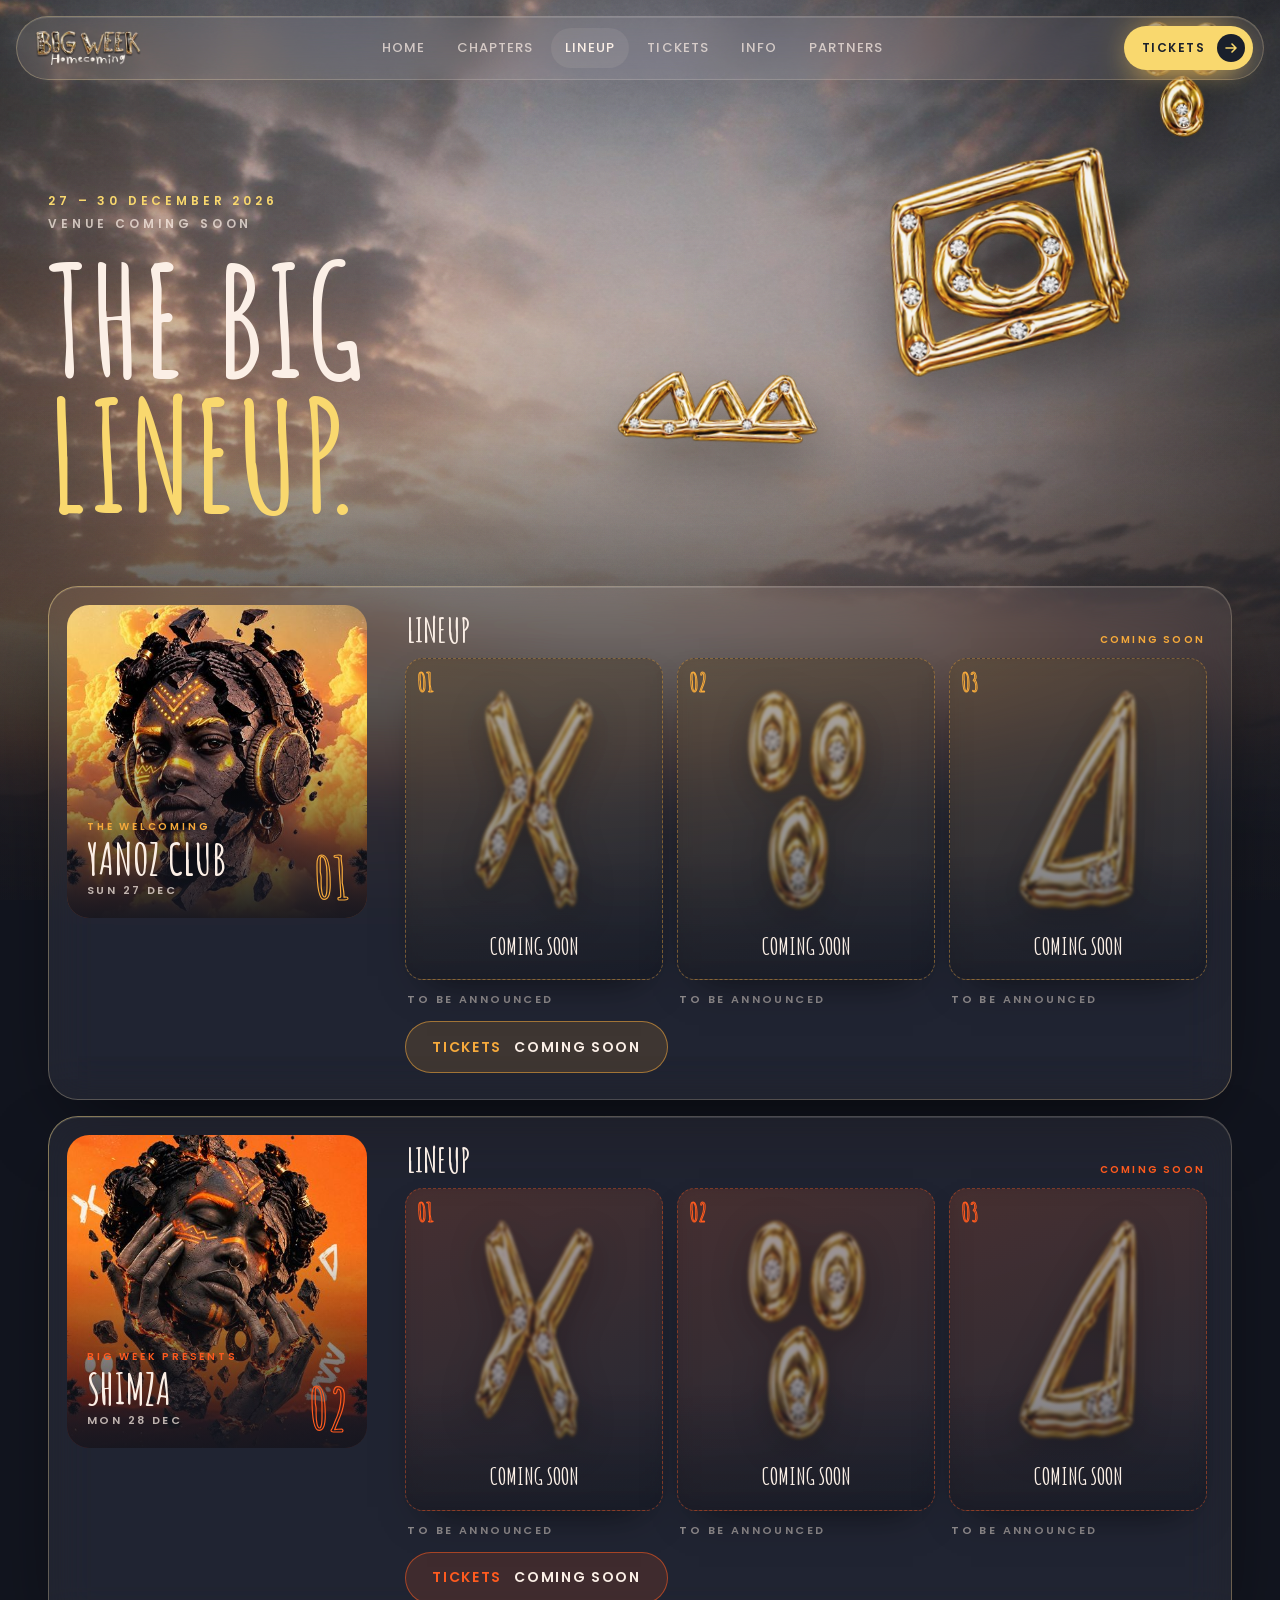
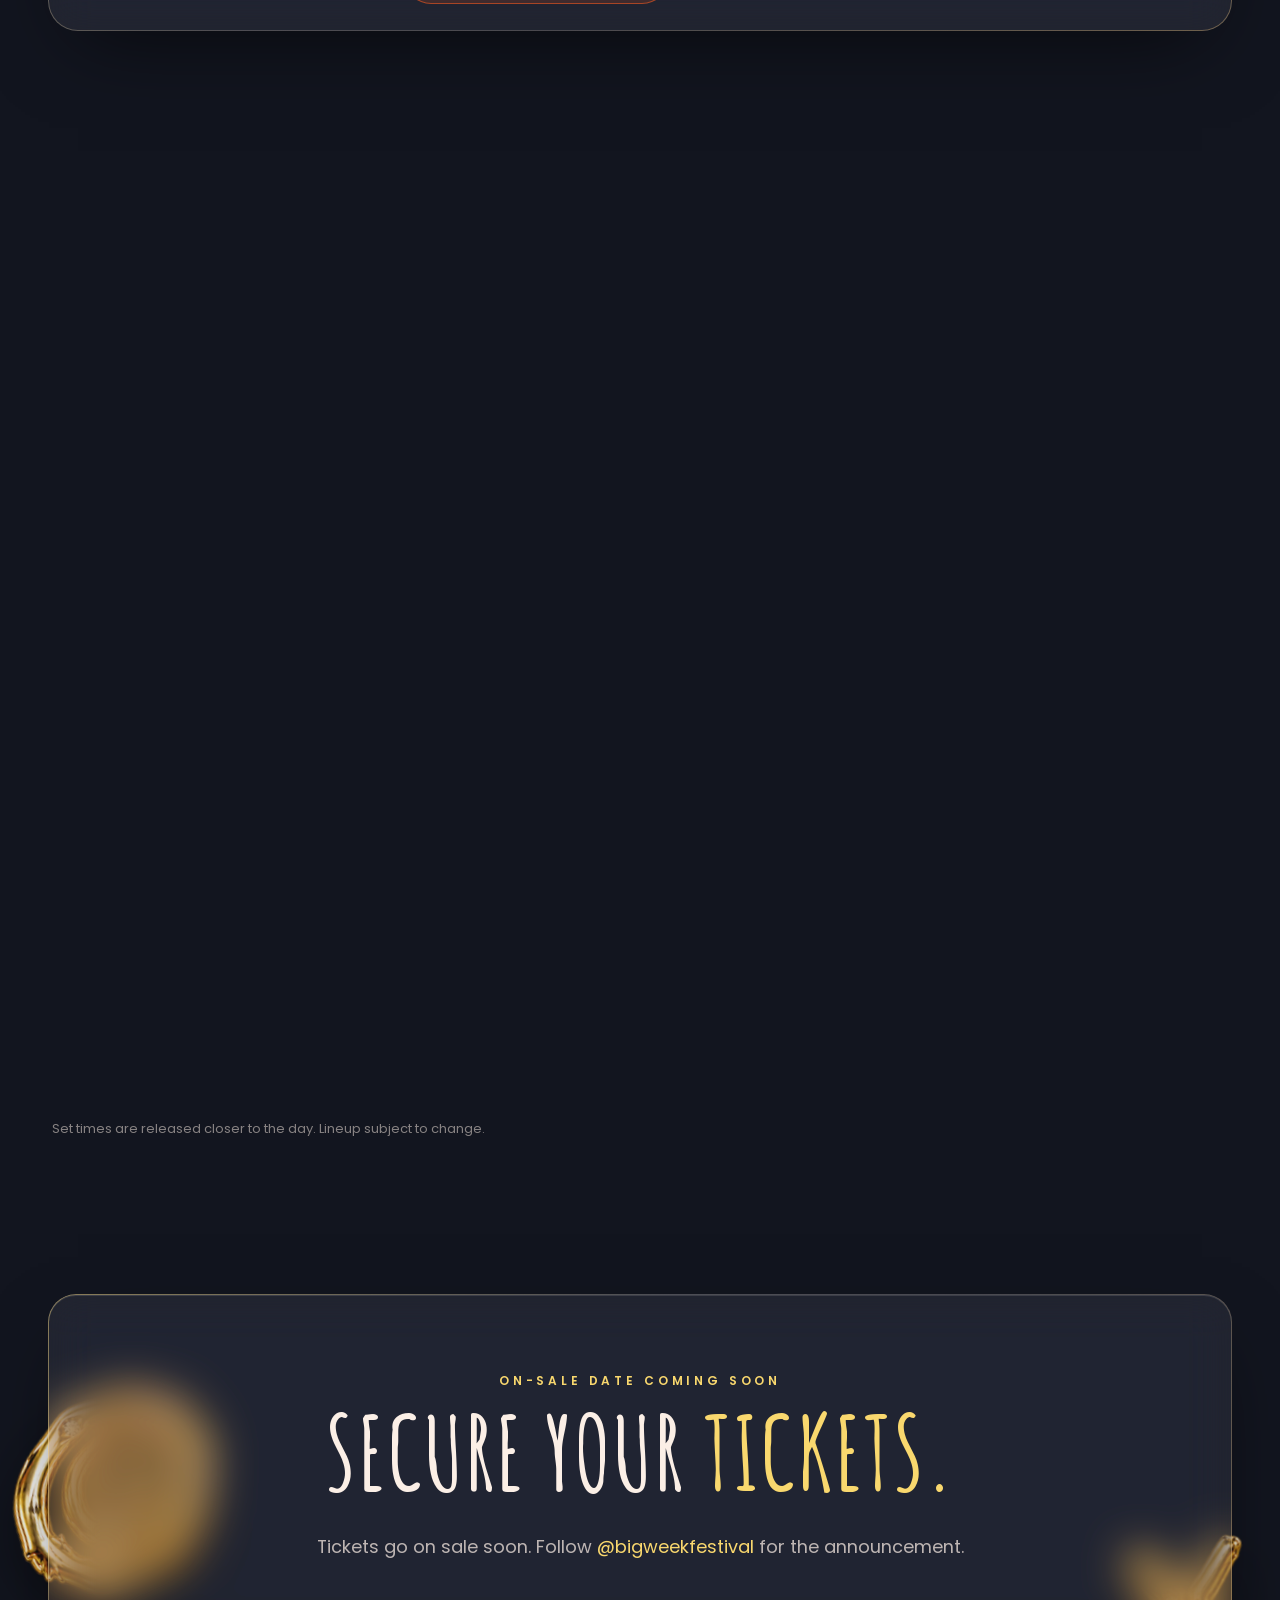
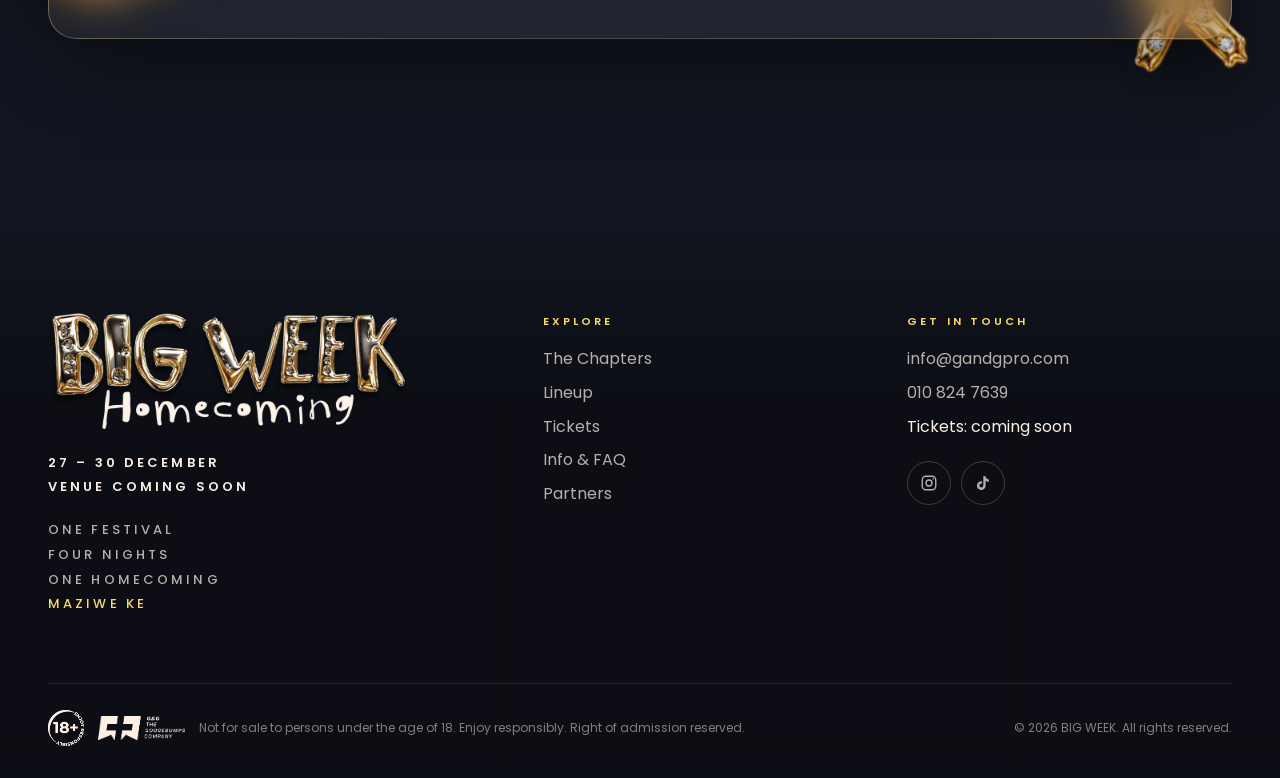
<file: lineup.html>
<!doctype html>
<html lang="en-ZA">
<head>
  <meta charset="utf-8">
  <meta name="viewport" content="width=device-width, initial-scale=1, viewport-fit=cover">
  <meta http-equiv="Content-Security-Policy" content="default-src 'self'; script-src 'self'; style-src 'self' 'unsafe-inline'; img-src 'self' data:; font-src 'self'; connect-src 'self'; media-src 'self'; object-src 'none'; frame-src 'none'; base-uri 'self'; form-action 'self'; upgrade-insecure-requests">
  <meta name="referrer" content="strict-origin-when-cross-origin">
  <title>The Lineup — BIG WEEK 2026 Homecoming, Durban</title>
  <meta name="description" content="The BIG WEEK 2026 lineup for Yanoz Club, BIG WEEK Presents Shimza, Ak&#x27;lalwa Ekhaya and Maziwe Ke. 27–30 December 2026, Durban. Artists announced soon.">
  <link rel="canonical" href="https://bigweek.co.za/lineup.html">
  <meta name="robots" content="index, follow, max-image-preview:large">
  <meta name="theme-color" content="#12151f">
  <meta name="geo.region" content="ZA-KZN">
  <meta name="geo.placename" content="Durban">

  <meta property="og:type" content="website">
  <meta property="og:site_name" content="BIG WEEK">
  <meta property="og:locale" content="en_ZA">
  <meta property="og:url" content="https://bigweek.co.za/lineup.html">
  <meta property="og:title" content="The Lineup — BIG WEEK 2026 Homecoming, Durban">
  <meta property="og:description" content="The BIG WEEK 2026 lineup for Yanoz Club, BIG WEEK Presents Shimza, Ak&#x27;lalwa Ekhaya and Maziwe Ke. 27–30 December 2026, Durban. Artists announced soon.">
  <meta property="og:image" content="https://bigweek.co.za/assets/img/og-image.jpg">
  <meta property="og:image:width" content="1200">
  <meta property="og:image:height" content="630">
  <meta property="og:image:alt" content="BIG WEEK Homecoming, 27–30 December 2026, Durban">
  <meta name="twitter:card" content="summary_large_image">
  <meta name="twitter:title" content="The Lineup — BIG WEEK 2026 Homecoming, Durban">
  <meta name="twitter:description" content="The BIG WEEK 2026 lineup for Yanoz Club, BIG WEEK Presents Shimza, Ak&#x27;lalwa Ekhaya and Maziwe Ke. 27–30 December 2026, Durban. Artists announced soon.">
  <meta name="twitter:image" content="https://bigweek.co.za/assets/img/og-image.jpg">

  <link rel="icon" href="assets/img/icon-32.png" sizes="32x32" type="image/png">
  <link rel="icon" href="assets/img/icon-192.png" sizes="192x192" type="image/png">
  <link rel="apple-touch-icon" href="assets/img/apple-touch-icon.png">

  <link rel="preload" href="assets/fonts/amatic-sc-700-latin.woff2" as="font" type="font/woff2" crossorigin>
  <link rel="preload" href="assets/fonts/poppins-400-latin.woff2" as="font" type="font/woff2" crossorigin>
  <link rel="preload" href="assets/fonts/poppins-600-latin.woff2" as="font" type="font/woff2" crossorigin>
  <link rel="preload" as="image" href="assets/img/sky.jpg" media="(min-width: 761px)">
  <link rel="preload" as="image" href="assets/img/sky-sm.jpg" media="(max-width: 760px)">
  <link rel="stylesheet" href="assets/css/style.css?v=20261008c">
  <script src="assets/js/config.js?v=20261008c"></script>
  <script src="assets/js/early.js?v=20261008c"></script>
</head>
<body data-state="prereg">
  <a class="skip-link" href="#main">Skip to content</a>

  <!-- Atmosphere: the fixed sky the glass blurs -->
  <div class="atmosphere" aria-hidden="true">
    <div class="atmosphere__sky"></div>
    <div class="atmosphere__vignette"></div>
    <div class="atmosphere__shade"></div>
    <div class="orb orb--a"></div>
    <div class="orb orb--b"></div>
    <div class="atmosphere__grain"></div>
  </div>

  <!-- Navigation -->
  <header class="nav glass" role="banner">
    <a class="nav__brand" href="index.html" aria-label="BIG WEEK home">
      <img src="assets/img/logo-lockup-sm.webp" alt="BIG WEEK Homecoming" width="240" height="77" style="height:34px;width:auto">
    </a>
    <nav aria-label="Primary">
      <ul class="nav__links">
        <li><a href="index.html">Home</a></li>
        <li><a href="chapters.html">Chapters</a></li>
        <li><a href="lineup.html" aria-current="page">Lineup</a></li>
        <li><a href="tickets.html">Tickets</a></li>
        <li><a href="info.html">Info</a></li>
        <li><a href="partners.html">Partners</a></li>
      </ul>
    </nav>
    <div style="display:flex;gap:8px;align-items:center">
      <a class="btn nav__cta" data-show="prereg" data-link="preRegister" href="index.html#pre-register">Pre-Register <span class="btn__arrow" aria-hidden="true"><svg width="12" height="12" viewBox="0 0 12 12" fill="none"><path d="M1 6h10M7 2l4 4-4 4" stroke="currentColor" stroke-width="1.6" stroke-linecap="round" stroke-linejoin="round"/></svg></span></a>
      <a class="btn nav__cta" data-show="closed loyalty onsale" href="tickets.html">Tickets <span class="btn__arrow" aria-hidden="true"><svg width="12" height="12" viewBox="0 0 12 12" fill="none"><path d="M1 6h10M7 2l4 4-4 4" stroke="currentColor" stroke-width="1.6" stroke-linecap="round" stroke-linejoin="round"/></svg></span></a>
      <button class="nav__toggle" aria-label="Open menu" aria-expanded="false" aria-controls="mobile-menu"><span></span></button>
    </div>
  </header>

  <div class="mobile-menu" id="mobile-menu" aria-hidden="true">
    <a class="mobile-menu__link" href="index.html"><small>00</small>Home</a>
    <a class="mobile-menu__link" href="chapters.html"><small>01</small>Chapters</a>
    <a class="mobile-menu__link" href="lineup.html"><small>02</small>Lineup</a>
    <a class="mobile-menu__link" href="tickets.html"><small>03</small>Tickets</a>
    <a class="mobile-menu__link" href="info.html"><small>04</small>Info</a>
    <a class="mobile-menu__link" href="partners.html"><small>05</small>Partners</a>
    <a class="btn" data-show="prereg" data-link="preRegister" href="index.html#pre-register">Pre-Register Now <span class="btn__arrow" aria-hidden="true"><svg width="12" height="12" viewBox="0 0 12 12" fill="none"><path d="M1 6h10M7 2l4 4-4 4" stroke="currentColor" stroke-width="1.6" stroke-linecap="round" stroke-linejoin="round"/></svg></span></a>
    <a class="btn" data-show="closed loyalty onsale" href="tickets.html">Get Tickets <span class="btn__arrow" aria-hidden="true"><svg width="12" height="12" viewBox="0 0 12 12" fill="none"><path d="M1 6h10M7 2l4 4-4 4" stroke="currentColor" stroke-width="1.6" stroke-linecap="round" stroke-linejoin="round"/></svg></span></a>
  </div>

  <main id="main">
    <section class="cintro" aria-labelledby="lineup-title">
      <div class="wrap">
        <p class="dateline reveal is-in"><span>27 – 30 December 2026</span><span>Venue coming soon</span></p>
        <h1 id="lineup-title" class="display h-xl reveal is-in" style="margin-top:18px">The BIG<br><span class="accent">Lineup.</span></h1>
      </div>
    </section>

    <section class="section" style="padding-top:0" aria-label="Lineup by night">
      <div class="wrap lnights">
        <article class="lnight lnight--yanoz glass reveal" style="--d:0.00s" id="yanoz-club" aria-labelledby="l-yanoz-club">
          <a class="lnight__id" href="chapters.html#yanoz-club">
            <span class="lnight__thumb"><img src="assets/img/chapters/yanoz-club-sm.jpg" alt="" width="700" height="730" loading="lazy"></span>
            <span class="lnight__meta">
              <span class="lnight__num">01</span>
              <span class="lnight__role">The Welcoming</span>
              <h2 id="l-yanoz-club" class="lnight__name">Yanoz Club</h2>
              <span class="lnight__date">Sun 27 Dec</span>
            </span>
          </a>
          <div class="lnight__lineup">
            <div class="lnight__head"><h3>Lineup</h3><span data-lineup-status="yanoz-club">Coming soon</span></div>
            <div class="acards" data-lineup-cards="yanoz-club"></div>
            <div class="lnight__cta">
              <span class="btn btn--count" data-show="prereg closed"><span class="btn--count__lbl">Tickets</span><span>Coming soon</span></span>
              <a class="btn" data-show="loyalty onsale" data-link="days.yanoz-club" href="tickets.html">Get Sun 27 Dec tickets <span class="btn__arrow" aria-hidden="true"><svg width="12" height="12" viewBox="0 0 12 12" fill="none"><path d="M1 6h10M7 2l4 4-4 4" stroke="currentColor" stroke-width="1.6" stroke-linecap="round" stroke-linejoin="round"/></svg></span></a>
            </div>
          </div>
        </article>
        <article class="lnight lnight--shimza glass reveal" style="--d:0.06s" id="shimza" aria-labelledby="l-shimza">
          <a class="lnight__id" href="chapters.html#shimza">
            <span class="lnight__thumb"><img src="assets/img/chapters/shimza-sm.jpg" alt="" width="700" height="730" loading="lazy"></span>
            <span class="lnight__meta">
              <span class="lnight__num">02</span>
              <span class="lnight__role">BIG WEEK Presents</span>
              <h2 id="l-shimza" class="lnight__name">Shimza</h2>
              <span class="lnight__date">Mon 28 Dec</span>
            </span>
          </a>
          <div class="lnight__lineup">
            <div class="lnight__head"><h3>Lineup</h3><span data-lineup-status="shimza">Coming soon</span></div>
            <div class="acards" data-lineup-cards="shimza"></div>
            <div class="lnight__cta">
              <span class="btn btn--count" data-show="prereg closed"><span class="btn--count__lbl">Tickets</span><span>Coming soon</span></span>
              <a class="btn" data-show="loyalty onsale" data-link="days.shimza" href="tickets.html">Get Mon 28 Dec tickets <span class="btn__arrow" aria-hidden="true"><svg width="12" height="12" viewBox="0 0 12 12" fill="none"><path d="M1 6h10M7 2l4 4-4 4" stroke="currentColor" stroke-width="1.6" stroke-linecap="round" stroke-linejoin="round"/></svg></span></a>
            </div>
          </div>
        </article>
        <article class="lnight lnight--aklalwa glass reveal" style="--d:0.12s" id="aklalwa-ekhaya" aria-labelledby="l-aklalwa-ekhaya">
          <a class="lnight__id" href="chapters.html#aklalwa-ekhaya">
            <span class="lnight__thumb"><img src="assets/img/chapters/aklalwa-ekhaya-sm.jpg" alt="" width="700" height="730" loading="lazy"></span>
            <span class="lnight__meta">
              <span class="lnight__num">03</span>
              <span class="lnight__role">The Groove</span>
              <h2 id="l-aklalwa-ekhaya" class="lnight__name">Ak'lalwa Ekhaya</h2>
              <span class="lnight__date">Tue 29 Dec</span>
            </span>
          </a>
          <div class="lnight__lineup">
            <div class="lnight__head"><h3>Lineup</h3><span data-lineup-status="aklalwa-ekhaya">Coming soon</span></div>
            <div class="acards" data-lineup-cards="aklalwa-ekhaya"></div>
            <div class="lnight__cta">
              <span class="btn btn--count" data-show="prereg closed"><span class="btn--count__lbl">Tickets</span><span>Coming soon</span></span>
              <a class="btn" data-show="loyalty onsale" data-link="days.aklalwa-ekhaya" href="tickets.html">Get Tue 29 Dec tickets <span class="btn__arrow" aria-hidden="true"><svg width="12" height="12" viewBox="0 0 12 12" fill="none"><path d="M1 6h10M7 2l4 4-4 4" stroke="currentColor" stroke-width="1.6" stroke-linecap="round" stroke-linejoin="round"/></svg></span></a>
            </div>
          </div>
        </article>
        <article class="lnight lnight--maziwe glass reveal" style="--d:0.18s" id="maziwe-ke" aria-labelledby="l-maziwe-ke">
          <a class="lnight__id" href="chapters.html#maziwe-ke">
            <span class="lnight__thumb"><img src="assets/img/chapters/maziwe-ke-sm.jpg" alt="" width="700" height="730" loading="lazy"></span>
            <span class="lnight__meta">
              <span class="lnight__num">04</span>
              <span class="lnight__role">The Memory</span>
              <h2 id="l-maziwe-ke" class="lnight__name">Maziwe Ke</h2>
              <span class="lnight__date">Wed 30 Dec</span>
            </span>
          </a>
          <div class="lnight__lineup">
            <div class="lnight__head"><h3>Lineup</h3><span data-lineup-status="maziwe-ke">Coming soon</span></div>
            <div class="acards" data-lineup-cards="maziwe-ke"></div>
            <div class="lnight__cta">
              <span class="btn btn--count" data-show="prereg closed"><span class="btn--count__lbl">Tickets</span><span>Coming soon</span></span>
              <a class="btn" data-show="loyalty onsale" data-link="days.maziwe-ke" href="tickets.html">Get Wed 30 Dec tickets <span class="btn__arrow" aria-hidden="true"><svg width="12" height="12" viewBox="0 0 12 12" fill="none"><path d="M1 6h10M7 2l4 4-4 4" stroke="currentColor" stroke-width="1.6" stroke-linecap="round" stroke-linejoin="round"/></svg></span></a>
            </div>
          </div>
        </article>
        <p class="lnights__note reveal">Set times are released closer to the day. Lineup subject to change.</p>
      </div>
    </section>

    <section class="section" style="padding-top:0" id="secure" aria-labelledby="secure-title">
      <div class="wrap">
        <div class="onsale glass reveal">
          <span class="eyebrow eyebrow--plain onsale__eyebrow" data-show="prereg closed"><span data-date>On sale 8 October</span><span class="x-mark" data-date></span><span data-date>12:00</span><span data-tbc>On-sale date coming soon</span></span>
          <span class="eyebrow eyebrow--plain" data-show="loyalty onsale">27 – 30 December 2026</span>
          <h2 id="secure-title" class="display h-lg onsale__title">Secure your <span class="accent">tickets.</span></h2>
          <p class="lede" data-tbc style="margin:0;text-align:center">Tickets go on sale soon. Follow <a href="https://www.instagram.com/bigweekfestival/" target="_blank" rel="noopener" style="color:var(--butter)">@bigweekfestival</a> for the announcement.</p>
          <div class="countdown countdown--xl" data-countdown data-countdown-to="loyaltyOnSale" role="timer" aria-live="off" data-show="prereg closed">
            <div class="countdown__unit"><span class="countdown__num" data-d>00</span><span class="countdown__lbl">Days</span></div>
            <div class="countdown__unit"><span class="countdown__num" data-h>00</span><span class="countdown__lbl">Hours</span></div>
            <div class="countdown__unit"><span class="countdown__num" data-m>00</span><span class="countdown__lbl">Mins</span></div>
            <div class="countdown__unit"><span class="countdown__num" data-s>00</span><span class="countdown__lbl">Secs</span></div>
          </div>
          <div class="onsale__cta" data-show="loyalty onsale">
            <a class="btn btn--lg" data-link="tickets" href="tickets.html">Secure your tickets now <span class="btn__arrow" aria-hidden="true"><svg width="12" height="12" viewBox="0 0 12 12" fill="none"><path d="M1 6h10M7 2l4 4-4 4" stroke="currentColor" stroke-width="1.6" stroke-linecap="round" stroke-linejoin="round"/></svg></span></a>
          </div>
        </div>
      </div>
    </section>
  </main>

  <!-- ================= FOOTER ================= -->
  <footer class="footer">
    <div class="wrap">
      <div class="footer__top">
        <div>
          <img class="footer__logo" src="assets/img/logo-lockup.webp" alt="BIG WEEK Homecoming" width="900" height="290" loading="lazy">
          <p class="footer__tag"><b>27 – 30 December</b><br><b>Venue Coming Soon</b></p>
          <p class="footer__tag">One Festival<br>Four Nights<br>One Homecoming<br><span class="accent">Maziwe Ke</span></p>
        </div>
        <div>
          <h4>Explore</h4>
          <ul>
            <li><a href="chapters.html">The Chapters</a></li>
            <li><a href="lineup.html">Lineup</a></li>
            <li><a href="tickets.html">Tickets</a></li>
            <li><a href="info.html">Info &amp; FAQ</a></li>
            <li><a href="partners.html">Partners</a></li>
          </ul>
        </div>
        <div>
          <h4>Get in touch</h4>
          <ul>
            <li><a href="mailto:info@gandgpro.com">info@gandgpro.com</a></li>
            <li><a href="tel:+27108247639">010 824 7639</a></li>
            <li><a data-link="tickets" data-soon="Tickets: coming soon" href="tickets.html">Buy tickets</a></li>
          </ul>
          <div class="socials">
            <a href="https://www.instagram.com/bigweekfestival/" target="_blank" rel="noopener" aria-label="BIG WEEK on Instagram"><svg width="18" height="18" viewBox="0 0 24 24" fill="none" stroke="currentColor" stroke-width="1.8" aria-hidden="true"><rect x="3" y="3" width="18" height="18" rx="5"/><circle cx="12" cy="12" r="4"/><circle cx="17.5" cy="6.5" r="1" fill="currentColor" stroke="none"/></svg></a>
            <a href="https://www.tiktok.com/@ballitobigweek" target="_blank" rel="noopener" aria-label="BIG WEEK on TikTok"><svg width="18" height="18" viewBox="0 0 24 24" fill="currentColor" aria-hidden="true"><path d="M16.6 5.8A4.3 4.3 0 0 1 15.5 3h-3.1v12.4a2.6 2.6 0 1 1-2.6-2.6c.3 0 .5 0 .8.1V9.7a5.8 5.8 0 1 0 4.9 5.7V9.1a7.4 7.4 0 0 0 4.3 1.4V7.4a4.3 4.3 0 0 1-3.2-1.6z"/></svg></a>
          </div>
        </div>
      </div>
      <div class="footer__bottom">
        <div class="footer__legal">
          <img src="assets/img/u18.png" alt="18+" width="68" height="68" loading="lazy">
          <img src="assets/img/gg.png" alt="G&amp;G — The Goosebumps Company" width="215" height="59" loading="lazy" style="height:24px">
          <span>Not for sale to persons under the age of 18. Enjoy responsibly. Right of admission reserved.</span>
        </div>
        <span>© <span data-year>2026</span> BIG WEEK. All rights reserved.</span>
      </div>
    </div>
  </footer>
  <script src="assets/js/main.js?v=20261008c"></script>
</body>
</html>
</file>
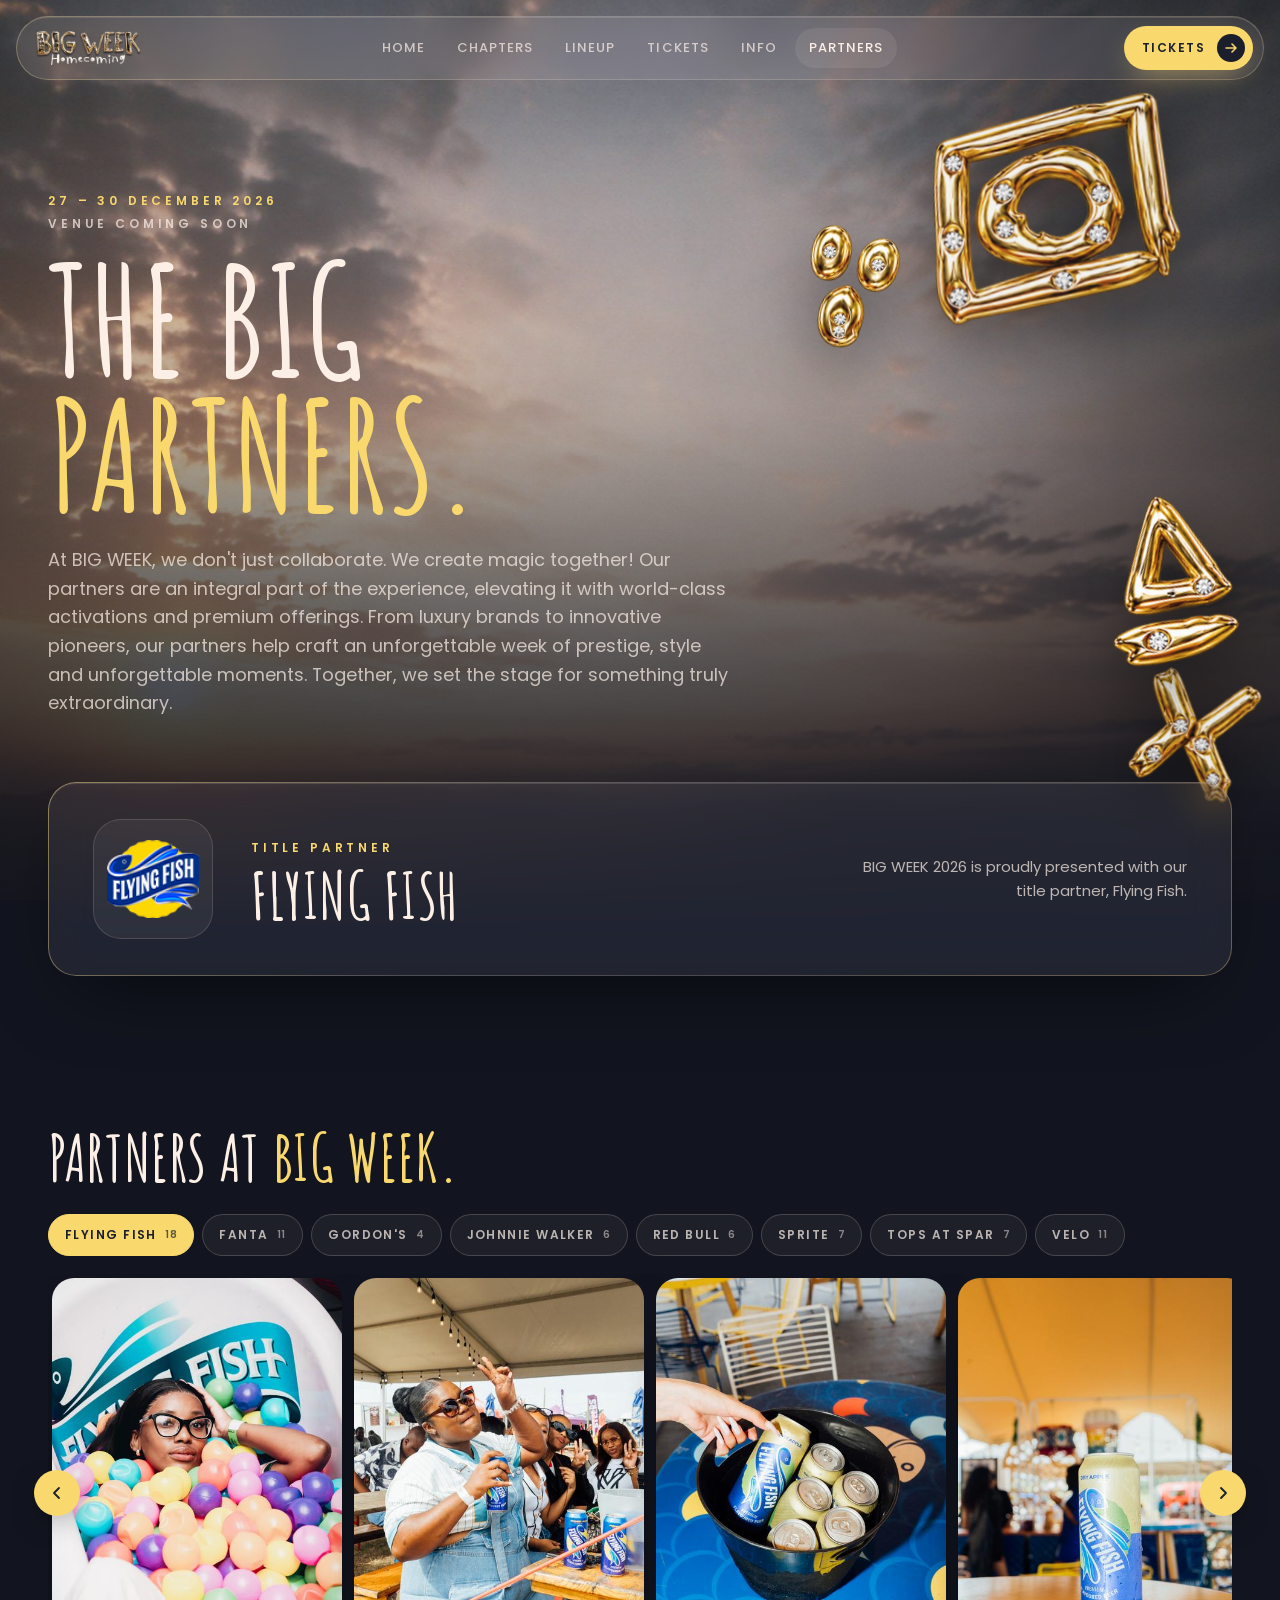
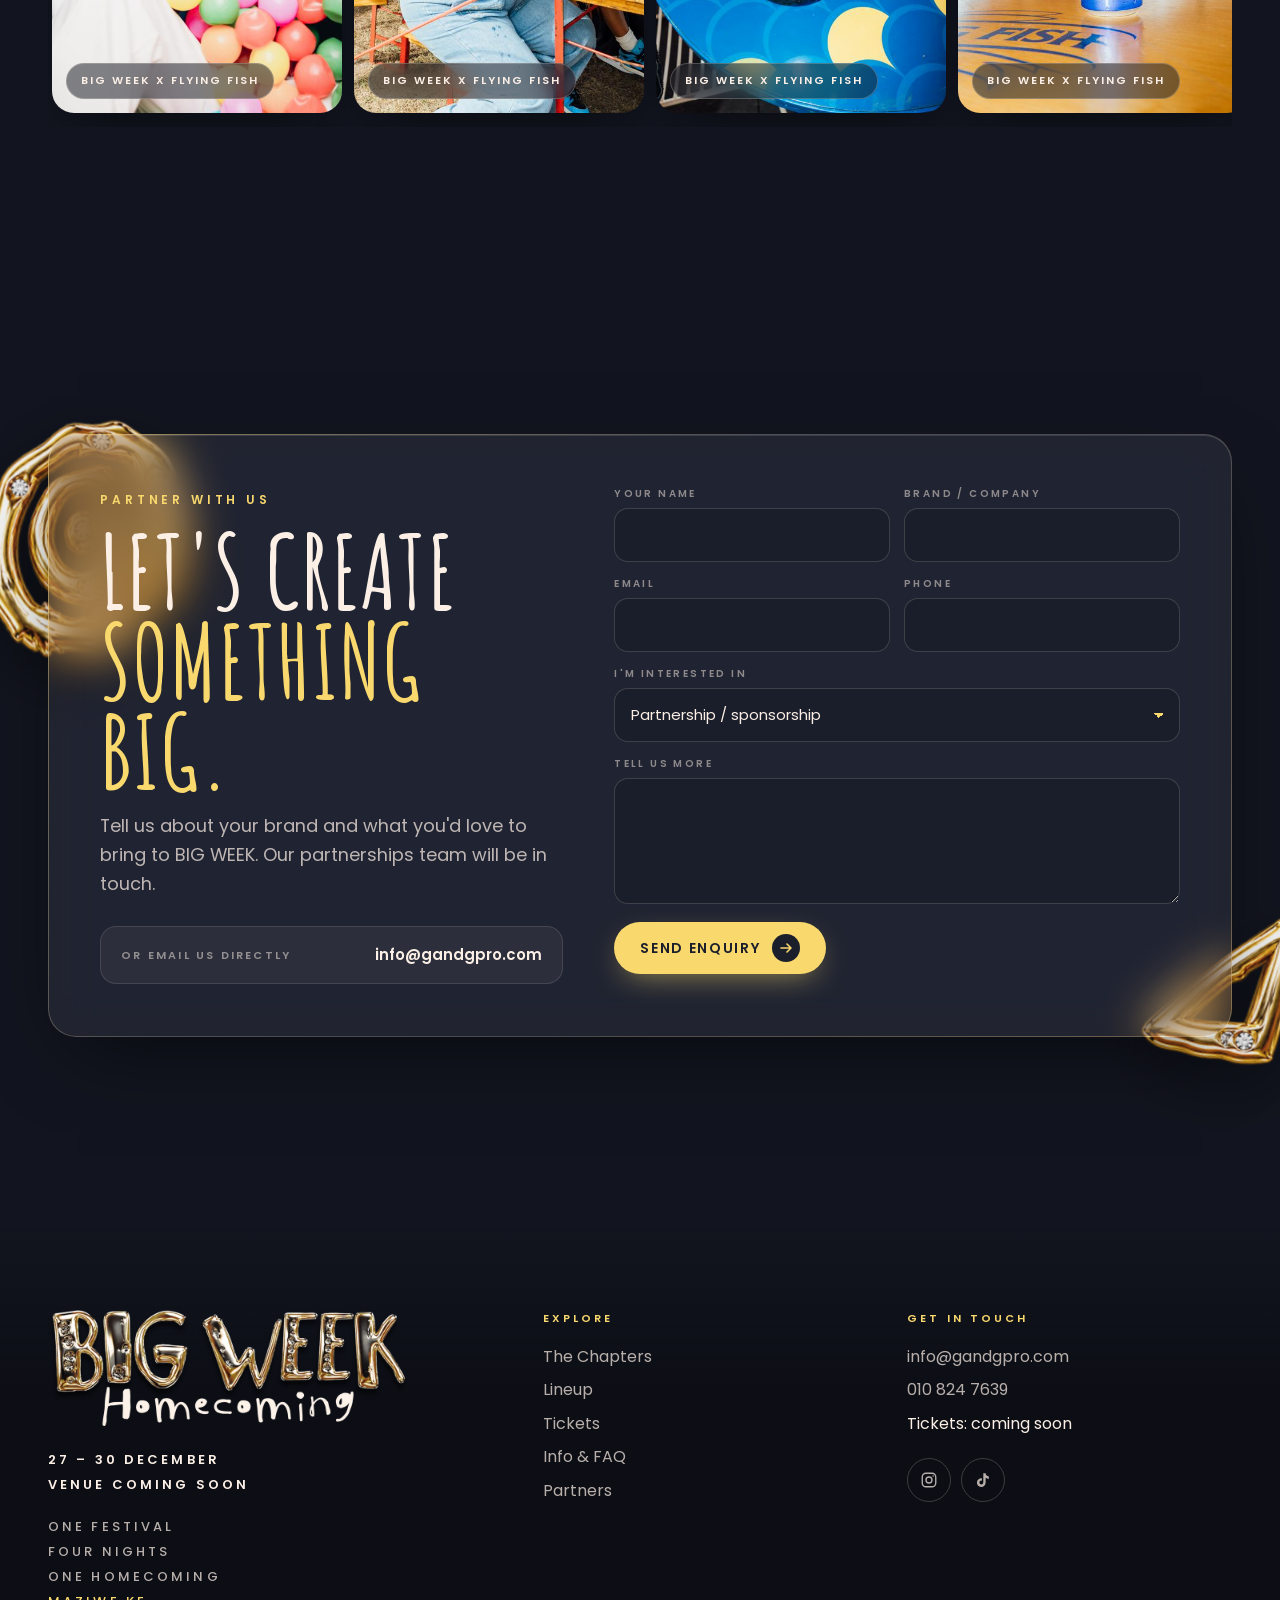
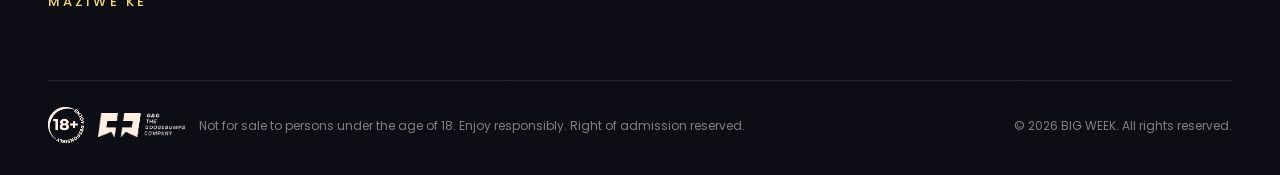
<file: partners.html>
<!doctype html>
<html lang="en-ZA">
<head>
  <meta charset="utf-8">
  <meta name="viewport" content="width=device-width, initial-scale=1, viewport-fit=cover">
  <meta http-equiv="Content-Security-Policy" content="default-src 'self'; script-src 'self'; style-src 'self' 'unsafe-inline'; img-src 'self' data:; font-src 'self'; connect-src 'self'; media-src 'self'; object-src 'none'; frame-src 'none'; base-uri 'self'; form-action 'self'; upgrade-insecure-requests">
  <meta name="referrer" content="strict-origin-when-cross-origin">
  <title>Partners — BIG WEEK 2026 Homecoming, Durban</title>
  <meta name="description" content="Partner with BIG WEEK 2026 in Durban. Title partner Flying Fish. Enquire about partnerships, brand activations and premium offerings.">
  <link rel="canonical" href="https://bigweek.co.za/partners.html">
  <meta name="robots" content="index, follow, max-image-preview:large">
  <meta name="theme-color" content="#12151f">
  <meta name="geo.region" content="ZA-KZN">
  <meta name="geo.placename" content="Durban">

  <meta property="og:type" content="website">
  <meta property="og:site_name" content="BIG WEEK">
  <meta property="og:locale" content="en_ZA">
  <meta property="og:url" content="https://bigweek.co.za/partners.html">
  <meta property="og:title" content="Partners — BIG WEEK 2026 Homecoming, Durban">
  <meta property="og:description" content="Partner with BIG WEEK 2026 in Durban. Title partner Flying Fish. Enquire about partnerships, brand activations and premium offerings.">
  <meta property="og:image" content="https://bigweek.co.za/assets/img/og-image.jpg">
  <meta property="og:image:width" content="1200">
  <meta property="og:image:height" content="630">
  <meta property="og:image:alt" content="BIG WEEK Homecoming, 27–30 December 2026, Durban">
  <meta name="twitter:card" content="summary_large_image">
  <meta name="twitter:title" content="Partners — BIG WEEK 2026 Homecoming, Durban">
  <meta name="twitter:description" content="Partner with BIG WEEK 2026 in Durban. Title partner Flying Fish. Enquire about partnerships, brand activations and premium offerings.">
  <meta name="twitter:image" content="https://bigweek.co.za/assets/img/og-image.jpg">

  <link rel="icon" href="assets/img/icon-32.png" sizes="32x32" type="image/png">
  <link rel="icon" href="assets/img/icon-192.png" sizes="192x192" type="image/png">
  <link rel="apple-touch-icon" href="assets/img/apple-touch-icon.png">

  <link rel="preload" href="assets/fonts/amatic-sc-700-latin.woff2" as="font" type="font/woff2" crossorigin>
  <link rel="preload" href="assets/fonts/poppins-400-latin.woff2" as="font" type="font/woff2" crossorigin>
  <link rel="preload" href="assets/fonts/poppins-600-latin.woff2" as="font" type="font/woff2" crossorigin>
  <link rel="preload" as="image" href="assets/img/sky.jpg" media="(min-width: 761px)">
  <link rel="preload" as="image" href="assets/img/sky-sm.jpg" media="(max-width: 760px)">
  <link rel="stylesheet" href="assets/css/style.css?v=20261008c">
  <script src="assets/js/config.js?v=20261008c"></script>
  <script src="assets/js/early.js?v=20261008c"></script>
</head>
<body data-state="prereg">
  <a class="skip-link" href="#main">Skip to content</a>

  <!-- Atmosphere: the fixed sky the glass blurs -->
  <div class="atmosphere" aria-hidden="true">
    <div class="atmosphere__sky"></div>
    <div class="atmosphere__vignette"></div>
    <div class="atmosphere__shade"></div>
    <div class="orb orb--a"></div>
    <div class="orb orb--b"></div>
    <div class="atmosphere__grain"></div>
  </div>

  <!-- Navigation -->
  <header class="nav glass" role="banner">
    <a class="nav__brand" href="index.html" aria-label="BIG WEEK home">
      <img src="assets/img/logo-lockup-sm.webp" alt="BIG WEEK Homecoming" width="240" height="77" style="height:34px;width:auto">
    </a>
    <nav aria-label="Primary">
      <ul class="nav__links">
        <li><a href="index.html">Home</a></li>
        <li><a href="chapters.html">Chapters</a></li>
        <li><a href="lineup.html">Lineup</a></li>
        <li><a href="tickets.html">Tickets</a></li>
        <li><a href="info.html">Info</a></li>
        <li><a href="partners.html" aria-current="page">Partners</a></li>
      </ul>
    </nav>
    <div style="display:flex;gap:8px;align-items:center">
      <a class="btn nav__cta" data-show="prereg" data-link="preRegister" href="index.html#pre-register">Pre-Register <span class="btn__arrow" aria-hidden="true"><svg width="12" height="12" viewBox="0 0 12 12" fill="none"><path d="M1 6h10M7 2l4 4-4 4" stroke="currentColor" stroke-width="1.6" stroke-linecap="round" stroke-linejoin="round"/></svg></span></a>
      <a class="btn nav__cta" data-show="closed loyalty onsale" href="tickets.html">Tickets <span class="btn__arrow" aria-hidden="true"><svg width="12" height="12" viewBox="0 0 12 12" fill="none"><path d="M1 6h10M7 2l4 4-4 4" stroke="currentColor" stroke-width="1.6" stroke-linecap="round" stroke-linejoin="round"/></svg></span></a>
      <button class="nav__toggle" aria-label="Open menu" aria-expanded="false" aria-controls="mobile-menu"><span></span></button>
    </div>
  </header>

  <div class="mobile-menu" id="mobile-menu" aria-hidden="true">
    <a class="mobile-menu__link" href="index.html"><small>00</small>Home</a>
    <a class="mobile-menu__link" href="chapters.html"><small>01</small>Chapters</a>
    <a class="mobile-menu__link" href="lineup.html"><small>02</small>Lineup</a>
    <a class="mobile-menu__link" href="tickets.html"><small>03</small>Tickets</a>
    <a class="mobile-menu__link" href="info.html"><small>04</small>Info</a>
    <a class="mobile-menu__link" href="partners.html"><small>05</small>Partners</a>
    <a class="btn" data-show="prereg" data-link="preRegister" href="index.html#pre-register">Pre-Register Now <span class="btn__arrow" aria-hidden="true"><svg width="12" height="12" viewBox="0 0 12 12" fill="none"><path d="M1 6h10M7 2l4 4-4 4" stroke="currentColor" stroke-width="1.6" stroke-linecap="round" stroke-linejoin="round"/></svg></span></a>
    <a class="btn" data-show="closed loyalty onsale" href="tickets.html">Get Tickets <span class="btn__arrow" aria-hidden="true"><svg width="12" height="12" viewBox="0 0 12 12" fill="none"><path d="M1 6h10M7 2l4 4-4 4" stroke="currentColor" stroke-width="1.6" stroke-linecap="round" stroke-linejoin="round"/></svg></span></a>
  </div>

  <main id="main">
    <section class="cintro" aria-labelledby="partners-title">
      <div class="wrap">
        <p class="dateline reveal is-in"><span>27 – 30 December 2026</span><span>Venue coming soon</span></p>
        <h1 id="partners-title" class="display h-xl reveal is-in" style="margin-top:18px">The BIG<br><span class="accent">Partners.</span></h1>
        <p class="lede reveal is-in" style="margin:24px 0 0;max-width:62ch">At BIG WEEK, we don't just collaborate. We create magic together! Our partners are an integral part of the experience, elevating it with world-class activations and premium offerings. From luxury brands to innovative pioneers, our partners help craft an unforgettable week of prestige, style and unforgettable moments. Together, we set the stage for something truly extraordinary.</p>
      </div>
    </section>

    <section aria-label="Title partner">
      <div class="wrap">
        <div class="titlepartner glass reveal">
          <div class="titlepartner__logo"><img src="assets/img/flyingfish.png" alt="Flying Fish" width="79" height="67"></div>
          <div class="titlepartner__copy">
            <span class="eyebrow eyebrow--plain">Title Partner</span>
            <h2 class="display h-md" style="margin:8px 0 0">Flying Fish</h2>
          </div>
          <p class="titlepartner__line">BIG WEEK 2026 is proudly presented with our title partner, Flying Fish.</p>
        </div>
      </div>
    </section>

    <section class="section pgallery-section" aria-labelledby="gallery-title" data-partner-gallery-section hidden>
      <div class="wrap">
        <h2 id="gallery-title" class="display h-md reveal" style="margin-bottom:clamp(18px,2.4vw,28px)">Partners at <span class="accent">BIG WEEK.</span></h2>
        <div class="pgallery" data-partner-gallery></div>
      </div>
    </section>

    <section class="section" id="enquire" aria-labelledby="enquire-title">
      <div class="wrap">
        <div class="enquire glass reveal">
          <div class="enquire__copy">
            <span class="eyebrow eyebrow--plain">Partner with us</span>
            <h2 id="enquire-title" class="display h-lg" style="margin:14px 0 16px">Let's create<br><span class="accent">something BIG.</span></h2>
            <p class="lede" style="margin:0">Tell us about your brand and what you'd love to bring to BIG WEEK. Our partnerships team will be in touch.</p>
            <a class="contact__row" href="mailto:info@gandgpro.com" style="margin-top:28px"><span>Or email us directly</span><b>info@gandgpro.com</b></a>
          </div>
          <form class="enquire__form" data-enquiry novalidate>
            <div class="field"><label for="f-name">Your name</label><input id="f-name" name="name" type="text" autocomplete="name" required></div>
            <div class="field"><label for="f-company">Brand / company</label><input id="f-company" name="company" type="text" autocomplete="organization" required></div>
            <div class="field"><label for="f-email">Email</label><input id="f-email" name="email" type="email" autocomplete="email" required></div>
            <div class="field"><label for="f-phone">Phone</label><input id="f-phone" name="phone" type="tel" autocomplete="tel"></div>
            <div class="field field--full"><label for="f-interest">I'm interested in</label>
              <select id="f-interest" name="interest">
                <option>Partnership / sponsorship</option>
                <option>Brand activation</option>
                <option>Hospitality &amp; premium offering</option>
                <option>Something else</option>
              </select>
            </div>
            <div class="field field--full"><label for="f-msg">Tell us more</label><textarea id="f-msg" name="message" rows="4"></textarea></div>
            <div class="field--full enquire__submit">
              <button class="btn" type="submit">Send enquiry <span class="btn__arrow" aria-hidden="true"><svg width="12" height="12" viewBox="0 0 12 12" fill="none"><path d="M1 6h10M7 2l4 4-4 4" stroke="currentColor" stroke-width="1.6" stroke-linecap="round" stroke-linejoin="round"/></svg></span></button>
              <p class="enquire__status" role="status" aria-live="polite"></p>
            </div>
          </form>
        </div>
      </div>
    </section>
  </main>

  <!-- ================= FOOTER ================= -->
  <footer class="footer">
    <div class="wrap">
      <div class="footer__top">
        <div>
          <img class="footer__logo" src="assets/img/logo-lockup.webp" alt="BIG WEEK Homecoming" width="900" height="290" loading="lazy">
          <p class="footer__tag"><b>27 – 30 December</b><br><b>Venue Coming Soon</b></p>
          <p class="footer__tag">One Festival<br>Four Nights<br>One Homecoming<br><span class="accent">Maziwe Ke</span></p>
        </div>
        <div>
          <h4>Explore</h4>
          <ul>
            <li><a href="chapters.html">The Chapters</a></li>
            <li><a href="lineup.html">Lineup</a></li>
            <li><a href="tickets.html">Tickets</a></li>
            <li><a href="info.html">Info &amp; FAQ</a></li>
            <li><a href="partners.html">Partners</a></li>
          </ul>
        </div>
        <div>
          <h4>Get in touch</h4>
          <ul>
            <li><a href="mailto:info@gandgpro.com">info@gandgpro.com</a></li>
            <li><a href="tel:+27108247639">010 824 7639</a></li>
            <li><a data-link="tickets" data-soon="Tickets: coming soon" href="tickets.html">Buy tickets</a></li>
          </ul>
          <div class="socials">
            <a href="https://www.instagram.com/bigweekfestival/" target="_blank" rel="noopener" aria-label="BIG WEEK on Instagram"><svg width="18" height="18" viewBox="0 0 24 24" fill="none" stroke="currentColor" stroke-width="1.8" aria-hidden="true"><rect x="3" y="3" width="18" height="18" rx="5"/><circle cx="12" cy="12" r="4"/><circle cx="17.5" cy="6.5" r="1" fill="currentColor" stroke="none"/></svg></a>
            <a href="https://www.tiktok.com/@ballitobigweek" target="_blank" rel="noopener" aria-label="BIG WEEK on TikTok"><svg width="18" height="18" viewBox="0 0 24 24" fill="currentColor" aria-hidden="true"><path d="M16.6 5.8A4.3 4.3 0 0 1 15.5 3h-3.1v12.4a2.6 2.6 0 1 1-2.6-2.6c.3 0 .5 0 .8.1V9.7a5.8 5.8 0 1 0 4.9 5.7V9.1a7.4 7.4 0 0 0 4.3 1.4V7.4a4.3 4.3 0 0 1-3.2-1.6z"/></svg></a>
          </div>
        </div>
      </div>
      <div class="footer__bottom">
        <div class="footer__legal">
          <img src="assets/img/u18.png" alt="18+" width="68" height="68" loading="lazy">
          <img src="assets/img/gg.png" alt="G&amp;G — The Goosebumps Company" width="215" height="59" loading="lazy" style="height:24px">
          <span>Not for sale to persons under the age of 18. Enjoy responsibly. Right of admission reserved.</span>
        </div>
        <span>© <span data-year>2026</span> BIG WEEK. All rights reserved.</span>
      </div>
    </div>
  </footer>
  <script src="assets/js/main.js?v=20261008c"></script>
</body>
</html>
</file>
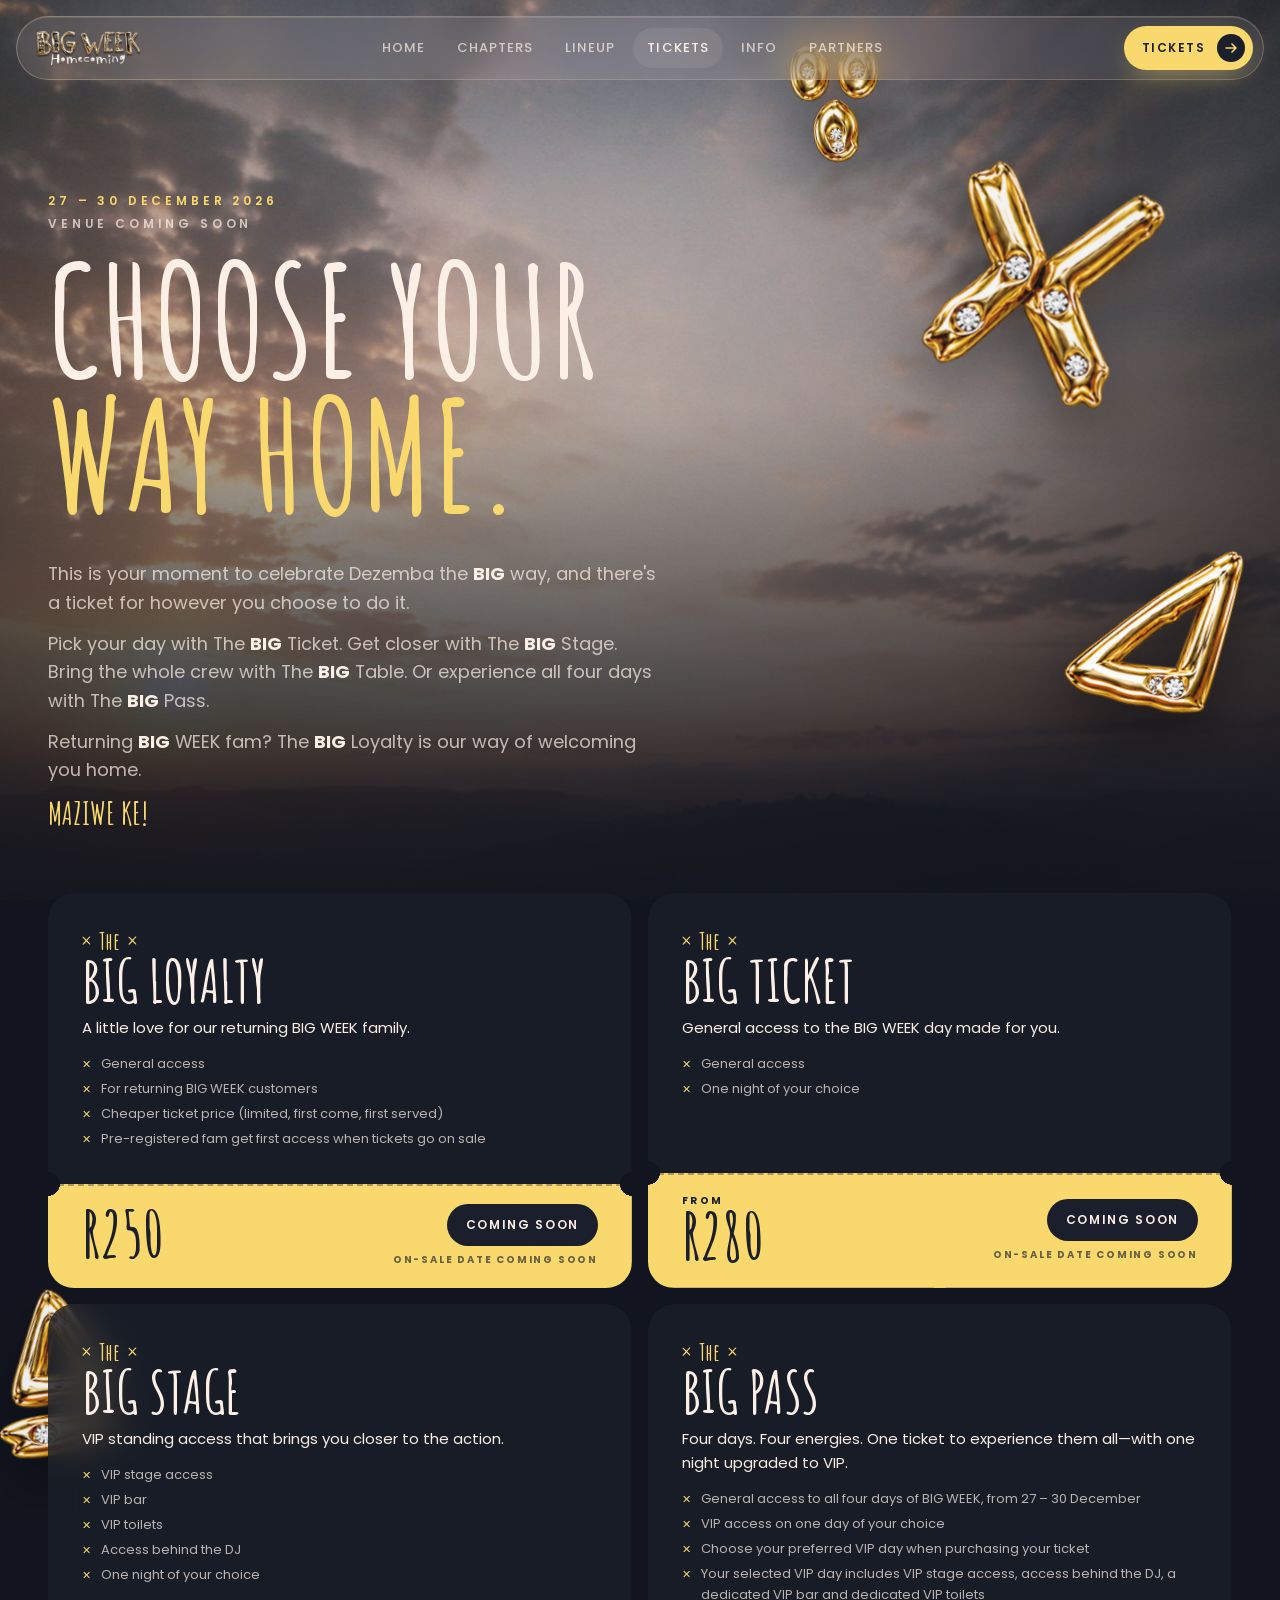
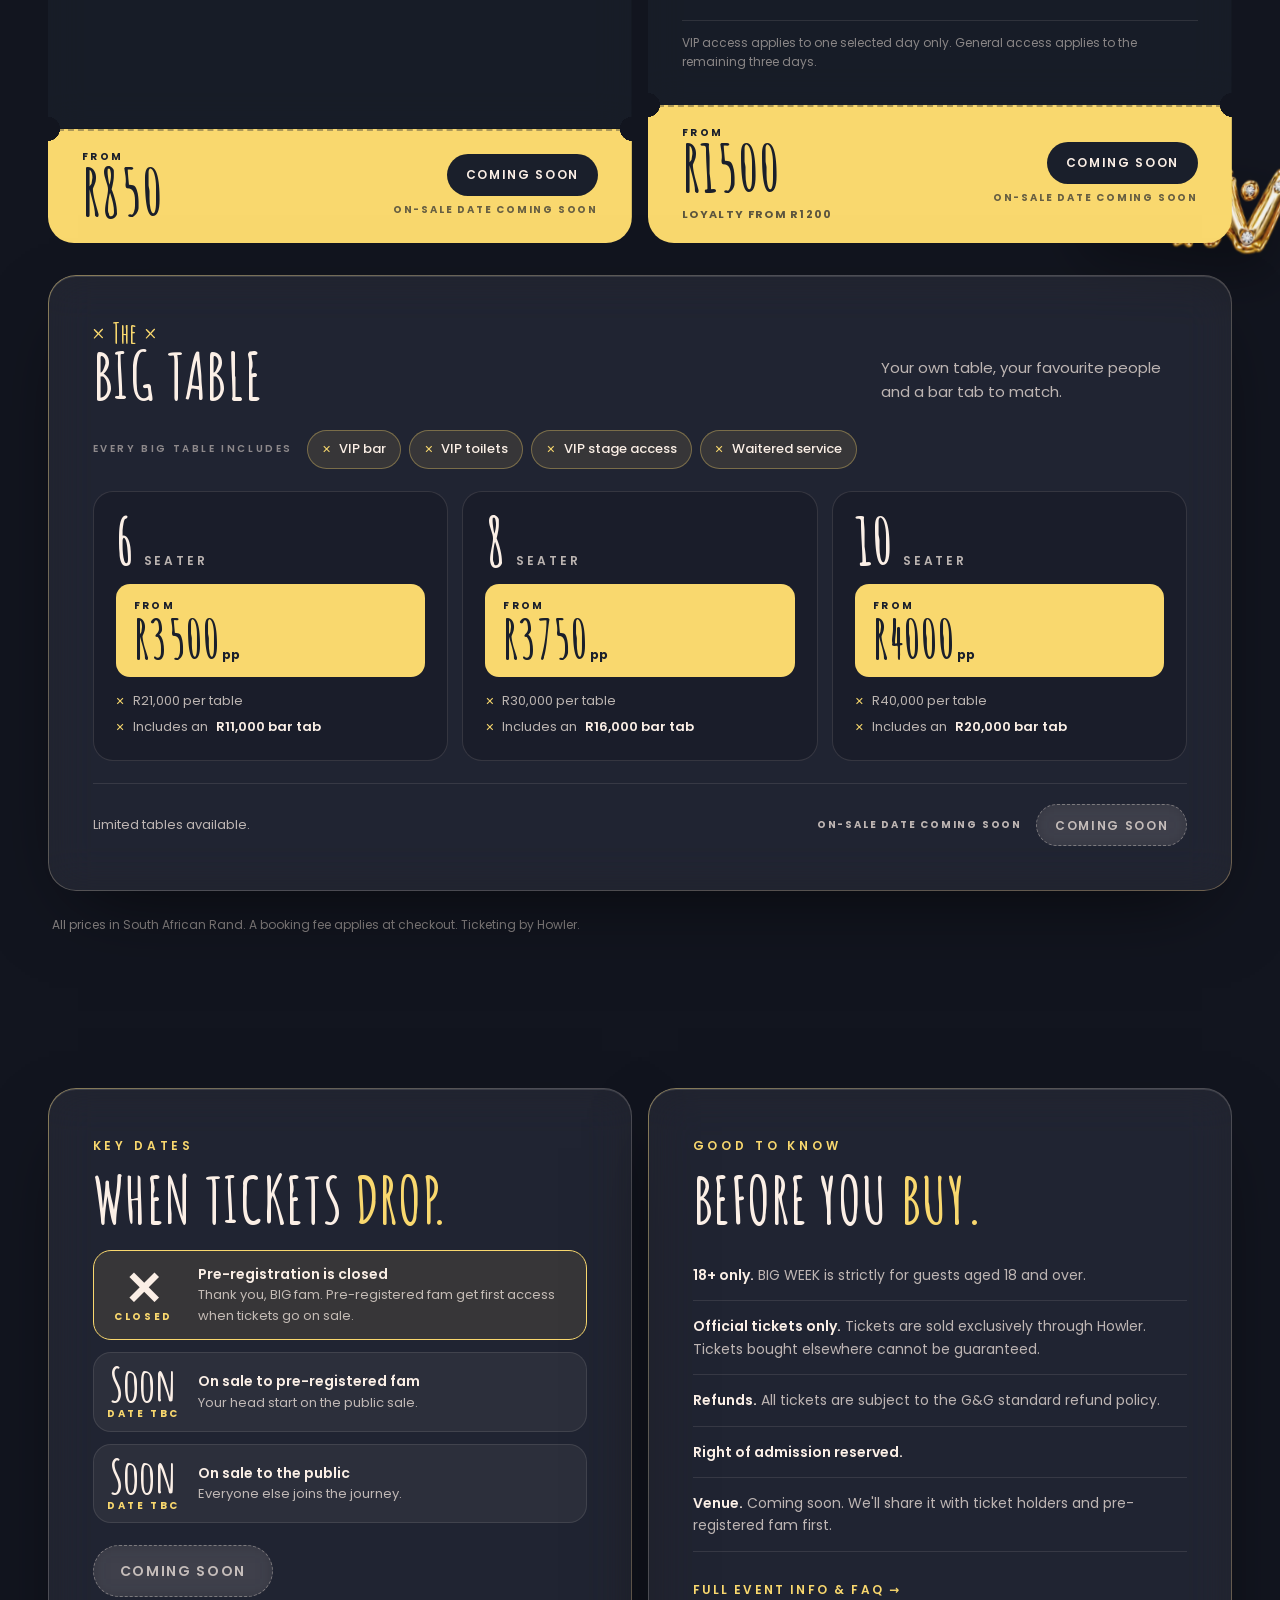
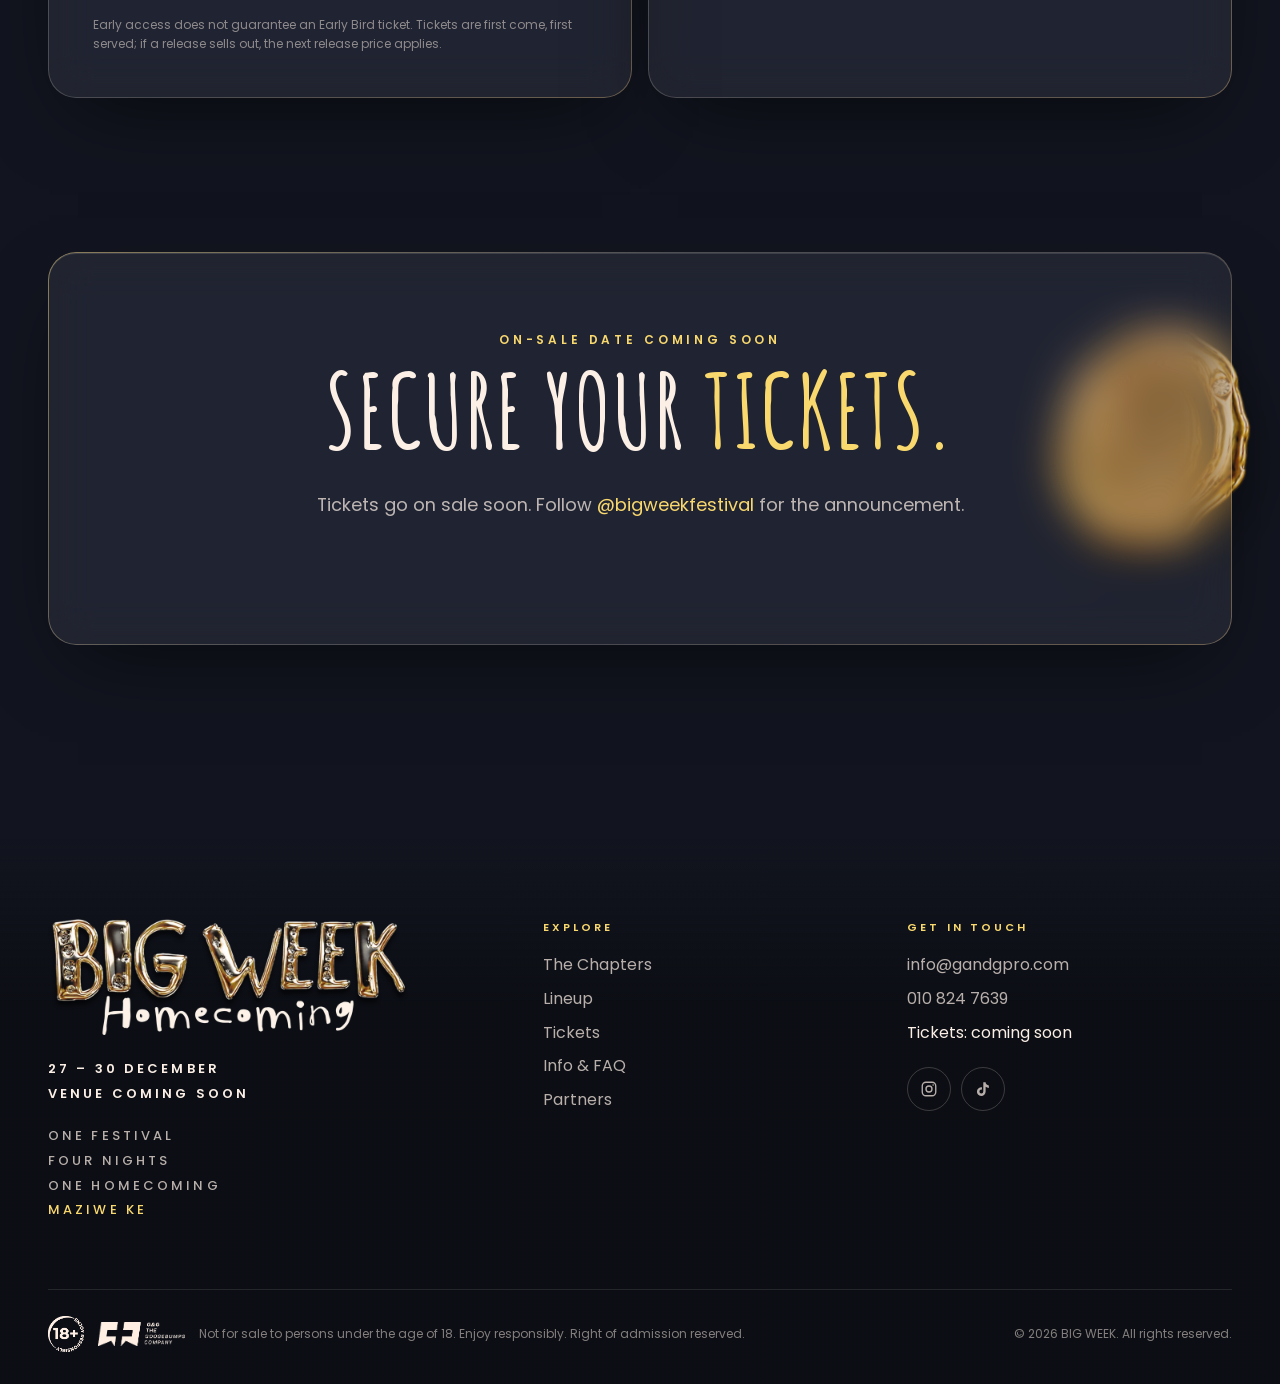
<file: tickets.html>
<!doctype html>
<html lang="en-ZA">
<head>
  <meta charset="utf-8">
  <meta name="viewport" content="width=device-width, initial-scale=1, viewport-fit=cover">
  <meta http-equiv="Content-Security-Policy" content="default-src 'self'; script-src 'self'; style-src 'self' 'unsafe-inline'; img-src 'self' data:; font-src 'self'; connect-src 'self'; media-src 'self'; object-src 'none'; frame-src 'none'; base-uri 'self'; form-action 'self'; upgrade-insecure-requests">
  <meta name="referrer" content="strict-origin-when-cross-origin">
  <title>Tickets — BIG WEEK 2026 Homecoming, Durban</title>
  <meta name="description" content="BIG WEEK 2026 tickets: BIG Loyalty R250, BIG Ticket from R280, BIG Stage from R850, BIG Pass from R1500 and BIG Table packages. 27–30 December 2026, Durban. Ticketing by Howler.">
  <link rel="canonical" href="https://bigweek.co.za/tickets.html">
  <meta name="robots" content="index, follow, max-image-preview:large">
  <meta name="theme-color" content="#12151f">
  <meta name="geo.region" content="ZA-KZN">
  <meta name="geo.placename" content="Durban">

  <meta property="og:type" content="website">
  <meta property="og:site_name" content="BIG WEEK">
  <meta property="og:locale" content="en_ZA">
  <meta property="og:url" content="https://bigweek.co.za/tickets.html">
  <meta property="og:title" content="Tickets — BIG WEEK 2026 Homecoming, Durban">
  <meta property="og:description" content="BIG WEEK 2026 tickets: BIG Loyalty R250, BIG Ticket from R280, BIG Stage from R850, BIG Pass from R1500 and BIG Table packages. 27–30 December 2026, Durban. Ticketing by Howler.">
  <meta property="og:image" content="https://bigweek.co.za/assets/img/og-image.jpg">
  <meta property="og:image:width" content="1200">
  <meta property="og:image:height" content="630">
  <meta property="og:image:alt" content="BIG WEEK Homecoming, 27–30 December 2026, Durban">
  <meta name="twitter:card" content="summary_large_image">
  <meta name="twitter:title" content="Tickets — BIG WEEK 2026 Homecoming, Durban">
  <meta name="twitter:description" content="BIG WEEK 2026 tickets: BIG Loyalty R250, BIG Ticket from R280, BIG Stage from R850, BIG Pass from R1500 and BIG Table packages. 27–30 December 2026, Durban. Ticketing by Howler.">
  <meta name="twitter:image" content="https://bigweek.co.za/assets/img/og-image.jpg">

  <link rel="icon" href="assets/img/icon-32.png" sizes="32x32" type="image/png">
  <link rel="icon" href="assets/img/icon-192.png" sizes="192x192" type="image/png">
  <link rel="apple-touch-icon" href="assets/img/apple-touch-icon.png">

  <link rel="preload" href="assets/fonts/amatic-sc-700-latin.woff2" as="font" type="font/woff2" crossorigin>
  <link rel="preload" href="assets/fonts/poppins-400-latin.woff2" as="font" type="font/woff2" crossorigin>
  <link rel="preload" href="assets/fonts/poppins-600-latin.woff2" as="font" type="font/woff2" crossorigin>
  <link rel="preload" as="image" href="assets/img/sky.jpg" media="(min-width: 761px)">
  <link rel="preload" as="image" href="assets/img/sky-sm.jpg" media="(max-width: 760px)">
  <link rel="stylesheet" href="assets/css/style.css?v=20261008c">
  <script src="assets/js/config.js?v=20261008c"></script>
  <script src="assets/js/early.js?v=20261008c"></script>
</head>
<body data-state="prereg">
  <a class="skip-link" href="#main">Skip to content</a>

  <!-- Atmosphere: the fixed sky the glass blurs -->
  <div class="atmosphere" aria-hidden="true">
    <div class="atmosphere__sky"></div>
    <div class="atmosphere__vignette"></div>
    <div class="atmosphere__shade"></div>
    <div class="orb orb--a"></div>
    <div class="orb orb--b"></div>
    <div class="atmosphere__grain"></div>
  </div>

  <!-- Navigation -->
  <header class="nav glass" role="banner">
    <a class="nav__brand" href="index.html" aria-label="BIG WEEK home">
      <img src="assets/img/logo-lockup-sm.webp" alt="BIG WEEK Homecoming" width="240" height="77" style="height:34px;width:auto">
    </a>
    <nav aria-label="Primary">
      <ul class="nav__links">
        <li><a href="index.html">Home</a></li>
        <li><a href="chapters.html">Chapters</a></li>
        <li><a href="lineup.html">Lineup</a></li>
        <li><a href="tickets.html" aria-current="page">Tickets</a></li>
        <li><a href="info.html">Info</a></li>
        <li><a href="partners.html">Partners</a></li>
      </ul>
    </nav>
    <div style="display:flex;gap:8px;align-items:center">
      <a class="btn nav__cta" data-show="prereg" data-link="preRegister" href="index.html#pre-register">Pre-Register <span class="btn__arrow" aria-hidden="true"><svg width="12" height="12" viewBox="0 0 12 12" fill="none"><path d="M1 6h10M7 2l4 4-4 4" stroke="currentColor" stroke-width="1.6" stroke-linecap="round" stroke-linejoin="round"/></svg></span></a>
      <a class="btn nav__cta" data-show="closed loyalty onsale" href="tickets.html">Tickets <span class="btn__arrow" aria-hidden="true"><svg width="12" height="12" viewBox="0 0 12 12" fill="none"><path d="M1 6h10M7 2l4 4-4 4" stroke="currentColor" stroke-width="1.6" stroke-linecap="round" stroke-linejoin="round"/></svg></span></a>
      <button class="nav__toggle" aria-label="Open menu" aria-expanded="false" aria-controls="mobile-menu"><span></span></button>
    </div>
  </header>

  <div class="mobile-menu" id="mobile-menu" aria-hidden="true">
    <a class="mobile-menu__link" href="index.html"><small>00</small>Home</a>
    <a class="mobile-menu__link" href="chapters.html"><small>01</small>Chapters</a>
    <a class="mobile-menu__link" href="lineup.html"><small>02</small>Lineup</a>
    <a class="mobile-menu__link" href="tickets.html"><small>03</small>Tickets</a>
    <a class="mobile-menu__link" href="info.html"><small>04</small>Info</a>
    <a class="mobile-menu__link" href="partners.html"><small>05</small>Partners</a>
    <a class="btn" data-show="prereg" data-link="preRegister" href="index.html#pre-register">Pre-Register Now <span class="btn__arrow" aria-hidden="true"><svg width="12" height="12" viewBox="0 0 12 12" fill="none"><path d="M1 6h10M7 2l4 4-4 4" stroke="currentColor" stroke-width="1.6" stroke-linecap="round" stroke-linejoin="round"/></svg></span></a>
    <a class="btn" data-show="closed loyalty onsale" href="tickets.html">Get Tickets <span class="btn__arrow" aria-hidden="true"><svg width="12" height="12" viewBox="0 0 12 12" fill="none"><path d="M1 6h10M7 2l4 4-4 4" stroke="currentColor" stroke-width="1.6" stroke-linecap="round" stroke-linejoin="round"/></svg></span></a>
  </div>

  <main id="main">
    <section class="cintro" aria-labelledby="tickets-title">
      <div class="wrap">
        <p class="dateline reveal is-in"><span>27 – 30 December 2026</span><span>Venue coming soon</span></p>
        <h1 id="tickets-title" class="display h-xl reveal is-in" style="margin-top:18px">Choose your<br><span class="accent">way home.</span></h1>
        <div class="cintro__foot reveal is-in">
          <div class="lede tickets__lede" style="max-width:56ch"><p>This is your moment to celebrate Dezemba the <b>BIG</b> way, and there&#39;s a ticket for however you choose to do it.</p><p>Pick your day with The <b>BIG</b> Ticket. Get closer with The <b>BIG</b> Stage. Bring the whole crew with The <b>BIG</b> Table. Or experience all four days with The <b>BIG</b> Pass.</p><p>Returning <b>BIG</b> WEEK fam? The <b>BIG</b> Loyalty is our way of welcoming you home.</p><p class="tickets__sign">Maziwe ke!</p></div>
        </div>
      </div>
    </section>

    <section class="section" style="padding-top:0" aria-label="Ticket types">
      <div class="wrap tixlist">
        <div class="tixgrid">
        <article class="tix reveal" id="loyalty" style="--d:0s">
          <div class="tix__main">
            <span class="pre"><span class="x-mark"></span>The<span class="x-mark"></span></span>
            <h2 class="tix__name">BIG Loyalty</h2>
            <p class="tix__desc">A little love for our returning BIG WEEK family.</p>
            <ul class="tix__inc"><li>General access</li><li>For returning BIG WEEK customers</li><li>Cheaper ticket price (limited, first come, first served)</li><li>Pre-registered fam get first access when tickets go on sale</li></ul>
            
          </div>
          <div class="tix__buy">
            <div class="tix__price"><span class="amt">R250</span></div>
            <div class="tix__cta"><a class="btn btn--sm" data-show="prereg" data-link="preRegister" href="index.html#pre-register">Pre-Register <svg width="11" height="11" viewBox="0 0 12 12" fill="none" aria-hidden="true"><path d="M1 6h10M7 2l4 4-4 4" stroke="currentColor" stroke-width="1.8" stroke-linecap="round" stroke-linejoin="round"/></svg></a><a class="btn btn--sm" data-show="closed loyalty onsale" data-link="tickets" href="#key-dates">Buy now <svg width="11" height="11" viewBox="0 0 12 12" fill="none" aria-hidden="true"><path d="M1 6h10M7 2l4 4-4 4" stroke="currentColor" stroke-width="1.8" stroke-linecap="round" stroke-linejoin="round"/></svg></a><span class="tix__when" data-show="prereg closed">On-sale date coming soon</span></div>
          </div>
        </article>
        <article class="tix reveal" id="big-ticket" style="--d:.06s">
          <div class="tix__main">
            <span class="pre"><span class="x-mark"></span>The<span class="x-mark"></span></span>
            <h2 class="tix__name">BIG Ticket</h2>
            <p class="tix__desc">General access to the BIG WEEK day made for you.</p>
            <ul class="tix__inc"><li>General access</li><li>One night of your choice</li></ul>
            
          </div>
          <div class="tix__buy">
            <div class="tix__price"><span class="from">From</span><span class="amt">R280</span></div>
            <div class="tix__cta"><a class="btn btn--sm" data-link="tickets" href="#key-dates">Buy now <svg width="11" height="11" viewBox="0 0 12 12" fill="none" aria-hidden="true"><path d="M1 6h10M7 2l4 4-4 4" stroke="currentColor" stroke-width="1.8" stroke-linecap="round" stroke-linejoin="round"/></svg></a><span class="tix__when" data-show="prereg closed">On-sale date coming soon</span></div>
          </div>
        </article>
        <article class="tix reveal" id="big-stage" style="--d:.12s">
          <div class="tix__main">
            <span class="pre"><span class="x-mark"></span>The<span class="x-mark"></span></span>
            <h2 class="tix__name">BIG Stage</h2>
            <p class="tix__desc">VIP standing access that brings you closer to the action.</p>
            <ul class="tix__inc"><li>VIP stage access</li><li>VIP bar</li><li>VIP toilets</li><li>Access behind the DJ</li><li>One night of your choice</li></ul>
            
          </div>
          <div class="tix__buy">
            <div class="tix__price"><span class="from">From</span><span class="amt">R850</span></div>
            <div class="tix__cta"><a class="btn btn--sm" data-link="tickets" href="#key-dates">Buy now <svg width="11" height="11" viewBox="0 0 12 12" fill="none" aria-hidden="true"><path d="M1 6h10M7 2l4 4-4 4" stroke="currentColor" stroke-width="1.8" stroke-linecap="round" stroke-linejoin="round"/></svg></a><span class="tix__when" data-show="prereg closed">On-sale date coming soon</span></div>
          </div>
        </article>
        <article class="tix reveal" id="big-pass" style="--d:.18s">
          <div class="tix__main">
            <span class="pre"><span class="x-mark"></span>The<span class="x-mark"></span></span>
            <h2 class="tix__name">BIG Pass</h2>
            <p class="tix__desc">Four days. Four energies. One ticket to experience them all—with one night upgraded to VIP.</p>
            <ul class="tix__inc"><li>General access to all four days of BIG WEEK, from 27 – 30 December</li><li>VIP access on one day of your choice</li><li>Choose your preferred VIP day when purchasing your ticket</li><li>Your selected VIP day includes VIP stage access, access behind the DJ, a dedicated VIP bar and dedicated VIP toilets</li></ul>
            <p class="tix__small-note">VIP access applies to one selected day only. General access applies to the remaining three days.</p>
          </div>
          <div class="tix__buy">
            <div class="tix__price"><span class="from">From</span><span class="amt">R1500</span><span class="tix__note">Loyalty from R1200</span></div>
            <div class="tix__cta"><a class="btn btn--sm" data-link="tickets" href="#key-dates">Buy now <svg width="11" height="11" viewBox="0 0 12 12" fill="none" aria-hidden="true"><path d="M1 6h10M7 2l4 4-4 4" stroke="currentColor" stroke-width="1.8" stroke-linecap="round" stroke-linejoin="round"/></svg></a><span class="tix__when" data-show="prereg closed">On-sale date coming soon</span></div>
          </div>
        </article>
        </div>

        <div class="bigtable glass reveal" id="big-table">
          <div class="bigtable__head">
            <div>
              <span class="pre-x"><span class="x-mark"></span>The<span class="x-mark"></span></span>
              <h2 class="display h-md">BIG Table</h2>
            </div>
            <p>Your own table, your favourite people and a bar tab to match.</p>
          </div>
          <div class="bigtable__perks">
            <span class="bigtable__perks-lbl">Every BIG Table includes</span>
            <ul><li>VIP bar</li><li>VIP toilets</li><li>VIP stage access</li><li>Waitered service</li></ul>
          </div>
          <div class="bigtable__packs">
            <div class="pack">
              <span class="pack__seats"><b>6</b>Seater</span>
              <div class="pack__price"><span class="from">From</span><span class="amt">R3500<sub>pp</sub></span></div>
              <ul><li>R21,000 per table</li><li>Includes an <b>R11,000 bar tab</b></li></ul>
            </div>
            <div class="pack">
              <span class="pack__seats"><b>8</b>Seater</span>
              <div class="pack__price"><span class="from">From</span><span class="amt">R3750<sub>pp</sub></span></div>
              <ul><li>R30,000 per table</li><li>Includes an <b>R16,000 bar tab</b></li></ul>
            </div>
            <div class="pack">
              <span class="pack__seats"><b>10</b>Seater</span>
              <div class="pack__price"><span class="from">From</span><span class="amt">R4000<sub>pp</sub></span></div>
              <ul><li>R40,000 per table</li><li>Includes an <b>R20,000 bar tab</b></li></ul>
            </div>
          </div>
          <div class="bigtable__foot">
            <span>Limited tables available.</span>
            <span class="tix__foot-cta"><span class="tix__when" data-show="prereg closed">On-sale date coming soon</span><a class="btn btn--sm" data-link="tickets" href="#key-dates">Buy now <svg width="11" height="11" viewBox="0 0 12 12" fill="none" aria-hidden="true"><path d="M1 6h10M7 2l4 4-4 4" stroke="currentColor" stroke-width="1.8" stroke-linecap="round" stroke-linejoin="round"/></svg></a></span>
          </div>
        </div>
        <p class="tix__small reveal">All prices in South African Rand. A booking fee applies at checkout. Ticketing by Howler.</p>
      </div>
    </section>

    <!-- key dates + good to know -->
    <section class="section" style="padding-top:0" aria-labelledby="dates-title">
      <div class="wrap tinfo">
        <div class="glass tinfo__card reveal" id="key-dates">
          <span class="eyebrow eyebrow--plain">Key dates</span>
          <h2 id="dates-title" class="display h-md" style="margin:14px 0 22px">When tickets <span class="accent">drop.</span></h2>
          <div class="keydates">
            <div class="keydate" data-keydate="closed"><div class="keydate__day">✕<small>Closed</small></div><div class="keydate__txt"><b>Pre-registration is closed</b>Thank you, BIG fam. Pre-registered fam get first access when tickets go on sale.</div></div>
            <div class="keydate" data-keydate="loyalty"><div class="keydate__day">Soon<small>Date TBC</small></div><div class="keydate__txt"><b>On sale to pre-registered fam</b>Your head start on the public sale.</div></div>
            <div class="keydate" data-keydate="onsale"><div class="keydate__day">Soon<small>Date TBC</small></div><div class="keydate__txt"><b>On sale to the public</b>Everyone else joins the journey.</div></div>
          </div>
          <div class="tinfo__cta">
            <a class="btn" data-show="prereg" data-link="preRegister" href="index.html#pre-register">Pre-Register Now <span class="btn__arrow" aria-hidden="true"><svg width="12" height="12" viewBox="0 0 12 12" fill="none"><path d="M1 6h10M7 2l4 4-4 4" stroke="currentColor" stroke-width="1.6" stroke-linecap="round" stroke-linejoin="round"/></svg></span></a>
            <a class="btn" data-show="closed loyalty onsale" data-link="tickets" href="#key-dates">Buy now <span class="btn__arrow" aria-hidden="true"><svg width="12" height="12" viewBox="0 0 12 12" fill="none"><path d="M1 6h10M7 2l4 4-4 4" stroke="currentColor" stroke-width="1.6" stroke-linecap="round" stroke-linejoin="round"/></svg></span></a>
          </div>
          <p class="tix__small" style="margin:0">Early access does not guarantee an Early Bird ticket. Tickets are first come, first served; if a release sells out, the next release price applies.</p>
        </div>
        <div class="glass tinfo__card reveal" style="--d:.08s">
          <span class="eyebrow eyebrow--plain">Good to know</span>
          <h2 class="display h-md" style="margin:14px 0 22px">Before you <span class="accent">buy.</span></h2>
          <ul class="goodtoknow">
            <li><b>18+ only.</b> BIG WEEK is strictly for guests aged 18 and over.</li>
            <li><b>Official tickets only.</b> Tickets are sold exclusively through Howler. Tickets bought elsewhere cannot be guaranteed.</li>
            <li><b>Refunds.</b> All tickets are subject to the G&amp;G standard refund policy.</li>
            <li><b>Right of admission reserved.</b></li>
            <li><b>Venue.</b> Coming soon. We'll share it with ticket holders and pre-registered fam first.</li>
          </ul>
          <a class="arrow-text" href="info.html">Full event info &amp; FAQ →</a>
        </div>
      </div>
    </section>

    <section class="section" style="padding-top:0" id="secure" aria-labelledby="secure-title">
      <div class="wrap">
        <div class="onsale glass reveal">
          <span class="eyebrow eyebrow--plain onsale__eyebrow" data-show="prereg closed"><span data-date>On sale 8 October</span><span class="x-mark" data-date></span><span data-date>12:00</span><span data-tbc>On-sale date coming soon</span></span>
          <span class="eyebrow eyebrow--plain" data-show="loyalty onsale">27 – 30 December 2026</span>
          <h2 id="secure-title" class="display h-lg onsale__title">Secure your <span class="accent">tickets.</span></h2>
          <p class="lede" data-tbc style="margin:0;text-align:center">Tickets go on sale soon. Follow <a href="https://www.instagram.com/bigweekfestival/" target="_blank" rel="noopener" style="color:var(--butter)">@bigweekfestival</a> for the announcement.</p>
          <div class="countdown countdown--xl" data-countdown data-countdown-to="loyaltyOnSale" role="timer" aria-live="off" data-show="prereg closed">
            <div class="countdown__unit"><span class="countdown__num" data-d>00</span><span class="countdown__lbl">Days</span></div>
            <div class="countdown__unit"><span class="countdown__num" data-h>00</span><span class="countdown__lbl">Hours</span></div>
            <div class="countdown__unit"><span class="countdown__num" data-m>00</span><span class="countdown__lbl">Mins</span></div>
            <div class="countdown__unit"><span class="countdown__num" data-s>00</span><span class="countdown__lbl">Secs</span></div>
          </div>
          <div class="onsale__cta">
            <a class="btn btn--lg" data-show="prereg" data-link="preRegister" href="index.html#pre-register">Pre-Register for early access <span class="btn__arrow" aria-hidden="true"><svg width="12" height="12" viewBox="0 0 12 12" fill="none"><path d="M1 6h10M7 2l4 4-4 4" stroke="currentColor" stroke-width="1.6" stroke-linecap="round" stroke-linejoin="round"/></svg></span></a>
            <a class="btn btn--lg" data-show="loyalty onsale" data-link="tickets" href="#key-dates">Secure your tickets now <span class="btn__arrow" aria-hidden="true"><svg width="12" height="12" viewBox="0 0 12 12" fill="none"><path d="M1 6h10M7 2l4 4-4 4" stroke="currentColor" stroke-width="1.6" stroke-linecap="round" stroke-linejoin="round"/></svg></span></a>
          </div>
        </div>
      </div>
    </section>
  </main>

  <!-- ================= FOOTER ================= -->
  <footer class="footer">
    <div class="wrap">
      <div class="footer__top">
        <div>
          <img class="footer__logo" src="assets/img/logo-lockup.webp" alt="BIG WEEK Homecoming" width="900" height="290" loading="lazy">
          <p class="footer__tag"><b>27 – 30 December</b><br><b>Venue Coming Soon</b></p>
          <p class="footer__tag">One Festival<br>Four Nights<br>One Homecoming<br><span class="accent">Maziwe Ke</span></p>
        </div>
        <div>
          <h4>Explore</h4>
          <ul>
            <li><a href="chapters.html">The Chapters</a></li>
            <li><a href="lineup.html">Lineup</a></li>
            <li><a href="tickets.html">Tickets</a></li>
            <li><a href="info.html">Info &amp; FAQ</a></li>
            <li><a href="partners.html">Partners</a></li>
          </ul>
        </div>
        <div>
          <h4>Get in touch</h4>
          <ul>
            <li><a href="mailto:info@gandgpro.com">info@gandgpro.com</a></li>
            <li><a href="tel:+27108247639">010 824 7639</a></li>
            <li><a data-link="tickets" data-soon="Tickets: coming soon" href="tickets.html">Buy tickets</a></li>
          </ul>
          <div class="socials">
            <a href="https://www.instagram.com/bigweekfestival/" target="_blank" rel="noopener" aria-label="BIG WEEK on Instagram"><svg width="18" height="18" viewBox="0 0 24 24" fill="none" stroke="currentColor" stroke-width="1.8" aria-hidden="true"><rect x="3" y="3" width="18" height="18" rx="5"/><circle cx="12" cy="12" r="4"/><circle cx="17.5" cy="6.5" r="1" fill="currentColor" stroke="none"/></svg></a>
            <a href="https://www.tiktok.com/@ballitobigweek" target="_blank" rel="noopener" aria-label="BIG WEEK on TikTok"><svg width="18" height="18" viewBox="0 0 24 24" fill="currentColor" aria-hidden="true"><path d="M16.6 5.8A4.3 4.3 0 0 1 15.5 3h-3.1v12.4a2.6 2.6 0 1 1-2.6-2.6c.3 0 .5 0 .8.1V9.7a5.8 5.8 0 1 0 4.9 5.7V9.1a7.4 7.4 0 0 0 4.3 1.4V7.4a4.3 4.3 0 0 1-3.2-1.6z"/></svg></a>
          </div>
        </div>
      </div>
      <div class="footer__bottom">
        <div class="footer__legal">
          <img src="assets/img/u18.png" alt="18+" width="68" height="68" loading="lazy">
          <img src="assets/img/gg.png" alt="G&amp;G — The Goosebumps Company" width="215" height="59" loading="lazy" style="height:24px">
          <span>Not for sale to persons under the age of 18. Enjoy responsibly. Right of admission reserved.</span>
        </div>
        <span>© <span data-year>2026</span> BIG WEEK. All rights reserved.</span>
      </div>
    </div>
  </footer>
  <script src="assets/js/main.js?v=20261008c"></script>
</body>
</html>
</file>
<file: assets/css/style.css>
/* =========================================================
   BIG WEEK 2026 — Homecoming
   Glass at golden hour
   ========================================================= */

/* Fonts: Amatic SC + Poppins, self-hosted (SIL Open Font License) */
@font-face { font-family: 'Amatic SC'; font-style: normal; font-weight: 700; font-display: swap; src: url('../fonts/amatic-sc-700-latin-ext.woff2') format('woff2'); unicode-range: U+0100-02BA, U+02BD-02C5, U+02C7-02CC, U+02CE-02D7, U+02DD-02FF, U+0304, U+0308, U+0329, U+1D00-1DBF, U+1E00-1E9F, U+1EF2-1EFF, U+2020, U+20A0-20AB, U+20AD-20C4, U+2113, U+2C60-2C7F, U+A720-A7FF; }
@font-face { font-family: 'Amatic SC'; font-style: normal; font-weight: 700; font-display: swap; src: url('../fonts/amatic-sc-700-latin.woff2') format('woff2'); unicode-range: U+0000-00FF, U+0131, U+0152-0153, U+02BB-02BC, U+02C6, U+02DA, U+02DC, U+0304, U+0308, U+0329, U+2000-206F, U+20AC, U+2122, U+2191, U+2193, U+2212, U+2215, U+FEFF, U+FFFD; }
@font-face { font-family: 'Poppins'; font-style: normal; font-weight: 400; font-display: swap; src: url('../fonts/poppins-400-latin-ext.woff2') format('woff2'); unicode-range: U+0100-02BA, U+02BD-02C5, U+02C7-02CC, U+02CE-02D7, U+02DD-02FF, U+0304, U+0308, U+0329, U+1D00-1DBF, U+1E00-1E9F, U+1EF2-1EFF, U+2020, U+20A0-20AB, U+20AD-20C4, U+2113, U+2C60-2C7F, U+A720-A7FF; }
@font-face { font-family: 'Poppins'; font-style: normal; font-weight: 400; font-display: swap; src: url('../fonts/poppins-400-latin.woff2') format('woff2'); unicode-range: U+0000-00FF, U+0131, U+0152-0153, U+02BB-02BC, U+02C6, U+02DA, U+02DC, U+0304, U+0308, U+0329, U+2000-206F, U+20AC, U+2122, U+2191, U+2193, U+2212, U+2215, U+FEFF, U+FFFD; }
@font-face { font-family: 'Poppins'; font-style: normal; font-weight: 500; font-display: swap; src: url('../fonts/poppins-500-latin-ext.woff2') format('woff2'); unicode-range: U+0100-02BA, U+02BD-02C5, U+02C7-02CC, U+02CE-02D7, U+02DD-02FF, U+0304, U+0308, U+0329, U+1D00-1DBF, U+1E00-1E9F, U+1EF2-1EFF, U+2020, U+20A0-20AB, U+20AD-20C4, U+2113, U+2C60-2C7F, U+A720-A7FF; }
@font-face { font-family: 'Poppins'; font-style: normal; font-weight: 500; font-display: swap; src: url('../fonts/poppins-500-latin.woff2') format('woff2'); unicode-range: U+0000-00FF, U+0131, U+0152-0153, U+02BB-02BC, U+02C6, U+02DA, U+02DC, U+0304, U+0308, U+0329, U+2000-206F, U+20AC, U+2122, U+2191, U+2193, U+2212, U+2215, U+FEFF, U+FFFD; }
@font-face { font-family: 'Poppins'; font-style: normal; font-weight: 600; font-display: swap; src: url('../fonts/poppins-600-latin-ext.woff2') format('woff2'); unicode-range: U+0100-02BA, U+02BD-02C5, U+02C7-02CC, U+02CE-02D7, U+02DD-02FF, U+0304, U+0308, U+0329, U+1D00-1DBF, U+1E00-1E9F, U+1EF2-1EFF, U+2020, U+20A0-20AB, U+20AD-20C4, U+2113, U+2C60-2C7F, U+A720-A7FF; }
@font-face { font-family: 'Poppins'; font-style: normal; font-weight: 600; font-display: swap; src: url('../fonts/poppins-600-latin.woff2') format('woff2'); unicode-range: U+0000-00FF, U+0131, U+0152-0153, U+02BB-02BC, U+02C6, U+02DA, U+02DC, U+0304, U+0308, U+0329, U+2000-206F, U+20AC, U+2122, U+2191, U+2193, U+2212, U+2215, U+FEFF, U+FFFD; }
@font-face { font-family: 'Poppins'; font-style: normal; font-weight: 700; font-display: swap; src: url('../fonts/poppins-700-latin-ext.woff2') format('woff2'); unicode-range: U+0100-02BA, U+02BD-02C5, U+02C7-02CC, U+02CE-02D7, U+02DD-02FF, U+0304, U+0308, U+0329, U+1D00-1DBF, U+1E00-1E9F, U+1EF2-1EFF, U+2020, U+20A0-20AB, U+20AD-20C4, U+2113, U+2C60-2C7F, U+A720-A7FF; }
@font-face { font-family: 'Poppins'; font-style: normal; font-weight: 700; font-display: swap; src: url('../fonts/poppins-700-latin.woff2') format('woff2'); unicode-range: U+0000-00FF, U+0131, U+0152-0153, U+02BB-02BC, U+02C6, U+02DA, U+02DC, U+0304, U+0308, U+0329, U+2000-206F, U+20AC, U+2122, U+2191, U+2193, U+2212, U+2215, U+FEFF, U+FFFD; }
:root {
  --font-display: "Amatic SC", "Arial Narrow", sans-serif;
  --font-body: "Poppins", system-ui, -apple-system, "Segoe UI", sans-serif;

  /* Brand palette (from BW26 carousels) */
  --ink: #12151f;
  --navy: #1a1f2b;
  --navy-2: #232a3a;
  --butter: #f9d86e;
  --cream: #fbefe6;
  --dust: #a9c3d3;
  --gold: #d9a650;
  --dusk: #c7835a;

  /* Chapter accents (from each theme artwork) */
  --yanoz: #f6aa3c;
  --shimza: #ff5b1f;
  --aklalwa: #2f7bff;
  --maziwe: #1fb58a;

  /* Glass */
  --glass-bg: rgba(251, 239, 230, 0.07);
  --glass-bg-strong: rgba(26, 31, 43, 0.55);
  --glass-border: rgba(251, 239, 230, 0.16);
  --glass-edge: linear-gradient(135deg, rgba(249, 216, 110, 0.55), rgba(251, 239, 230, 0.08) 40%, rgba(251, 239, 230, 0.04) 60%, rgba(217, 166, 80, 0.4));
  --glass-blur: 22px;
  --shadow: 0 30px 80px -30px rgba(0, 0, 0, 0.65);

  --text: var(--cream);
  --text-dim: rgba(251, 239, 230, 0.72);
  --text-faint: rgba(251, 239, 230, 0.5);

  --radius-lg: 28px;
  --radius-md: 20px;
  --radius-sm: 12px;
  --gutter: clamp(16px, 4vw, 48px);
  --max: 1280px;
  --nav-h: 76px;
  --ease: cubic-bezier(0.22, 1, 0.36, 1);
}

*, *::before, *::after { box-sizing: border-box; }
html { scroll-behavior: smooth; -webkit-text-size-adjust: 100%; }
body {
  margin: 0;
  background: var(--ink);
  color: var(--text);
  font-family: var(--font-body);
  font-size: 16px;
  line-height: 1.6;
  overflow-x: hidden;
  -webkit-font-smoothing: antialiased;
}
img { max-width: 100%; display: block; }
a { color: inherit; text-decoration: none; }
button { font: inherit; color: inherit; background: none; border: 0; cursor: pointer; }
:focus-visible { outline: 2px solid var(--butter); outline-offset: 3px; border-radius: 6px; }

.skip-link {
  position: absolute; left: 16px; top: -60px; z-index: 200;
  background: var(--butter); color: var(--navy); padding: 10px 16px; border-radius: 10px; font-weight: 600;
}
.skip-link:focus { top: 16px; }

.sr-only { position: absolute; width: 1px; height: 1px; overflow: hidden; clip: rect(0 0 0 0); white-space: nowrap; }

/* ---------- Fixed atmosphere (what the glass blurs) ---------- */
.atmosphere {
  position: fixed; inset: 0; z-index: -2; overflow: hidden;
  background: var(--ink);
}
.atmosphere__sky {
  position: absolute; inset: -4% 0 0 0;
  background: url("../img/sky.jpg") center 30% / cover no-repeat;
  transform: scale(1.06);
  will-change: transform, filter;
  transition: filter 0.4s linear;
}
.atmosphere__vignette {
  position: absolute; inset: 0;
  background:
    radial-gradient(120% 80% at 50% 0%, transparent 30%, rgba(18, 21, 31, 0.55) 100%),
    linear-gradient(180deg, rgba(18, 21, 31, 0) 45%, rgba(18, 21, 31, 0.8) 100%);
}
/* deepens to dusk as the page scrolls past the hero */
.atmosphere__shade {
  position: absolute; inset: 0;
  background: linear-gradient(180deg, rgba(18, 21, 31, 0.92), rgba(24, 22, 30, 0.8) 55%, rgba(18, 21, 31, 0.94));
  opacity: var(--shade, 0);
}
.atmosphere__grain {
  position: absolute; inset: 0; opacity: 0.08; mix-blend-mode: overlay; pointer-events: none;
  background-image: url("data:image/svg+xml;utf8,<svg xmlns='http://www.w3.org/2000/svg' width='160' height='160'><filter id='n'><feTurbulence type='fractalNoise' baseFrequency='.9' numOctaves='2' stitchTiles='stitch'/></filter><rect width='100%' height='100%' filter='url(%23n)'/></svg>");
}
.orb {
  position: absolute; border-radius: 50%; filter: blur(90px); opacity: 0; transition: opacity 1.2s var(--ease), background 1.2s var(--ease);
}
.orb--a { width: 46vw; height: 46vw; left: -12vw; top: 30vh; background: var(--dusk); }
.orb--b { width: 38vw; height: 38vw; right: -10vw; top: 55vh; background: var(--gold); }
body.is-scrolled .orb { opacity: 0.32; }

/* ---------- Glass primitive ---------- */
.glass {
  position: relative;
  background: var(--glass-bg);
  backdrop-filter: blur(var(--glass-blur)) saturate(150%);
  -webkit-backdrop-filter: blur(var(--glass-blur)) saturate(150%);
  border: 1px solid var(--glass-border);
  border-radius: var(--radius-lg);
  box-shadow: var(--shadow), inset 0 1px 0 rgba(255, 255, 255, 0.12);
  isolation: isolate;
}
/* gold edge-light */
.glass::before {
  content: ""; position: absolute; inset: -1px; border-radius: inherit; padding: 1px; pointer-events: none;
  background: var(--glass-edge);
  -webkit-mask: linear-gradient(#000 0 0) content-box, linear-gradient(#000 0 0);
  -webkit-mask-composite: xor; mask-composite: exclude;
  opacity: 0.7;
}
.glass--dark { background: var(--glass-bg-strong); }

@supports not ((backdrop-filter: blur(1px)) or (-webkit-backdrop-filter: blur(1px))) {
  .glass { background: rgba(26, 31, 43, 0.88); }
}

/* ---------- Layout ---------- */
.wrap { width: 100%; max-width: var(--max); margin: 0 auto; padding: 0 var(--gutter); }
.section { position: relative; padding: clamp(80px, 12vw, 160px) 0; }

.eyebrow {
  display: inline-flex; align-items: center; gap: 10px;
  font-size: 12px; font-weight: 600; letter-spacing: 0.32em; text-transform: uppercase; color: var(--butter);
}
.eyebrow::before { content: ""; width: 26px; height: 1px; background: currentColor; }
.eyebrow--plain::before { display: none; }
.dateline { display: flex; flex-direction: column; gap: 4px; margin: 0; font-size: 12px; font-weight: 600; letter-spacing: 0.32em; text-transform: uppercase; color: var(--butter); }
.dateline span + span { color: var(--text-dim); }
.eyebrow .x-mark { font-size: 14px; }

.display {
  font-family: var(--font-display); font-weight: 700; text-transform: uppercase;
  line-height: 0.88; letter-spacing: 0.01em; margin: 0;
}
.h-xl { font-size: clamp(64px, 12vw, 180px); }
.h-lg { font-size: clamp(52px, 8vw, 120px); }
.h-md { font-size: clamp(40px, 5vw, 72px); }
.h-sm { font-size: clamp(30px, 3.2vw, 44px); }
.lede { font-size: clamp(16px, 1.4vw, 19px); color: var(--text-dim); max-width: 60ch; }
.caps { text-transform: uppercase; letter-spacing: 0.22em; font-size: 12px; font-weight: 600; }
.accent { color: var(--butter); }

/* the yellow brand ✕ */
.x-mark {
  display: inline-block; width: 0.55em; height: 0.55em; vertical-align: middle; color: var(--butter);
  background: currentColor;
  -webkit-mask: url("data:image/svg+xml;utf8,<svg xmlns='http://www.w3.org/2000/svg' viewBox='0 0 40 40'><path d='M6 4c5 4 9 9 14 13 4-5 8-10 13-14 2-1 5 1 3 3-4 5-9 9-13 14 4 5 9 9 13 14 2 2-1 4-3 3-5-4-9-9-13-13-5 5-9 10-14 14-2 1-4-1-3-3 4-5 9-9 13-14C12 16 7 12 3 7 2 5 4 3 6 4z'/></svg>") center / contain no-repeat;
          mask: url("data:image/svg+xml;utf8,<svg xmlns='http://www.w3.org/2000/svg' viewBox='0 0 40 40'><path d='M6 4c5 4 9 9 14 13 4-5 8-10 13-14 2-1 5 1 3 3-4 5-9 9-13 14 4 5 9 9 13 14 2 2-1 4-3 3-5-4-9-9-13-13-5 5-9 10-14 14-2 1-4-1-3-3 4-5 9-9 13-14C12 16 7 12 3 7 2 5 4 3 6 4z'/></svg>") center / contain no-repeat;
}

/* ---------- Buttons ---------- */
.btn {
  --bg: var(--butter); --fg: var(--navy);
  display: inline-flex; align-items: center; justify-content: center; gap: 12px;
  min-height: 52px; padding: 0 26px; border-radius: 999px;
  background: var(--bg); color: var(--fg);
  font-weight: 600; font-size: 14px; letter-spacing: 0.12em; text-transform: uppercase;
  transition: transform 0.35s var(--ease), box-shadow 0.35s var(--ease), background 0.3s;
  box-shadow: 0 10px 30px -10px rgba(249, 216, 110, 0.6);
  white-space: nowrap;
}
.btn:hover { transform: translateY(-2px); box-shadow: 0 18px 40px -12px rgba(249, 216, 110, 0.75); }
.btn__arrow {
  display: grid; place-items: center; width: 28px; height: 28px; border-radius: 50%;
  background: var(--navy); color: var(--butter); transition: transform 0.35s var(--ease);
}
.btn:hover .btn__arrow { transform: rotate(-45deg); }
.btn--soon, .btn--soon:hover {
  --bg: rgba(251, 239, 230, 0.08); --fg: var(--text-dim);
  cursor: default; transform: none; box-shadow: none;
  border: 1px dashed rgba(251, 239, 230, 0.35);
  backdrop-filter: blur(10px); -webkit-backdrop-filter: blur(10px);
}
.tix__buy .btn--soon { --bg: rgba(26, 31, 43, 0.08); --fg: var(--navy); border-color: rgba(26, 31, 43, 0.45); }
.btn--ghost {
  --bg: rgba(251, 239, 230, 0.08); --fg: var(--cream);
  border: 1px solid rgba(251, 239, 230, 0.28); box-shadow: none;
  backdrop-filter: blur(12px); -webkit-backdrop-filter: blur(12px);
}
.btn--ghost:hover { --bg: rgba(251, 239, 230, 0.16); box-shadow: none; }
.btn--ghost .btn__arrow { background: var(--cream); color: var(--navy); }

.arrow-link {
  display: inline-grid; place-items: center; width: 56px; height: 56px; border-radius: 50%;
  border: 1px solid rgba(251, 239, 230, 0.35); transition: all 0.35s var(--ease);
}
.arrow-link svg { transition: transform 0.35s var(--ease); }

/* ---------- Navigation ---------- */
.nav {
  position: fixed; top: 16px; left: 50%; z-index: 100;
  width: min(calc(100% - 32px), var(--max));
  transform: translateX(-50%);
  display: flex; align-items: center; justify-content: space-between; gap: 16px;
  height: 64px; padding: 0 10px 0 18px; border-radius: 999px;
  transition: background 0.4s, box-shadow 0.4s;
}
.nav.glass::before { opacity: 0.35; }
.nav__brand { display: flex; align-items: center; gap: 12px; }
.nav__brand img { height: 30px; width: auto; }
.nav__links { display: flex; gap: 4px; list-style: none; margin: 0; padding: 0; }
.nav__links a {
  display: block; padding: 10px 14px; border-radius: 999px;
  font-size: 13px; font-weight: 500; letter-spacing: 0.08em; text-transform: uppercase; color: var(--text-dim);
  transition: color 0.25s, background 0.25s;
}
.nav__links a:hover, .nav__links a[aria-current="page"] { color: var(--cream); background: rgba(251, 239, 230, 0.08); }
.nav__cta { min-height: 44px; padding: 0 8px 0 18px; font-size: 12px; }
.nav__cta .btn__arrow { width: 28px; height: 28px; }
.nav__toggle { display: none; width: 44px; height: 44px; border-radius: 50%; place-items: center; background: rgba(251, 239, 230, 0.08); }
.nav__toggle span, .nav__toggle span::before, .nav__toggle span::after {
  display: block; width: 18px; height: 1.5px; background: var(--cream); position: relative; transition: transform 0.3s var(--ease), opacity 0.2s;
}
.nav__toggle span::before, .nav__toggle span::after { content: ""; position: absolute; left: 0; }
.nav__toggle span::before { top: -6px; }
.nav__toggle span::after { top: 6px; }
.nav.is-open .nav__toggle span { background: transparent; }
.nav.is-open .nav__toggle span::before { transform: translateY(6px) rotate(45deg); }
.nav.is-open .nav__toggle span::after { transform: translateY(-6px) rotate(-45deg); }

.mobile-menu {
  position: fixed; inset: 0; z-index: 90; display: flex; flex-direction: column; justify-content: center;
  padding: 100px var(--gutter) 40px; gap: 8px;
  background: rgba(18, 21, 31, 0.72); backdrop-filter: blur(28px); -webkit-backdrop-filter: blur(28px);
  opacity: 0; visibility: hidden; transition: opacity 0.35s var(--ease), visibility 0.35s;
}
.mobile-menu.is-open { opacity: 1; visibility: visible; }
.mobile-menu a.mobile-menu__link {
  font-family: var(--font-display); font-weight: 700; text-transform: uppercase; font-size: clamp(48px, 13vw, 72px); line-height: 1;
  display: flex; align-items: baseline; gap: 14px;
}
.mobile-menu a.mobile-menu__link small { font-family: var(--font-body); font-size: 12px; color: var(--butter); letter-spacing: 0.2em; }
.mobile-menu .btn { margin-top: 28px; align-self: flex-start; }

/* ---------- Hero ---------- */
.hero {
  position: relative; min-height: 100svh; display: grid; align-items: center;
  padding: calc(var(--nav-h) + 40px) 0 80px; overflow: hidden;
}
.hero__stage { position: absolute; inset: 0; pointer-events: none; }
.hero__head {
  position: absolute; left: 50%; top: 50%;
  width: min(38vw, 560px); aspect-ratio: 613 / 800;
  transform: translate(-118%, -47%);
  filter: drop-shadow(0 40px 60px rgba(0, 0, 0, 0.45));
}
.hero__head img { width: 100%; height: 100%; object-fit: contain; animation: float 9s ease-in-out infinite; }
.hero__palms { position: absolute; bottom: -2%; height: 78%; }
.hero__palms img { height: 100%; width: auto; }
.hero__palms--l { left: -4%; }
.hero__palms--r { right: -3%; }
.hero__ground {
  position: absolute; inset: auto 0 0 0; height: 40%;
  background: linear-gradient(180deg, transparent, rgba(18, 21, 31, 0.9));
}

.hero__inner { position: relative; z-index: 3; display: grid; grid-template-columns: 1fr minmax(0, 560px); gap: 40px; }
.hero__panel { grid-column: 2; padding: clamp(26px, 2.8vw, 38px); border-radius: 32px; }
.hero__presenter { display: flex; align-items: center; gap: 12px; margin-bottom: 18px; color: var(--text-dim); }
.hero__presenter img { height: 28px; width: auto; }
.hero__logo { width: 100%; max-width: 440px; height: auto; margin: 0 0 12px; }
.hero__dates {
  font-family: var(--font-display); font-weight: 700; font-size: clamp(56px, 5.4vw, 80px); line-height: 0.9; margin: 0; letter-spacing: 0.01em;
}
.hero__dates .dash { color: var(--butter); }
.hero__place { margin: 10px 0 0; font-size: 13px; letter-spacing: 0.42em; text-transform: uppercase; font-weight: 600; }
.hero__place { color: var(--text-dim); }

.status { margin-top: 20px; padding-top: 20px; border-top: 1px solid rgba(251, 239, 230, 0.14); }
.status__label { font-size: 12px; font-weight: 600; letter-spacing: 0.22em; text-transform: uppercase; color: var(--text-dim); margin: 0 0 12px; }
.countdown { display: grid; grid-template-columns: repeat(4, 1fr); gap: 10px; margin: 0 0 22px; }
.countdown__unit {
  padding: 10px 6px 8px; text-align: center; border-radius: 16px;
  background: rgba(18, 21, 31, 0.35); border: 1px solid rgba(251, 239, 230, 0.12);
}
.countdown__num { display: block; font-family: var(--font-display); font-weight: 700; font-size: clamp(36px, 3.2vw, 46px); line-height: 1; font-variant-numeric: tabular-nums; }
.countdown__lbl { display: block; font-size: 10px; letter-spacing: 0.24em; text-transform: uppercase; color: var(--text-faint); margin-top: 4px; }
.hero__ctas { display: flex; flex-wrap: wrap; gap: 12px; }
.hero__badges { display: flex; align-items: center; gap: 14px; margin-top: 18px; }
.hero__badges img { height: 40px; width: auto; }
.hero__badges small { font-size: 11px; color: var(--text-faint); letter-spacing: 0.08em; line-height: 1.4; }

.scroll-cue {
  position: absolute; left: 50%; bottom: 26px; z-index: 3; transform: translateX(-50%);
  display: flex; flex-direction: column; align-items: center; gap: 10px;
  font-size: 10px; letter-spacing: 0.3em; text-transform: uppercase; color: var(--text-faint);
}
.scroll-cue::after { content: ""; width: 1px; height: 38px; background: linear-gradient(var(--butter), transparent); animation: cue 2.2s var(--ease) infinite; transform-origin: top; }

@keyframes float { 0%, 100% { transform: translateY(0) rotate(0deg); } 50% { transform: translateY(-14px) rotate(-0.6deg); } }
@keyframes cue { 0% { transform: scaleY(0); } 60% { transform: scaleY(1); opacity: 1; } 100% { transform: scaleY(1); opacity: 0; } }

/* ---------- Marquee ---------- */
.marquee {
  position: relative; overflow: hidden; padding: 22px 0;
  border-block: 1px solid rgba(251, 239, 230, 0.12);
  background: rgba(18, 21, 31, 0.35); backdrop-filter: blur(14px); -webkit-backdrop-filter: blur(14px);
}
.marquee__track { display: flex; width: max-content; animation: marquee 38s linear infinite; }
.marquee--reverse .marquee__track { animation-direction: reverse; animation-duration: 46s; }
.marquee__item {
  display: flex; align-items: center; gap: 36px; padding-right: 36px;
  font-family: var(--font-display); font-weight: 700; font-size: clamp(40px, 5.6vw, 84px); line-height: 1; text-transform: uppercase; white-space: nowrap;
}
.marquee__item .outline { color: transparent; -webkit-text-stroke: 1.5px rgba(251, 239, 230, 0.7); }
.marquee__item .x-mark { font-size: 0.7em; }
@keyframes marquee { to { transform: translateX(-50%); } }

/* ---------- Story ---------- */
.story__card { display: grid; grid-template-columns: 1.3fr 1fr; gap: clamp(28px, 5vw, 72px); align-items: center; margin-top: 22px; padding: clamp(28px, 4vw, 56px); }
.story__text p { margin: 0 0 16px; color: var(--text-dim); font-size: clamp(15px, 1.2vw, 17px); }
.story__text p:last-child { margin-bottom: 0; }
.story__text p strong { color: var(--cream); font-weight: 600; }
.story__quote { font-family: var(--font-display); font-weight: 700; font-size: clamp(48px, 5.4vw, 84px); line-height: 0.9; text-transform: uppercase; margin: 0; color: var(--butter); }
.pillars__title { margin: clamp(72px, 10vw, 128px) 0 clamp(28px, 4vw, 44px); }
.pillars { display: grid; grid-template-columns: repeat(3, 1fr); gap: 16px; }
.pillar { padding: 26px 24px 28px; border-radius: var(--radius-md); }
.pillar__num { font-family: var(--font-display); font-weight: 700; font-size: 22px; color: var(--butter); }
.pillar h3 { font-family: var(--font-display); font-weight: 700; text-transform: uppercase; font-size: 40px; line-height: 0.95; margin: 8px 0 10px; }
.pillar h3 small { display: block; font-family: var(--font-body); font-size: 11px; letter-spacing: 0.24em; font-weight: 600; color: var(--text-faint); margin-top: 6px; }
.pillar p { margin: 0; font-size: 14px; color: var(--text-dim); }

/* ---------- Chapters ---------- */
.chapters__head { display: flex; justify-content: space-between; align-items: end; gap: 32px; flex-wrap: wrap; margin-bottom: clamp(36px, 5vw, 64px); }
.journey { display: flex; flex-wrap: wrap; align-items: center; gap: 10px 14px; font-size: 12px; font-weight: 600; letter-spacing: 0.26em; text-transform: uppercase; color: var(--text-dim); }
.journey svg { color: var(--butter); }

.chapters__grid { display: grid; grid-template-columns: repeat(4, 1fr); gap: 18px; }
.chapter {
  --c: var(--butter);
  position: relative; display: flex; flex-direction: column; overflow: hidden;
  border-radius: var(--radius-lg);
  background: linear-gradient(180deg, color-mix(in srgb, var(--c) 22%, var(--navy)), var(--navy) 70%);
  transition: transform 0.6s var(--ease), box-shadow 0.6s var(--ease);
  box-shadow: var(--shadow);
}
.chapter--yanoz { --c: var(--yanoz); }
.chapter--shimza { --c: var(--shimza); }
.chapter--aklalwa { --c: var(--aklalwa); }
.chapter--maziwe { --c: var(--maziwe); }
.chapter__img { position: relative; aspect-ratio: 700 / 730; overflow: hidden; }
.chapter__img img { width: 100%; height: 100%; object-fit: cover; object-position: center top; transition: transform 1.2s var(--ease); }
/* melt the artwork into the panel below */
.chapter__img::after { content: ""; position: absolute; inset: auto 0 0 0; height: 38%; background: linear-gradient(180deg, transparent, color-mix(in srgb, var(--c) 18%, var(--navy))); }
.chapter::after {
  content: ""; position: absolute; inset: 0; border-radius: inherit; pointer-events: none;
  box-shadow: inset 0 0 0 1px rgba(251, 239, 230, 0.14);
}
.chapter__num {
  position: absolute; top: 14px; right: 18px;
  font-family: var(--font-display); font-weight: 700; font-size: 56px; line-height: 1;
  color: transparent; -webkit-text-stroke: 1.2px color-mix(in srgb, var(--c) 70%, transparent);
}
.chapter__date {
  position: absolute; top: 18px; left: 18px; z-index: 2;
  padding: 7px 12px; border-radius: 999px; font-size: 11px; font-weight: 600; letter-spacing: 0.18em; text-transform: uppercase;
  background: rgba(18, 21, 31, 0.4); border: 1px solid rgba(251, 239, 230, 0.2); backdrop-filter: blur(10px); -webkit-backdrop-filter: blur(10px);
}
.chapter__body {
  position: relative; z-index: 2; flex: 1; display: flex; flex-direction: column; margin: -44px 10px 10px; padding: 20px 20px 18px; border-radius: 20px;
  background: rgba(18, 21, 31, 0.42); border: 1px solid rgba(251, 239, 230, 0.16);
  backdrop-filter: blur(18px) saturate(150%); -webkit-backdrop-filter: blur(18px) saturate(150%);
}
.chapter__role { font-size: 11px; font-weight: 600; letter-spacing: 0.26em; text-transform: uppercase; color: var(--c); }
.chapter__name { font-family: var(--font-display); font-weight: 700; text-transform: uppercase; font-size: clamp(40px, 3.4vw, 50px); line-height: 0.9; margin: 8px 0 10px; }
.chapter__msg { margin: 0 0 16px; font-size: 13px; line-height: 1.5; color: var(--text-dim); }
.chapter__foot { display: flex; align-items: center; justify-content: space-between; margin-top: auto; padding-top: 14px; border-top: 1px solid rgba(251, 239, 230, 0.12); font-size: 12px; font-weight: 600; letter-spacing: 0.14em; text-transform: uppercase; }
.chapter__foot .arrow-link { width: 40px; height: 40px; border-color: var(--c); color: var(--c); }
.chapter:hover { transform: translateY(-8px); box-shadow: 0 40px 80px -30px color-mix(in srgb, var(--c) 55%, transparent); }
.chapter:hover .chapter__img img { transform: scale(1.05); }
.chapter:hover .arrow-link { background: var(--c); color: var(--navy); }
.chapter:hover .arrow-link svg { transform: rotate(-45deg); }

/* ---------- On-sale countdown ---------- */
.onsale { display: flex; flex-direction: column; align-items: center; text-align: center; padding: clamp(40px, 6vw, 80px) clamp(20px, 5vw, 72px); }
.onsale__title { margin: 16px 0 clamp(24px, 3vw, 36px); }
.onsale__eyebrow { flex-wrap: wrap; justify-content: center; row-gap: 6px; }
.countdown--xl { width: min(100%, 720px); gap: clamp(8px, 1.4vw, 16px); margin: 0; }
.countdown--xl .countdown__unit { padding: clamp(14px, 2vw, 24px) 6px clamp(12px, 1.6vw, 18px); border-radius: 22px; background: rgba(18, 21, 31, 0.45); }
.countdown--xl .countdown__num { font-size: clamp(56px, 8vw, 112px); color: var(--cream); }
.countdown--xl .countdown__lbl { font-size: 11px; margin-top: 8px; }
.onsale__benefits { width: min(100%, 880px); margin-top: clamp(40px, 5vw, 64px); padding-top: clamp(28px, 4vw, 40px); border-top: 1px solid rgba(251, 239, 230, 0.12); }
.onsale__benefits-title { color: var(--butter); margin: 0 0 12px; }
.benefits { list-style: none; padding: 0; margin: 0; display: grid; grid-template-columns: 1fr 1fr; column-gap: 40px; text-align: left; }
.benefits li {
  display: flex; align-items: center; gap: 16px; padding: 16px 0; border-bottom: 1px solid rgba(251, 239, 230, 0.1);
  font-family: var(--font-display); font-weight: 700; font-size: clamp(26px, 2.4vw, 34px); line-height: 1; text-transform: uppercase;
}
.benefits .x-mark { flex: none; font-size: 22px; }
.onsale__cta { display: flex; flex-direction: column; align-items: center; gap: 18px; margin-top: clamp(32px, 4vw, 48px); }
.btn--lg { min-height: 60px; padding: 0 12px 0 32px; font-size: 15px; }
.btn--lg .btn__arrow { width: 36px; height: 36px; }
.onsale__note { max-width: 62ch; margin: 0; font-size: 12px; line-height: 1.6; color: var(--text-faint); }
.onsale__closed { margin: 0; font-weight: 600; letter-spacing: 0.12em; text-transform: uppercase; font-size: 13px; color: var(--butter); }

/* ---------- Tickets teaser ---------- */
.stubs { display: grid; grid-template-columns: repeat(2, 1fr); gap: 16px; }
.stub {
  --notch: 14px;
  position: relative; display: grid; grid-template-columns: 1.35fr 1fr; min-height: 176px;
  -webkit-mask: radial-gradient(circle var(--notch) at 0 50%, #0000 98%, #000) left / 51% 100% no-repeat, radial-gradient(circle var(--notch) at 100% 50%, #0000 98%, #000) right / 51% 100% no-repeat;
          mask: radial-gradient(circle var(--notch) at 0 50%, #0000 98%, #000) left / 51% 100% no-repeat, radial-gradient(circle var(--notch) at 100% 50%, #0000 98%, #000) right / 51% 100% no-repeat;
  transition: transform 0.45s var(--ease);
}
.stub:hover { transform: translateY(-4px) rotate(-0.4deg); }
.stub__name {
  display: flex; flex-direction: column; justify-content: flex-start; padding: 20px 24px 22px 34px;
  background: rgba(26, 31, 43, 0.72); backdrop-filter: blur(16px); -webkit-backdrop-filter: blur(16px);
  border-right: 2px dashed rgba(251, 239, 230, 0.25);
}
.stub__name .pre { font-family: var(--font-display); font-weight: 700; font-size: 24px; line-height: 1; color: var(--butter); display: flex; align-items: center; gap: 8px; }
.stub__name .pre .x-mark { font-size: 18px; }
.stub__name h3 { font-family: var(--font-display); font-weight: 700; font-size: clamp(38px, 3.4vw, 50px); line-height: 0.9; margin: 2px 0 0; text-transform: uppercase; }
.stub__desc { margin: auto 0 0; padding-top: 12px; font-size: 13px; line-height: 1.45; color: var(--text-dim); }
.stub__price { display: flex; flex-direction: column; justify-content: center; padding: 18px 30px 18px 22px; background: var(--butter); color: var(--navy); }
.stub__price .from { font-size: 10px; font-weight: 700; letter-spacing: 0.24em; text-transform: uppercase; }
.stub__price .amt { font-family: var(--font-display); font-weight: 700; font-size: clamp(50px, 4.6vw, 68px); line-height: 0.9; }
.stub__price .amt sub { font-family: var(--font-body); font-size: 12px; font-weight: 700; vertical-align: baseline; margin-left: 2px; }
.stub__price p { margin: 6px 0 0; font-size: 12px; font-weight: 600; line-height: 1.35; }
/* Big Table packages */
.bigtable { margin-top: 16px; padding: clamp(26px, 3.4vw, 44px); }
.bigtable__head { display: flex; justify-content: space-between; align-items: end; gap: 24px; flex-wrap: wrap; margin-bottom: clamp(22px, 3vw, 32px); }
.bigtable__head h3 { margin: 4px 0 0; }
.bigtable__head p { margin: 0; max-width: 34ch; color: var(--text-dim); font-size: 15px; }
.pre-x { font-family: var(--font-display); font-weight: 700; font-size: 28px; line-height: 1; color: var(--butter); display: inline-flex; align-items: center; gap: 8px; }
.pre-x .x-mark { font-size: 20px; }
.bigtable__packs { display: grid; grid-template-columns: repeat(3, 1fr); gap: 14px; }
.pack { display: flex; flex-direction: column; gap: 14px; padding: 22px; border-radius: 20px; background: rgba(18, 21, 31, 0.4); border: 1px solid rgba(251, 239, 230, 0.12); transition: transform 0.4s var(--ease), border-color 0.4s; }
.pack:hover { transform: translateY(-4px); border-color: rgba(249, 216, 110, 0.5); }
.pack__seats { display: flex; align-items: baseline; gap: 10px; font-size: 12px; font-weight: 600; letter-spacing: 0.24em; text-transform: uppercase; color: var(--text-dim); }
.pack__seats b { font-family: var(--font-display); font-size: 64px; line-height: 0.85; letter-spacing: 0; color: var(--cream); }
.pack__price { display: flex; flex-direction: column; padding: 14px 18px; border-radius: 14px; background: var(--butter); color: var(--navy); }
.pack__price .from { font-size: 10px; font-weight: 700; letter-spacing: 0.24em; text-transform: uppercase; }
.pack__price .amt { font-family: var(--font-display); font-weight: 700; font-size: 54px; line-height: 0.9; }
.pack__price .amt sub { font-family: var(--font-body); font-size: 12px; font-weight: 700; vertical-align: baseline; margin-left: 2px; }
.pack ul { list-style: none; margin: 0; padding: 0; display: grid; gap: 6px; font-size: 13px; color: var(--text-dim); }
.pack ul li { display: flex; gap: 8px; }
.pack ul li::before { content: "✕"; color: var(--butter); font-size: 11px; line-height: 1.9; }
.pack ul b { color: var(--cream); font-weight: 600; }
.tickets__foot { display: flex; justify-content: space-between; align-items: center; gap: 20px; flex-wrap: wrap; margin-top: 28px; color: var(--text-dim); font-size: 13px; }

/* ---------- Lineup teaser ---------- */
.lineup-grid { display: grid; grid-template-columns: repeat(4, 1fr); gap: 16px; }
.lineup-col { --c: var(--butter); padding: 22px; border-radius: var(--radius-md); }
.lineup-col--yanoz { --c: var(--yanoz); }
.lineup-col--shimza { --c: var(--shimza); }
.lineup-col--aklalwa { --c: var(--aklalwa); }
.lineup-col--maziwe { --c: var(--maziwe); }
.lineup-col header { display: flex; justify-content: space-between; align-items: baseline; margin-bottom: 16px; }
.lineup-col header b { font-family: var(--font-display); font-size: 32px; line-height: 1; text-transform: uppercase; }
.lineup-col header span { font-size: 11px; font-weight: 600; letter-spacing: 0.2em; color: var(--c); }
.slot {
  position: relative; display: flex; align-items: center; justify-content: space-between; gap: 10px;
  height: 58px; padding: 0 16px; margin-top: 10px; border-radius: 14px; overflow: hidden;
  border: 1px dashed color-mix(in srgb, var(--c) 45%, transparent);
  background: color-mix(in srgb, var(--c) 8%, transparent);
  font-family: var(--font-display); font-weight: 700; font-size: 26px; text-transform: uppercase; color: var(--text-faint);
}
.slot::after {
  content: ""; position: absolute; inset: 0; transform: translateX(-100%);
  background: linear-gradient(90deg, transparent, rgba(251, 239, 230, 0.08), transparent);
  animation: shimmer 2.8s ease-in-out infinite;
}
.slot small { font-family: var(--font-body); font-size: 10px; letter-spacing: 0.2em; color: var(--c); }
@keyframes shimmer { 60%, 100% { transform: translateX(100%); } }
.phase-tag { display: inline-flex; align-items: center; gap: 10px; padding: 8px 14px; border-radius: 999px; border: 1px solid rgba(249, 216, 110, 0.35); color: var(--butter); font-size: 12px; font-weight: 600; letter-spacing: 0.22em; text-transform: uppercase; }
.phase-tag i { width: 8px; height: 8px; border-radius: 50%; background: var(--butter); animation: pulse 1.8s ease-in-out infinite; }
@keyframes pulse { 50% { opacity: 0.25; } }

/* ---------- Maziwe Ke statement ---------- */
.statement { text-align: center; }
.statement__eyebrow { display: flex; flex-direction: column; align-items: center; gap: 6px; margin: 0; text-transform: uppercase; }
.statement__eyebrow span { font-size: 12px; font-weight: 600; letter-spacing: 0.32em; color: var(--text-dim); }
.statement__eyebrow b { font-family: var(--font-display); font-weight: 700; font-size: clamp(34px, 3.4vw, 48px); line-height: 1; color: var(--butter); }
.tickets__lede { max-width: 52ch; }
.tickets__lede p { margin: 0 0 12px; }
.tickets__lede p:last-child { margin: 0; }
.tickets__lede b { color: var(--cream); font-weight: 700; }
.statement__lines { margin: 28px 0 0; }
.statement__lines .display { display: block; font-size: clamp(46px, 8.6vw, 132px); }
.statement__lines .display b { color: var(--butter); font-weight: 700; }
.statement__sign { margin-top: 30px; font-size: 13px; letter-spacing: 0.5em; text-transform: uppercase; color: var(--text-dim); }

/* ---------- Partners strip ---------- */
.partners { display: grid; grid-template-columns: auto 1fr; align-items: center; gap: clamp(24px, 4vw, 56px); padding: clamp(26px, 3vw, 40px) clamp(26px, 4vw, 48px); }
.partners__logo { display: flex; align-items: center; gap: 18px; }
.partners__logo img { height: 72px; width: auto; }
.partners__logo span { font-size: 11px; font-weight: 600; letter-spacing: 0.24em; text-transform: uppercase; color: var(--text-faint); line-height: 1.5; }
.partners__logo span b { display: block; color: var(--cream); font-size: 14px; letter-spacing: 0.1em; }
.partners p { margin: 0; color: var(--text-dim); font-size: 15px; max-width: 52ch; }
.partners__cta { display: flex; justify-content: space-between; align-items: center; gap: 20px; flex-wrap: wrap; margin-top: 20px; padding: 0 4px; }
.partners__cta p { margin: 0; color: var(--text-dim); font-size: 14px; }

/* ---------- Footer ---------- */
.footer { position: relative; padding: 80px 0 32px; margin-top: 40px; background: linear-gradient(180deg, transparent, rgba(12, 14, 20, 0.92) 30%); }
.footer__top { display: grid; grid-template-columns: 1.4fr 1fr 1fr; gap: 40px; padding-bottom: 48px; border-bottom: 1px solid rgba(251, 239, 230, 0.1); }
.footer__logo { width: min(360px, 100%); height: auto; margin-bottom: 22px; }
.footer__tag { margin: 0 0 18px; font-size: 13px; font-weight: 500; letter-spacing: 0.24em; text-transform: uppercase; line-height: 1.9; color: var(--text-dim); }
.footer__tag b { color: var(--cream); font-weight: 600; }
.socials { display: flex; gap: 10px; margin-top: 22px; }
.socials a { display: grid; place-items: center; width: 44px; height: 44px; border-radius: 50%; border: 1px solid rgba(251, 239, 230, 0.2); color: var(--cream); transition: all 0.3s var(--ease); }
.socials a:hover { background: var(--butter); border-color: var(--butter); color: var(--navy); }
.footer h4 { margin: 0 0 16px; font-size: 11px; letter-spacing: 0.28em; text-transform: uppercase; color: var(--butter); font-weight: 600; }
.footer ul { list-style: none; margin: 0; padding: 0; display: grid; gap: 8px; }
.footer a { color: var(--text-dim); transition: color 0.2s; }
.footer a:hover { color: var(--cream); }
.footer__bottom { display: flex; justify-content: space-between; align-items: center; gap: 20px; flex-wrap: wrap; padding-top: 26px; font-size: 12px; color: var(--text-faint); }
.footer__legal { display: flex; align-items: center; gap: 14px; }
.footer__legal img { height: 36px; width: auto; }

/* ---------- Reveal on scroll ---------- */
.reveal { opacity: 0; transform: translateY(36px); transition: opacity 1s var(--ease), transform 1s var(--ease); transition-delay: var(--d, 0s); }
.reveal.is-in { opacity: 1; transform: none; }

/* ---------- State toggles (driven by config dates) ---------- */
[hidden] { display: none !important; }
/* Sales-stage visibility, applied before first paint (early.js sets html[data-state]) */
html[data-state="prereg"] [data-show]:not([data-show~="prereg"]),
html[data-state="closed"] [data-show]:not([data-show~="closed"]),
html[data-state="loyalty"] [data-show]:not([data-show~="loyalty"]),
html[data-state="onsale"] [data-show]:not([data-show~="onsale"]) { display: none !important; }
html.sale-tbc [data-countdown], html.sale-tbc [data-countdown-label], html.sale-tbc [data-date] { display: none !important; }
html:not(.sale-tbc) [data-tbc] { display: none !important; }

/* ---------- Responsive ---------- */
@media (max-width: 1100px) {
  .nav__links { display: none; }
  .nav__toggle { display: grid; }
  .chapters__grid, .lineup-grid { grid-template-columns: repeat(2, 1fr); }
}
@media (max-width: 900px) {
  .hero { align-items: end; padding-top: calc(var(--nav-h) + 24px); }
  .hero__head { width: min(78vw, 420px); left: 50%; top: 13%; transform: translate(-50%, 0); }
  .hero__palms { height: 52%; bottom: auto; top: 14%; }
  .hero__palms--l { left: -22%; }
  .hero__palms--r { right: -12%; }
  .hero__inner { grid-template-columns: 1fr; margin-top: 46vh; }
  .hero__panel { grid-column: 1; }
  .scroll-cue { display: none; }
  .pillars { grid-template-columns: 1fr; }
  .stubs { grid-template-columns: 1fr; }
  .story__card { grid-template-columns: 1fr; }
  .bigtable__packs { grid-template-columns: 1fr; }
  .partners { grid-template-columns: 1fr; text-align: left; }
  .footer__top { grid-template-columns: 1fr 1fr; }
  .footer__top > :first-child { grid-column: 1 / -1; }
}
@media (max-width: 600px) {
  :root { --nav-h: 68px; }
  .nav { top: 10px; height: 58px; width: calc(100% - 20px); padding-left: 14px; }
  .nav__cta { display: none; }
  .hero__inner { margin-top: 40vh; }
  .hero__panel { padding: 24px 20px; border-radius: 26px; }
  .hero__dates { font-size: 60px; }
  .hero__place { letter-spacing: 0.28em; font-size: 12px; }
  .countdown { gap: 6px; }
  .hero__ctas .btn { flex: 1 1 100%; }
  .chapters__grid, .lineup-grid { grid-template-columns: 1fr; }
  .benefits { grid-template-columns: 1fr; }
  .countdown--xl .countdown__unit { border-radius: 16px; }
  .btn--lg { width: 100%; white-space: normal; text-align: center; padding: 10px 12px 10px 24px; }
  .stub { grid-template-columns: 1fr 0.9fr; }
  .stub__name { padding: 18px 16px 18px 26px; }
  .stub__price { padding: 16px 22px 16px 16px; }
  .footer__top { grid-template-columns: 1fr; }
}

/* =========================================================
   CHAPTERS PAGE
   ========================================================= */
.cintro { padding: calc(var(--nav-h) + clamp(60px, 9vw, 120px)) 0 clamp(40px, 5vw, 64px); }
.cintro__foot { display: flex; justify-content: space-between; align-items: end; gap: 28px 48px; flex-wrap: wrap; margin-top: clamp(24px, 3vw, 40px); }
.cintro__foot .lede { margin: 0; max-width: 46ch; }

.subnav {
  position: sticky; top: 92px; z-index: 50;
  display: grid; grid-template-columns: repeat(4, 1fr); gap: 6px;
  width: min(calc(100% - 2 * var(--gutter)), 880px); margin: 0 auto; padding: 6px; border-radius: 999px;
}
.subnav.glass::before { opacity: 0.3; }
.subnav__link {
  --c: var(--butter);
  display: flex; align-items: center; justify-content: center; gap: 8px; min-height: 44px; padding: 0 12px; border-radius: 999px;
  font-size: 12px; font-weight: 600; letter-spacing: 0.1em; text-transform: uppercase; color: var(--text-dim); white-space: nowrap;
  transition: background 0.35s var(--ease), color 0.35s;
}
.subnav__link b { font-family: var(--font-display); font-size: 20px; letter-spacing: 0; color: var(--c); }
.subnav__link small { font-size: 10px; color: var(--text-faint); letter-spacing: 0.14em; }
.subnav__link--yanoz { --c: var(--yanoz); }
.subnav__link--shimza { --c: var(--shimza); }
.subnav__link--aklalwa { --c: var(--aklalwa); }
.subnav__link--maziwe { --c: var(--maziwe); }
.subnav__link:hover { color: var(--cream); background: rgba(251, 239, 230, 0.06); }
.subnav__link.is-active { background: var(--c); color: var(--navy); }
.subnav__link.is-active b, .subnav__link.is-active small { color: var(--navy); }

.night { --c: var(--butter); position: relative; padding: clamp(80px, 11vw, 150px) 0; scroll-margin-top: 150px; }
.night--yanoz { --c: var(--yanoz); }
.night--shimza { --c: var(--shimza); }
.night--aklalwa { --c: var(--aklalwa); }
.night--maziwe { --c: var(--maziwe); }
.night__grid { display: grid; grid-template-columns: 1.05fr 1fr; gap: clamp(32px, 5vw, 80px); align-items: start; }
.night--flip .night__art { order: 2; }

.night__art { position: sticky; top: 190px; }
.night__word {
  display: block; text-align: center; margin-bottom: clamp(10px, 1.4vw, 18px);
  font-family: var(--font-display); font-weight: 700; font-size: clamp(72px, 8.4vw, 132px); line-height: 0.8; text-transform: uppercase; white-space: nowrap;
  color: transparent; -webkit-text-stroke: 1.5px color-mix(in srgb, var(--c) 70%, transparent);
  pointer-events: none;
}
.night__frame {
  position: relative; z-index: 1; overflow: hidden; border-radius: 36px; aspect-ratio: 700 / 730;
  box-shadow: 0 50px 120px -40px color-mix(in srgb, var(--c) 70%, transparent), 0 0 0 1px rgba(251, 239, 230, 0.14);
}
.night__frame img { width: 100%; height: 100%; object-fit: cover; transition: transform 1.6s var(--ease); }
.night__art:hover .night__frame img { transform: scale(1.04); }
.night__stamp {
  position: absolute; left: 20px; bottom: 20px; padding: 8px 14px; border-radius: 999px;
  font-size: 12px; font-weight: 600; letter-spacing: 0.2em; text-transform: uppercase;
  background: rgba(18, 21, 31, 0.45); border: 1px solid rgba(251, 239, 230, 0.22); backdrop-filter: blur(12px); -webkit-backdrop-filter: blur(12px);
}

.night__panel { padding: clamp(28px, 3.4vw, 48px); }
.night__top { display: flex; align-items: center; justify-content: space-between; gap: 16px; margin-bottom: 18px; }
.night__num { font-family: var(--font-display); font-weight: 700; font-size: 84px; line-height: 0.8; color: transparent; -webkit-text-stroke: 1.5px var(--c); }
.night__when { text-align: right; font-size: 11px; font-weight: 600; letter-spacing: 0.26em; text-transform: uppercase; color: var(--text-faint); }
.night__when b { display: block; font-size: 14px; letter-spacing: 0.16em; color: var(--cream); margin-top: 4px; }
.night__role { font-size: 12px; font-weight: 600; letter-spacing: 0.3em; text-transform: uppercase; color: var(--c); }
.night__name { font-size: clamp(64px, 7.4vw, 116px); margin: 6px 0 14px; }
.night__headline { margin: 0 0 18px; font-family: var(--font-display); font-weight: 700; font-size: clamp(30px, 2.8vw, 42px); line-height: 0.98; text-transform: uppercase; color: var(--c); }
.night__body { margin: 0 0 20px; color: var(--text-dim); font-size: 15px; }
.night__quote { margin: 0 0 24px; padding: 4px 0 4px 18px; border-left: 2px solid var(--c); font-size: 15px; font-style: italic; color: var(--cream); }
.night__pulse { list-style: none; margin: 0 0 24px; padding: 0; display: grid; grid-template-columns: 1fr 1fr; gap: 8px; }
.night__pulse li { padding: 12px 14px; border-radius: 14px; background: color-mix(in srgb, var(--c) 12%, transparent); border: 1px solid color-mix(in srgb, var(--c) 35%, transparent); font-size: 13px; color: var(--text-dim); }
.night__pulse b { display: block; font-family: var(--font-display); font-size: 26px; line-height: 1; color: var(--cream); text-transform: uppercase; margin-bottom: 2px; }

.night__meta { display: grid; grid-template-columns: 1fr 1fr; gap: 18px; margin: 0 0 24px; padding: 20px 0; border-block: 1px solid rgba(251, 239, 230, 0.1); }
.night__meta dt { font-size: 10px; font-weight: 600; letter-spacing: 0.26em; text-transform: uppercase; color: var(--text-faint); margin-bottom: 10px; }
.night__meta dd { margin: 0; }
.chips { list-style: none; margin: 0; padding: 0; display: flex; flex-wrap: wrap; gap: 6px; }
.chips li { padding: 6px 12px; border-radius: 999px; font-size: 12px; font-weight: 500; background: rgba(251, 239, 230, 0.06); border: 1px solid rgba(251, 239, 230, 0.14); }
.chips--accent li { background: color-mix(in srgb, var(--c) 16%, transparent); border-color: color-mix(in srgb, var(--c) 45%, transparent); }

.night__lineup .phase-tag { border-color: color-mix(in srgb, var(--c) 45%, transparent); color: var(--c); padding: 6px 12px; font-size: 11px; }
.night__lineup .phase-tag i { background: var(--c); }
.night__slots { display: grid; grid-template-columns: repeat(3, 1fr); gap: 8px; margin-top: 12px; }
.night__slots .slot { --c: inherit; height: 50px; margin: 0; font-size: 22px; padding: 0 12px; }
.night .slot { border-color: color-mix(in srgb, var(--c) 45%, transparent); background: color-mix(in srgb, var(--c) 8%, transparent); }
.night .slot small { color: var(--c); }

.night__cta { display: flex; align-items: center; flex-wrap: wrap; gap: 14px 22px; margin-top: 26px; }
.night__soon { font-size: 12px; font-weight: 600; letter-spacing: 0.16em; text-transform: uppercase; color: var(--text-dim); }
.night__next { margin-left: auto; display: inline-flex; align-items: center; gap: 8px; font-size: 12px; font-weight: 600; letter-spacing: 0.16em; text-transform: uppercase; color: var(--text-faint); transition: color 0.25s; }
.night__next:hover { color: var(--cream); }

.closer { display: grid; grid-template-columns: 1.1fr 1fr; gap: clamp(28px, 4vw, 64px); align-items: center; padding: clamp(32px, 5vw, 64px); }
.closer__copy .lede { margin: 0; }
.closer__side { display: grid; gap: 18px; justify-items: start; }
.closer__side { min-width: 0; }
.closer__side .stub { width: 100%; }
.closer__side .btn { max-width: 100%; white-space: normal; }

@media (max-width: 1100px) {
  .subnav { top: 88px; }
  .subnav__link small { display: none; }
}
@media (max-width: 900px) {
  .subnav { grid-template-columns: 1fr 1fr; border-radius: 24px; }
  .subnav__link { justify-content: flex-start; border-radius: 18px; min-height: 40px; padding: 0 12px; }
}
@media (max-width: 900px) {
  .night__grid, .closer { grid-template-columns: minmax(0, 1fr); }
  .night--flip .night__art { order: 0; }
  .night__art { position: relative; top: auto; max-width: 560px; margin: 0 auto; width: 100%; }
  .subnav { width: auto; margin: 0 var(--gutter); }
}
@media (max-width: 600px) {
  .subnav { top: 78px; gap: 3px; padding: 4px; }
  .subnav__link { min-width: 0; min-height: 38px; padding: 0 10px; gap: 7px; font-size: 11px; letter-spacing: 0.06em; }
  .subnav__link span { overflow: hidden; text-overflow: ellipsis; }
  .night { scroll-margin-top: 140px; }
  .night__num { font-size: 64px; }
  .night__word { font-size: clamp(56px, 19vw, 80px); }
  .night__meta, .night__pulse { grid-template-columns: 1fr; }
  .night__slots { grid-template-columns: 1fr; }
  .night__next { margin-left: 0; }
  .night__cta .btn { width: 100%; }
}

/* =========================================================
   LINEUP PAGE
   ========================================================= */
.lnights { display: grid; grid-template-columns: minmax(0, 1fr); gap: 16px; }
.lnight { --c: var(--butter); display: grid; align-items: start; grid-template-columns: 300px 1fr; gap: clamp(20px, 3vw, 40px); padding: 18px; border-radius: 30px; }
.lnight--yanoz { --c: var(--yanoz); }
.lnight--shimza { --c: var(--shimza); }
.lnight--aklalwa { --c: var(--aklalwa); }
.lnight--maziwe { --c: var(--maziwe); }
.lnight__id { position: sticky; top: 110px; display: block; border-radius: 22px; overflow: hidden; aspect-ratio: 700 / 730; }
.lnight__thumb, .lnight__thumb img { position: absolute; inset: 0; width: 100%; height: 100%; }
.lnight__thumb img { object-fit: cover; object-position: center 20%; transition: transform 1.2s var(--ease); }
.lnight__id:hover .lnight__thumb img { transform: scale(1.05); }
.lnight__id::after { content: ""; position: absolute; inset: 0; background: linear-gradient(180deg, transparent 35%, rgba(18, 21, 31, 0.92)); }
.lnight__meta { position: absolute; inset: auto 0 0 0; z-index: 1; display: flex; flex-direction: column; padding: 18px 20px; }
.lnight__num { position: absolute; right: 18px; bottom: 16px; font-family: var(--font-display); font-weight: 700; font-size: 58px; line-height: 0.8; color: transparent; -webkit-text-stroke: 1.2px var(--c); }
.lnight__role { font-size: 10px; font-weight: 600; letter-spacing: 0.28em; text-transform: uppercase; color: var(--c); }
.lnight__name { margin: 4px 0 4px; font-family: var(--font-display); font-weight: 700; font-size: 44px; line-height: 0.9; text-transform: uppercase; }
.lnight__date { font-size: 11px; font-weight: 600; letter-spacing: 0.22em; text-transform: uppercase; color: var(--text-dim); }

.lnight__lineup { display: flex; flex-direction: column; justify-content: center; padding: 8px 6px 8px 0; }
.lnight__head { display: flex; justify-content: space-between; align-items: baseline; gap: 12px; margin-bottom: 6px; padding: 0 2px; }
.lnight__head h3 { margin: 0; font-family: var(--font-display); font-weight: 700; font-size: 34px; line-height: 1; text-transform: uppercase; }
.lnight__head span { font-size: 10px; font-weight: 600; letter-spacing: 0.22em; text-transform: uppercase; color: var(--c); }
.lnight__slots { display: grid; grid-template-columns: repeat(3, 1fr); gap: 0 12px; }
.lnight .slot { border-color: color-mix(in srgb, var(--c) 45%, transparent); background: color-mix(in srgb, var(--c) 8%, transparent); }
.lnight .slot small { color: var(--c); }
.acards { display: grid; grid-template-columns: repeat(3, minmax(0, 1fr)); gap: 14px; margin-top: 4px; grid-auto-flow: dense; }
.acard { margin: 0; display: flex; flex-direction: column; gap: 10px; min-width: 0; }
.acard--headliner { grid-column: span 2; grid-row: span 2; }
.acard__photo {
  position: relative; aspect-ratio: 4 / 5; border-radius: 18px; overflow: hidden;
  background: linear-gradient(160deg, color-mix(in srgb, var(--c) 30%, var(--navy)), var(--navy) 75%);
  border: 1px solid color-mix(in srgb, var(--c) 40%, transparent);
  box-shadow: 0 18px 40px -22px rgba(0, 0, 0, 0.7);
}
.acard--headliner .acard__photo { aspect-ratio: auto; flex: 1; min-height: 0; }
.acard__photo > img:not(.acard__gold) { width: 100%; height: 100%; object-fit: cover; transition: transform 1.1s var(--ease); }
.acard:hover .acard__photo > img:not(.acard__gold) { transform: scale(1.05); }
.acard__photo::after { content: ""; position: absolute; inset: 0; background: linear-gradient(180deg, transparent 60%, rgba(18, 21, 31, 0.55)); pointer-events: none; }
.acard__num {
  position: absolute; top: 10px; left: 12px; z-index: 1;
  font-family: var(--font-display); font-weight: 700; font-size: 26px; line-height: 1;
  color: transparent; -webkit-text-stroke: 1px var(--c);
}
.acard--soon .acard__photo { background: linear-gradient(160deg, color-mix(in srgb, var(--c) 16%, rgba(26, 31, 43, 0.5)), rgba(26, 31, 43, 0.6)); border-style: dashed; backdrop-filter: blur(10px); -webkit-backdrop-filter: blur(10px); }
.acard__gold { position: absolute; left: 50%; top: 44%; width: 46%; translate: -50% -50%; opacity: 0.5; filter: blur(1.5px) drop-shadow(0 10px 18px rgba(0, 0, 0, 0.5)); animation: floatDrift 9s ease-in-out infinite; }
.acard__soon { position: absolute; left: 0; right: 0; bottom: 14px; z-index: 1; text-align: center; font-family: var(--font-display); font-weight: 700; font-size: 24px; text-transform: uppercase; color: var(--cream); }
.acard__initial { position: absolute; inset: 0; display: grid; place-items: center; font-family: var(--font-display); font-weight: 700; font-size: 110px; color: color-mix(in srgb, var(--c) 70%, var(--cream)); }
.acard__name { font-family: var(--font-display); font-weight: 700; font-size: 26px; line-height: 1; text-transform: uppercase; padding: 0 2px; overflow-wrap: anywhere; }
.acard--headliner .acard__name { font-size: 34px; }
.acard--soon .acard__name { font-family: var(--font-body); font-size: 11px; font-weight: 600; letter-spacing: 0.22em; color: var(--text-faint); padding-top: 4px; }
.slot--name { color: var(--cream); border-style: solid; }
.slot--name::after { display: none; }
.slot--more { font-family: var(--font-body); font-size: 11px; font-weight: 600; letter-spacing: 0.2em; color: var(--text-faint); }
.lnight__cta { margin-top: 16px; }
.btn--count {
  --bg: color-mix(in srgb, var(--c, var(--butter)) 14%, transparent); --fg: var(--cream);
  gap: 12px; cursor: default; box-shadow: none;
  border: 1px solid color-mix(in srgb, var(--c, var(--butter)) 55%, transparent);
  font-variant-numeric: tabular-nums;
}
.btn--count:hover { transform: none; box-shadow: none; }
.btn--count__lbl { color: var(--c, var(--butter)); }
.lnights__note { margin: 12px 4px 0; font-size: 13px; color: var(--text-faint); }
.closer__follow { margin: 8px 0 0; font-size: 11px; font-weight: 600; letter-spacing: 0.24em; text-transform: uppercase; color: var(--text-faint); }

@media (max-width: 1100px) {
  .lnight { grid-template-columns: 240px minmax(0, 1fr); }
}
@media (max-width: 760px) {
  .lnight__lineup { padding: 4px; }
  .lnight__slots { grid-template-columns: 1fr; }
  .lnight { grid-template-columns: minmax(0, 1fr); }
  .lnight__id { position: relative; top: auto; width: 100%; max-width: 420px; margin: 0 auto; aspect-ratio: 700 / 730; }
  .acards { grid-template-columns: repeat(2, minmax(0, 1fr)); gap: 10px; }
  .acard__name { font-size: 22px; }
  .acard__soon { font-size: 20px; }
  .lnight__cta .btn { width: 100%; }
}

/* =========================================================
   TICKETS PAGE
   ========================================================= */

.tixlist { display: grid; grid-template-columns: minmax(0, 1fr); gap: 16px; }
.tixgrid { display: grid; grid-template-columns: repeat(2, minmax(0, 1fr)); gap: 16px; }
.tix {
  display: flex; flex-direction: column; border-radius: 26px; overflow: hidden; scroll-margin-top: 110px;
  box-shadow: var(--shadow); transition: transform 0.45s var(--ease);
}
.tix:hover { transform: translateY(-4px); }
.tix__main { flex: 1; padding: clamp(24px, 2.8vw, 34px); background: rgba(26, 31, 43, 0.74); backdrop-filter: blur(18px); -webkit-backdrop-filter: blur(18px); }
.tix .pre { font-family: var(--font-display); font-weight: 700; font-size: 24px; line-height: 1; color: var(--butter); display: inline-flex; align-items: center; gap: 8px; }
.tix .pre .x-mark { font-size: 16px; }
.tix__name { font-family: var(--font-display); font-weight: 700; font-size: clamp(50px, 4.6vw, 70px); line-height: 0.88; margin: 2px 0 10px; text-transform: uppercase; }
.tix__desc { margin: 0 0 14px; color: var(--cream); font-size: 15px; }
.tix__inc { list-style: none; margin: 0; padding: 0; display: grid; gap: 4px; font-size: 13px; color: var(--text-dim); }
.tix__inc li { display: flex; gap: 10px; }
.tix__inc li::before { content: "✕"; color: var(--butter); font-size: 11px; line-height: 1.9; }
/* stub tear line with notches */
.tix__buy {
  position: relative; display: flex; align-items: center; justify-content: space-between; gap: 16px; flex-wrap: wrap;
  padding: 18px clamp(24px, 2.8vw, 34px) 20px; background: var(--butter); color: var(--navy);
  border-top: 2px dashed rgba(26, 31, 43, 0.35);
}
.tix__buy {
  -webkit-mask: radial-gradient(circle 12px at 0 0, #0000 98%, #000) left / 51% 100% no-repeat, radial-gradient(circle 12px at 100% 0, #0000 98%, #000) right / 51% 100% no-repeat;
          mask: radial-gradient(circle 12px at 0 0, #0000 98%, #000) left / 51% 100% no-repeat, radial-gradient(circle 12px at 100% 0, #0000 98%, #000) right / 51% 100% no-repeat;
}
.tix__main {
  -webkit-mask: radial-gradient(circle 12px at 0 100%, #0000 98%, #000) left / 51% 100% no-repeat, radial-gradient(circle 12px at 100% 100%, #0000 98%, #000) right / 51% 100% no-repeat;
          mask: radial-gradient(circle 12px at 0 100%, #0000 98%, #000) left / 51% 100% no-repeat, radial-gradient(circle 12px at 100% 100%, #0000 98%, #000) right / 51% 100% no-repeat;
}
.tix { box-shadow: none; }
.tix__price .from { display: block; font-size: 10px; font-weight: 700; letter-spacing: 0.24em; text-transform: uppercase; }
.tix__price .amt { font-family: var(--font-display); font-weight: 700; font-size: clamp(60px, 5vw, 80px); line-height: 0.85; }
.tix__note { display: block; margin-top: 6px; font-size: 11px; font-weight: 700; letter-spacing: 0.12em; text-transform: uppercase; opacity: 0.7; }
.tickets__sign { font-family: var(--font-display); font-weight: 700; font-size: 32px; line-height: 1; text-transform: uppercase; color: var(--butter); }
.tix__small-note { margin: 14px 0 0; padding-top: 12px; border-top: 1px solid rgba(251, 239, 230, 0.1); font-size: 12px; color: var(--text-faint); }
.tix__cta { display: flex; flex-direction: column; align-items: flex-end; gap: 6px; }
.btn--sm { min-height: 42px; padding: 0 18px; font-size: 12px; letter-spacing: 0.14em; gap: 8px; }
.tix__buy .btn { --bg: var(--navy); --fg: var(--cream); box-shadow: none; }
.tix__when { font-size: 10px; font-weight: 700; letter-spacing: 0.18em; text-transform: uppercase; opacity: 0.65; }
.tix__foot-cta { display: inline-flex; align-items: center; gap: 14px; }
.tix__foot-cta .tix__when { color: var(--text-dim); opacity: 1; }
.tinfo__cta { margin: 0 0 18px; }
.keydates { display: grid; gap: 12px; margin: 0 0 22px; }
.keydate { display: grid; grid-template-columns: 76px 1fr; align-items: center; gap: 16px; padding: 12px 16px 12px 12px; border-radius: 18px; background: rgba(251, 239, 230, 0.05); border: 1px solid rgba(251, 239, 230, 0.1); }
.keydate__day { text-align: center; font-family: var(--font-display); font-weight: 700; line-height: 0.85; font-size: 46px; }
.keydate__day small { display: block; font-family: var(--font-body); font-size: 10px; letter-spacing: 0.26em; text-transform: uppercase; color: var(--butter); margin-top: 6px; }
.keydate__txt { font-size: 13px; color: var(--text-dim); }
.keydate__txt b { display: block; color: var(--cream); font-weight: 600; font-size: 14px; }
.keydate.is-now { border-color: var(--butter); background: rgba(249, 216, 110, 0.1); }
.bigtable__perks { display: flex; align-items: center; flex-wrap: wrap; gap: 10px 14px; margin: -6px 0 22px; }
.bigtable__perks-lbl { font-size: 10px; font-weight: 600; letter-spacing: 0.26em; text-transform: uppercase; color: var(--text-faint); }
.bigtable__perks ul { list-style: none; margin: 0; padding: 0; display: flex; flex-wrap: wrap; gap: 8px; }
.bigtable__perks li { display: inline-flex; align-items: center; gap: 8px; padding: 8px 14px; border-radius: 999px; font-size: 13px; font-weight: 500; background: rgba(249, 216, 110, 0.1); border: 1px solid rgba(249, 216, 110, 0.35); }
.bigtable__perks li::before { content: "✕"; color: var(--butter); font-size: 11px; }
.bigtable { scroll-margin-top: 110px; }
.bigtable__foot { display: flex; align-items: center; justify-content: space-between; gap: 16px; flex-wrap: wrap; margin-top: 22px; padding-top: 20px; border-top: 1px solid rgba(251, 239, 230, 0.1); font-size: 13px; color: var(--text-dim); }
.tix__small { margin: 8px 4px 0; font-size: 12px; color: var(--text-faint); }

.tinfo { display: grid; grid-template-columns: repeat(2, minmax(0, 1fr)); gap: 16px; }
.tinfo__card { padding: clamp(28px, 3.4vw, 44px); }
.goodtoknow { list-style: none; margin: 0 0 24px; padding: 0; display: grid; gap: 0; }
.goodtoknow li { padding: 14px 0; border-bottom: 1px solid rgba(251, 239, 230, 0.1); font-size: 14px; color: var(--text-dim); }
.goodtoknow b { color: var(--cream); font-weight: 600; }
.arrow-text { font-size: 12px; font-weight: 600; letter-spacing: 0.18em; text-transform: uppercase; color: var(--butter); }

@media (max-width: 760px) {
  .tixgrid { grid-template-columns: minmax(0, 1fr); }
  .tinfo { grid-template-columns: minmax(0, 1fr); }
}

/* =========================================================
   INFO & FAQ PAGE
   ========================================================= */
.facts { display: grid; grid-template-columns: repeat(4, 1fr); gap: 14px; }
.fact { display: flex; flex-direction: column; padding: 22px 24px 20px; border-radius: 24px; }
.fact__lbl { font-size: 10px; font-weight: 600; letter-spacing: 0.28em; text-transform: uppercase; color: var(--butter); }
.fact__big { font-family: var(--font-display); font-weight: 700; font-size: clamp(52px, 5vw, 72px); line-height: 0.9; margin: 8px 0 4px; text-transform: uppercase; }
.fact__sub { font-size: 13px; color: var(--text-dim); }

.faqwrap { display: grid; grid-template-columns: 0.7fr 2fr; gap: clamp(24px, 4vw, 64px); align-items: start; }
.faqwrap__head { position: sticky; top: 120px; }
.faqs { padding: 8px clamp(18px, 2.6vw, 32px); border-radius: 28px; }
.faq { border-bottom: 1px solid rgba(251, 239, 230, 0.1); }
.faq:last-child { border-bottom: 0; }
.faq summary { display: flex; align-items: center; gap: 18px; padding: 22px 0; cursor: pointer; list-style: none; }
.faq summary::-webkit-details-marker { display: none; }
.faq__num { flex: none; font-family: var(--font-display); font-weight: 700; font-size: 30px; line-height: 1; color: transparent; -webkit-text-stroke: 1px var(--butter); min-width: 34px; }
.faq__q { flex: 1; font-family: var(--font-display); font-weight: 700; font-size: clamp(26px, 2.4vw, 34px); line-height: 1; text-transform: uppercase; transition: color 0.25s; }
.faq summary:hover .faq__q, .faq[open] .faq__q { color: var(--butter); }
.faq__icon { position: relative; flex: none; width: 36px; height: 36px; border-radius: 50%; border: 1px solid rgba(251, 239, 230, 0.25); transition: transform 0.4s var(--ease), background 0.3s, border-color 0.3s; }
.faq__icon::before, .faq__icon::after { content: ""; position: absolute; left: 50%; top: 50%; width: 12px; height: 1.5px; background: var(--cream); translate: -50% -50%; }
.faq__icon::after { rotate: 90deg; transition: rotate 0.35s var(--ease); }
.faq[open] .faq__icon { background: var(--butter); border-color: var(--butter); }
.faq[open] .faq__icon::before, .faq[open] .faq__icon::after { background: var(--navy); }
.faq[open] .faq__icon::after { rotate: 0deg; }
.faq__a { padding: 0 54px 24px 52px; color: var(--text-dim); font-size: 15px; }
.faq__a p { margin: 0 0 12px; }
.faq__a a:not(.btn) { color: var(--butter); text-decoration: underline; text-underline-offset: 3px; }
.faq__a .btn { margin-top: 4px; }
.faq__list { list-style: none; margin: 0 0 14px; padding: 0; display: grid; grid-template-columns: 1fr 1fr; gap: 6px 18px; }
.faq__list li { display: flex; gap: 10px; font-size: 14px; }
.faq__list li::before { content: "✕"; color: var(--butter); font-size: 11px; line-height: 2; }
.faq__note { padding: 12px 14px; border-radius: 12px; background: rgba(249, 216, 110, 0.08); border: 1px solid rgba(249, 216, 110, 0.25); font-size: 13px; }
.faq__note b { color: var(--butter); }
.faq[open] .faq__a { animation: faqIn 0.45s var(--ease); }
@keyframes faqIn { from { opacity: 0; transform: translateY(-6px); } }

.contact { gap: 10px; width: 100%; }
.contact__row { display: flex; justify-content: space-between; align-items: center; gap: 12px; width: 100%; padding: 16px 20px; border-radius: 16px; background: rgba(251, 239, 230, 0.05); border: 1px solid rgba(251, 239, 230, 0.12); transition: background 0.3s, border-color 0.3s; }
.contact__row span { font-size: 11px; font-weight: 600; letter-spacing: 0.2em; text-transform: uppercase; color: var(--text-faint); }
.contact__row b { font-weight: 600; font-size: 15px; }
.contact__row:hover { background: rgba(249, 216, 110, 0.1); border-color: rgba(249, 216, 110, 0.4); }

@media (max-width: 900px) {
  .facts { grid-template-columns: repeat(2, 1fr); }
  .faqwrap { grid-template-columns: 1fr; }
  .faqwrap__head { position: static; }
}
@media (max-width: 600px) {
  .fact { padding: 18px; }
  .faq summary { gap: 12px; padding: 18px 0; }
  .faq__num { font-size: 24px; min-width: 26px; }
  .faq__a { padding: 0 0 20px 38px; }
  .faq__list { grid-template-columns: 1fr; }
  .contact__row { flex-direction: column; align-items: flex-start; gap: 2px; }
}

/* =========================================================
   PARTNERS PAGE
   ========================================================= */
.titlepartner { display: grid; grid-template-columns: auto auto 1fr; align-items: center; gap: clamp(20px, 3vw, 40px); padding: clamp(24px, 3vw, 36px) clamp(24px, 3.4vw, 44px); }
.titlepartner__logo { display: grid; place-items: center; width: 120px; height: 120px; border-radius: 28px; background: rgba(251, 239, 230, 0.06); border: 1px solid rgba(251, 239, 230, 0.14); }
.titlepartner__logo img { width: 92px; height: auto; }
.titlepartner__line { margin: 0; justify-self: end; max-width: 36ch; text-align: right; color: var(--text-dim); font-size: 15px; }

.ptabs { display: flex; flex-wrap: wrap; gap: 8px; margin-bottom: 18px; }
.ptab {
  display: inline-flex; align-items: center; gap: 8px; min-height: 42px; padding: 0 16px; border-radius: 999px;
  font-size: 12px; font-weight: 600; letter-spacing: 0.12em; text-transform: uppercase; color: var(--text-dim);
  background: rgba(251, 239, 230, 0.05); border: 1px solid rgba(251, 239, 230, 0.18);
  backdrop-filter: blur(12px); -webkit-backdrop-filter: blur(12px); transition: all 0.3s var(--ease);
}
.ptab small { font-size: 10px; letter-spacing: 0.08em; opacity: 0.7; }
.ptab:hover { color: var(--cream); border-color: rgba(249, 216, 110, 0.5); }
.ptab[aria-selected="true"] { background: var(--butter); border-color: var(--butter); color: var(--navy); }
.prow-wrap { position: relative; }
.prow {
  display: flex; gap: 12px; overflow-x: auto; scroll-snap-type: x mandatory; scroll-padding: 0 4px;
  padding: 4px 4px 14px; scrollbar-width: thin; scrollbar-color: rgba(249, 216, 110, 0.5) transparent;
}
.prow:focus-visible { outline: 2px solid var(--butter); outline-offset: 4px; border-radius: 22px; }
.pcard {
  position: relative; flex: none; height: clamp(300px, 34vw, 460px); padding: 0; border-radius: 22px; overflow: hidden;
  scroll-snap-align: start; cursor: zoom-in; box-shadow: 0 20px 50px -24px rgba(0, 0, 0, 0.7);
  animation: pcardIn 0.6s var(--ease) both;
}
.pcard img { width: 100%; height: 100%; object-fit: cover; transition: transform 1.1s var(--ease); }
.pcard:hover img { transform: scale(1.04); }
@keyframes pcardIn { from { opacity: 0; transform: translateY(14px); } }
.prow__nav {
  position: absolute; top: calc(50% - 7px); translate: 0 -50%; z-index: 2; display: grid; place-items: center;
  width: 46px; height: 46px; border-radius: 50%; color: var(--navy); background: var(--butter);
  box-shadow: 0 10px 30px -10px rgba(0, 0, 0, 0.6); transition: transform 0.3s var(--ease);
}
.prow__nav:hover { transform: scale(1.08); }
.prow__nav--prev { left: -14px; }
.prow__nav--next { right: -14px; }
.lightbox { border: 0; padding: 0; background: transparent; max-width: 100vw; max-height: 100vh; width: 100vw; height: 100vh; }
.lightbox::backdrop { background: rgba(12, 14, 20, 0.86); backdrop-filter: blur(16px); -webkit-backdrop-filter: blur(16px); }
.lightbox figure { position: relative; display: grid; place-items: center; width: 100%; height: 100%; margin: 0; padding: 60px 72px; }
.lightbox img { width: auto; height: auto; max-width: min(100%, calc(100vw - 160px)); max-height: calc(100vh - 130px); border-radius: 18px; object-fit: contain; box-shadow: var(--shadow); }
.lightbox figcaption { left: 50%; bottom: 18px; translate: -50% 0; white-space: nowrap; }
.lightbox .prow__nav { top: 50%; }
.lightbox .prow__nav--prev { left: 16px; }
.lightbox .prow__nav--next { right: 16px; }
.lightbox__close { position: absolute; top: 16px; right: 16px; width: 46px; height: 46px; border-radius: 50%; font-size: 16px; color: var(--cream); background: rgba(251, 239, 230, 0.1); border: 1px solid rgba(251, 239, 230, 0.25); }
.pgallery__tag {
  position: absolute; left: 14px; bottom: 14px; max-width: calc(100% - 28px);
  padding: 8px 14px; border-radius: 999px; font-size: 11px; font-weight: 600; letter-spacing: 0.18em; text-transform: uppercase;
  background: rgba(18, 21, 31, 0.5); border: 1px solid rgba(251, 239, 230, 0.22); backdrop-filter: blur(12px); -webkit-backdrop-filter: blur(12px);
}

.enquire { display: grid; grid-template-columns: 0.9fr 1.1fr; gap: clamp(28px, 4vw, 64px); padding: clamp(28px, 4vw, 56px); }
.enquire__form { display: grid; grid-template-columns: 1fr 1fr; gap: 14px; align-content: start; }
.field { display: flex; flex-direction: column; gap: 6px; }
.field--full { grid-column: 1 / -1; }
.field label { font-size: 10px; font-weight: 600; letter-spacing: 0.24em; text-transform: uppercase; color: var(--text-faint); }
.field input, .field select, .field textarea {
  width: 100%; padding: 14px 16px; border-radius: 14px; font: inherit; font-size: 15px; color: var(--cream);
  background: rgba(18, 21, 31, 0.4); border: 1px solid rgba(251, 239, 230, 0.16); transition: border-color 0.25s, background 0.25s;
}
.field select { appearance: none; background-image: linear-gradient(45deg, transparent 50%, var(--butter) 50%), linear-gradient(135deg, var(--butter) 50%, transparent 50%); background-position: calc(100% - 20px) 50%, calc(100% - 15px) 50%; background-size: 5px 5px; background-repeat: no-repeat; }
.field select option { color: #111; }
.field textarea { resize: vertical; min-height: 110px; }
.field input:focus, .field select:focus, .field textarea:focus { outline: none; border-color: var(--butter); background: rgba(18, 21, 31, 0.6); }
.field.is-invalid input { border-color: #ff7a6b; }
.enquire__submit { display: flex; align-items: center; gap: 16px; flex-wrap: wrap; margin-top: 4px; }
.enquire__status { margin: 0; font-size: 13px; color: var(--text-dim); }

@media (max-width: 900px) {
  .titlepartner { grid-template-columns: auto 1fr; }
  .titlepartner__line { grid-column: 1 / -1; justify-self: start; text-align: left; }
  .enquire { grid-template-columns: 1fr; }
}
@media (max-width: 600px) {
  .titlepartner__logo { width: 84px; height: 84px; border-radius: 20px; }
  .titlepartner__logo img { width: 64px; }
  .pcard { height: 300px; }
  .prow__nav { display: none; }
  .lightbox .prow__nav { display: grid; width: 40px; height: 40px; }
  .lightbox figure { padding: 64px 12px; }
  .lightbox img { max-width: calc(100vw - 24px); max-height: calc(100vh - 150px); }
  .ptab { min-height: 38px; padding: 0 12px; font-size: 11px; }
  .pgallery__tag { left: 8px; bottom: 8px; padding: 6px 10px; font-size: 9px; letter-spacing: 0.12em; }
  .enquire__form { grid-template-columns: 1fr; }
}

@media (max-width: 600px) {
  .bigtable__perks { gap: 8px; margin-bottom: 18px; }
  .bigtable__perks ul { gap: 6px; }
  .bigtable__perks li { padding: 6px 10px; font-size: 12px; gap: 6px; }
}

/* =========================================================
   FLOATING 3D ELEMENTS
   ========================================================= */
main { overflow-x: clip; }
.has-floaters { position: relative; }
.has-floaters > .wrap, .has-floaters > .marquee__track { position: relative; z-index: 1; }
.hero.has-floaters > .hero__inner { z-index: 3; }
.floater { position: absolute; z-index: 0; pointer-events: none; display: block; }
.floater--front { z-index: 4; }
.floater img {
  width: 100%; height: auto; display: block;
  filter: drop-shadow(0 24px 30px rgba(0, 0, 0, 0.45));
  animation: floatDrift var(--fdur, 9s) ease-in-out var(--fdel, 0s) infinite;
  transform: rotate(var(--fr, 0deg));
  will-change: transform, translate;
}
.floater--back img { opacity: 0.95; }
@keyframes floatDrift {
  0%, 100% { transform: translateY(0) rotate(var(--fr, 0deg)); }
  50% { transform: translateY(-16px) rotate(calc(var(--fr, 0deg) + 5deg)); }
}

@media (max-width: 760px) {
  .atmosphere__sky { background-image: url("../img/sky-sm.jpg"); }
}

@media (prefers-reduced-motion: reduce) {
  *, *::before, *::after { animation: none !important; transition-duration: 0.01ms !important; scroll-behavior: auto !important; }
  .reveal { opacity: 1; transform: none; }
}
</file>
